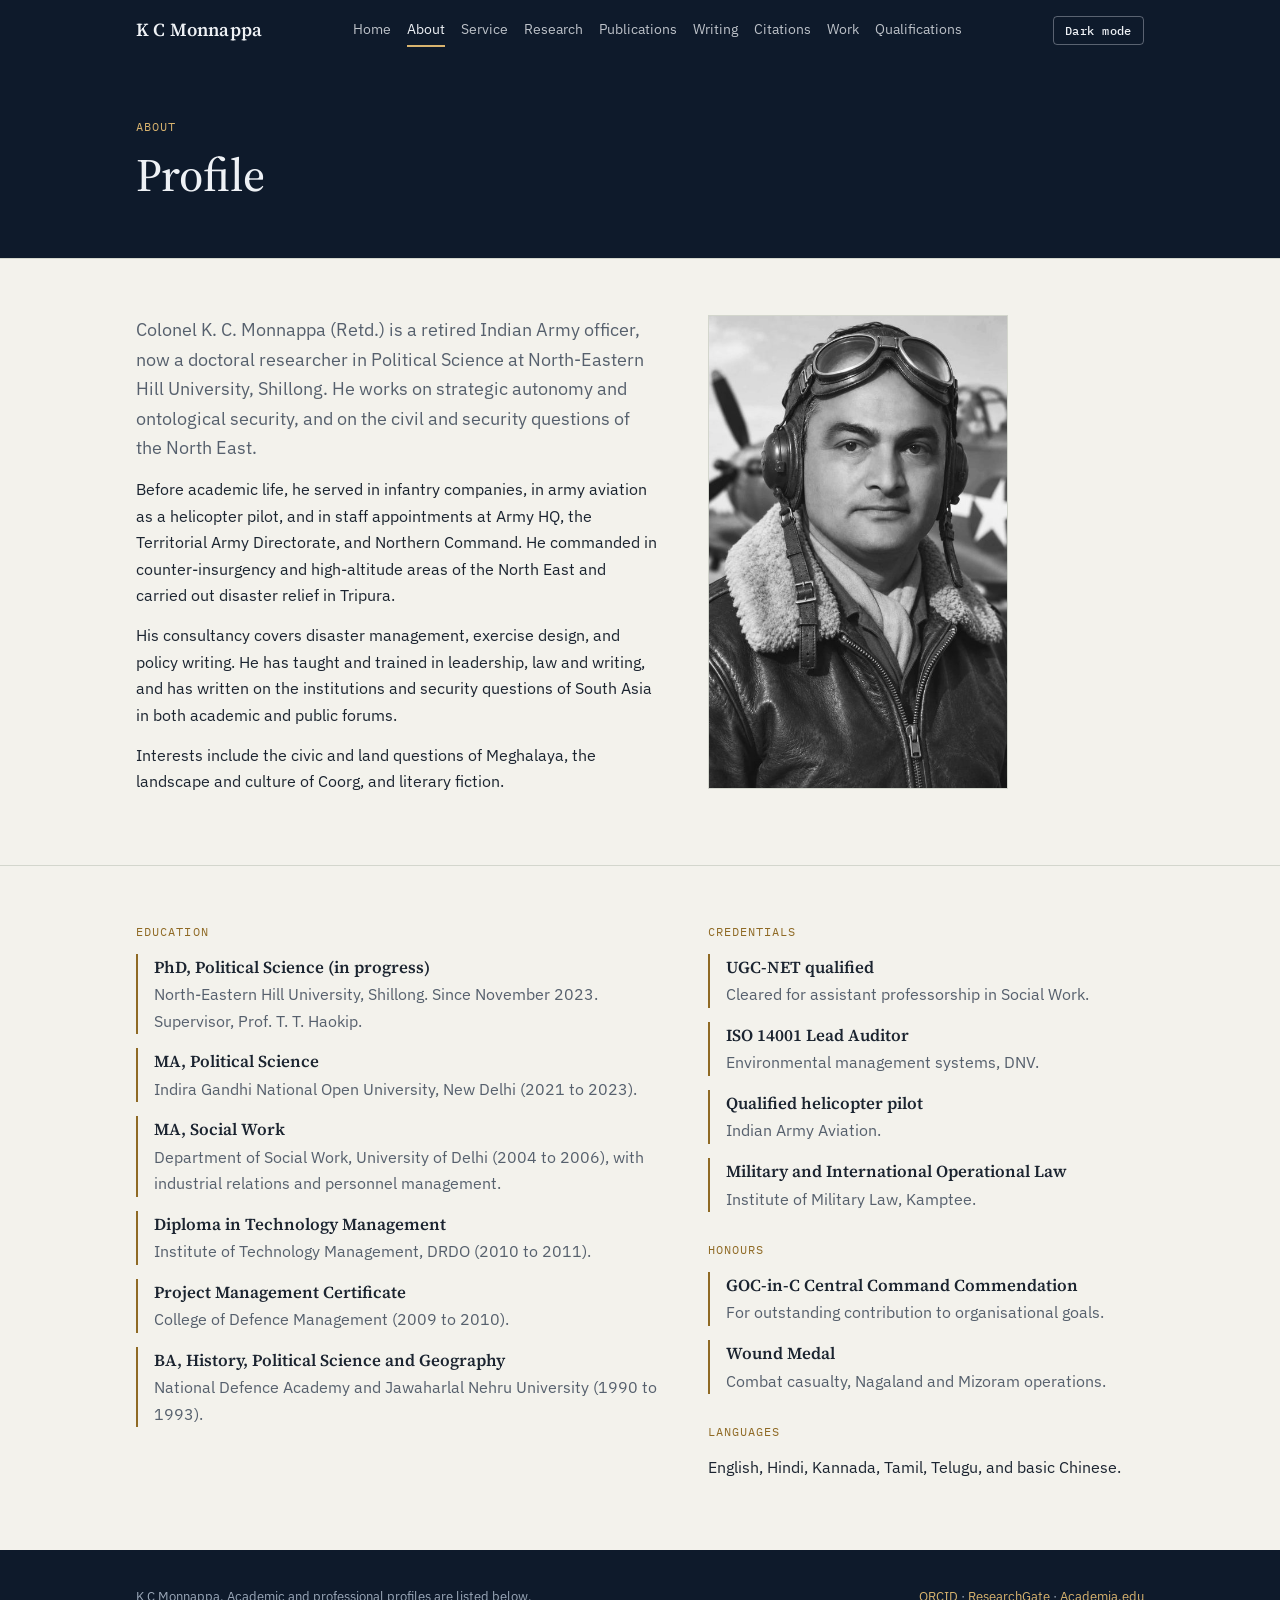
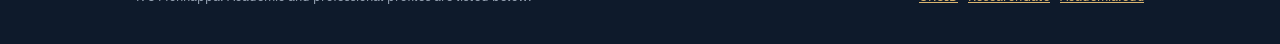
<file: about.html>
<!doctype html>
<html lang="en">
<head>
<meta charset="utf-8">
<meta name="viewport" content="width=device-width, initial-scale=1, viewport-fit=cover">
<meta name="claude:viewport-fit-sides" content="cover">
<title>About K C Monnappa</title>
<link rel="preconnect" href="https://fonts.gstatic.com" crossorigin>
<link rel="stylesheet" href="https://fonts.googleapis.com/css2?family=Source+Serif+4:opsz,wght@8..60,400;8..60,500;8..60,600&family=IBM+Plex+Sans:wght@400;500;600&family=IBM+Plex+Mono:wght@400;500&display=swap">
<style>
:root{
  --paper:#F3F2EC; --card:#FFFFFF; --band:#0E1A2B; --band-text:#EEF1F5;
  --text:#1B2430; --muted:#56606D; --rule:#D3D6CD; --accent:#8F6A25;
  color-scheme: light;
}
@media (prefers-color-scheme: dark){
  :root:not([data-theme="light"]){
    --paper:#0C1420; --card:#132034; --band:#060C15; --band-text:#E7ECF2;
    --text:#D9DFE7; --muted:#9AA7B8; --rule:#26364B; --accent:#D8B36E;
    color-scheme: dark;
  }
}
:root[data-theme="dark"]{
  --paper:#0C1420; --card:#132034; --band:#060C15; --band-text:#E7ECF2;
  --text:#D9DFE7; --muted:#9AA7B8; --rule:#26364B; --accent:#D8B36E;
  color-scheme: dark;
}
*{box-sizing:border-box}
html,body{margin:0}
body{background:var(--paper);color:var(--text);font-family:"IBM Plex Sans",system-ui,Arial,sans-serif;font-size:16px;line-height:1.65;-webkit-text-size-adjust:100%}
a{color:var(--accent)}
:focus-visible{outline:2px solid var(--accent);outline-offset:3px}
h1,h2,h3{font-family:"Source Serif 4",Georgia,"Times New Roman",serif;font-weight:500;line-height:1.15;text-wrap:balance;margin:0;color:var(--text)}
p{margin:0 0 14px;max-width:68ch}
.wrap{max-width:1040px;margin:0 auto;padding-inline:max(16px,env(safe-area-inset-left,0px)) max(16px,env(safe-area-inset-right,0px));}
.wrap > *{min-width:0}
.band{background:var(--band);color:var(--band-text)}
.band .wrap{padding-block:0}
.label{font-family:"IBM Plex Mono",ui-monospace,Menlo,monospace;font-size:12px;letter-spacing:.09em;text-transform:uppercase;color:var(--accent);display:block;margin-bottom:12px}
.band .label{color:#D8B36E}
section.block{padding-block:56px;border-top:1px solid var(--rule)}
section.block:first-of-type{border-top:0}
h2.sec{font-size:clamp(1.7rem,4vw,2.2rem);margin-bottom:20px}
.lede{font-size:1.15rem;line-height:1.6;color:var(--muted);max-width:60ch}

/* header */
.site-head{position:sticky;top:env(safe-area-inset-top,0px);z-index:5;background:var(--band);color:var(--band-text)}
.site-head .wrap{display:flex;align-items:center;justify-content:space-between;gap:14px;flex-wrap:wrap;padding-block:14px}
.brand{font-family:"Source Serif 4",Georgia,serif;font-size:1.15rem;font-weight:600;color:var(--band-text);text-decoration:none;letter-spacing:.01em}
.nav{display:flex;flex-wrap:wrap;gap:4px 16px}
.nav a{color:var(--band-text);opacity:.78;text-decoration:none;font-size:14px;padding:4px 0;border-bottom:2px solid transparent}
.nav a:hover{opacity:1}
.nav a[aria-current="page"]{opacity:1;border-bottom-color:#D8B36E}
.theme-btn{font:500 12px "IBM Plex Mono",monospace;letter-spacing:.04em;background:transparent;color:var(--band-text);border:1px solid rgba(231,236,242,.35);border-radius:4px;padding:6px 11px;cursor:pointer}

/* hero */
.hero{padding-block:64px}
.hero-grid{display:grid;grid-template-columns:minmax(0,1.35fr) minmax(0,1fr);gap:48px;align-items:center}
.hero h1{font-size:clamp(2.1rem,5.4vw,3.3rem);letter-spacing:-.01em;margin:10px 0 18px;color:var(--band-text)}
.hero .lede{color:#B9C4D2}
.hero .photo{width:100%;max-width:340px;justify-self:end;aspect-ratio:520/822;object-fit:cover;display:block;border:1px solid rgba(231,236,242,.18)}
.hero .status{display:flex;gap:10px;flex-wrap:wrap;margin-top:24px}
.tag{font:400 12px "IBM Plex Mono",monospace;border:1px solid rgba(231,236,242,.3);color:#D6DEE8;padding:4px 10px;border-radius:3px}
.tag.gold{border-color:#D8B36E;color:#D8B36E}

/* figures */
.figures{display:grid;grid-template-columns:repeat(auto-fit,minmax(min(100%,200px),1fr));gap:0;border-top:1px solid var(--rule);border-bottom:1px solid var(--rule)}
.figures > div{padding:22px 20px;border-left:1px solid var(--rule)}
.figures > div:first-child{border-left:0}
.figures .n{font-family:"Source Serif 4",Georgia,serif;font-size:2.4rem;line-height:1;color:var(--text);font-variant-numeric:tabular-nums}
.figures .t{font-size:13px;color:var(--muted);margin-top:8px}

/* cards */
.cards{display:grid;grid-template-columns:repeat(auto-fit,minmax(min(100%,260px),1fr));gap:18px}
.card{background:var(--card);border:1px solid var(--rule);padding:24px;display:flex;flex-direction:column;gap:10px;text-decoration:none;color:var(--text);min-width:0}
a.card:hover{border-color:var(--accent)}
.card h3{font-size:1.25rem}
.card p{margin:0;color:var(--muted);font-size:15px}
.card .more{margin-top:auto;font:500 12px "IBM Plex Mono",monospace;color:var(--accent);letter-spacing:.04em}

/* timeline */
.tl{list-style:none;margin:0;padding:0;border-left:1px solid var(--rule);display:grid;gap:0}
.tl li{position:relative;padding:4px 0 28px 28px}
.tl li::before{content:"";position:absolute;left:-5px;top:9px;width:9px;height:9px;background:var(--paper);border:2px solid var(--accent)}
.tl .yr{font:500 12px "IBM Plex Mono",monospace;color:var(--accent);letter-spacing:.04em}
.tl h3{font-size:1.25rem;margin:4px 0 8px}
.tl p{color:var(--muted);margin:0 0 8px}

/* details accordion */
.acc{display:grid;gap:10px}
.acc details{background:var(--card);border:1px solid var(--rule);padding:14px 18px}
.acc summary{cursor:pointer;font-family:"Source Serif 4",Georgia,serif;font-size:1.15rem;list-style:none;display:flex;justify-content:space-between;gap:12px}
.acc summary::-webkit-details-marker{display:none}
.acc summary::after{content:"+";font-family:"IBM Plex Mono",monospace;color:var(--accent)}
.acc details[open] summary::after{content:"-"}
.acc details p{margin:12px 0 0;color:var(--muted);font-size:15px}

/* publications */
.toolbar{display:grid;grid-template-columns:minmax(0,2fr) minmax(0,1fr) minmax(0,1fr);gap:12px;margin-bottom:12px}
.toolbar input,.toolbar select{width:100%;font:15px "IBM Plex Sans",sans-serif;color:var(--text);background:var(--card);border:1px solid var(--rule);padding:10px 12px;border-radius:0}
@media (max-width:720px){.toolbar{grid-template-columns:1fr}}
.count{font:12px "IBM Plex Mono",monospace;color:var(--muted);margin:6px 0 4px;letter-spacing:.03em}
.pubs{list-style:none;margin:0;padding:0}
.pubs li{border-top:1px solid var(--rule);padding:16px 0;display:grid;grid-template-columns:64px minmax(0,1fr);gap:4px 18px}
.pubs li:last-child{border-bottom:1px solid var(--rule)}
.pubs .y{font:500 13px "IBM Plex Mono",monospace;color:var(--accent);padding-top:3px}
.pubs .ti{font-family:"Source Serif 4",Georgia,serif;font-size:1.08rem;line-height:1.35;color:var(--text)}
.pubs .meta{font-size:13px;color:var(--muted);margin-top:6px;display:flex;flex-wrap:wrap;gap:6px 14px}
.pubs .st{font:500 11px "IBM Plex Mono",monospace;text-transform:uppercase;letter-spacing:.06em;padding:2px 7px;border:1px solid var(--rule);border-radius:2px}
.pubs .st.pub{border-color:var(--accent);color:var(--accent)}
.pubs[hidden]{display:none}
.bars{width:100%;height:auto;display:block;max-width:560px}
.bars text{fill:var(--muted);font:12px "IBM Plex Mono",monospace}
.bars .val{fill:var(--text)}
.bars rect{fill:var(--accent)}
.stat-row{display:flex;gap:28px;flex-wrap:wrap;margin:6px 0 26px}
.stat-row div{font-size:13px;color:var(--muted)}
.stat-row b{display:block;font:500 1.7rem "Source Serif 4",Georgia,serif;color:var(--text);font-variant-numeric:tabular-nums}
.profiles{display:flex;gap:12px;flex-wrap:wrap;margin-top:18px}
.profiles a{font:500 13px "IBM Plex Mono",monospace;border:1px solid var(--rule);padding:8px 12px;text-decoration:none;background:var(--card)}

/* lists */
.bullets{list-style:none;margin:0;padding:0;display:grid;gap:14px}
.bullets li{border-left:2px solid var(--accent);padding-left:16px;max-width:70ch}
.bullets b{display:block;font-family:"Source Serif 4",Georgia,serif;font-weight:600;font-size:1.05rem;color:var(--text)}
.bullets span{color:var(--muted)}
.two{display:grid;grid-template-columns:minmax(0,1.2fr) minmax(0,1fr);gap:48px}
@media (max-width:820px){.two,.hero-grid{grid-template-columns:minmax(0,1fr)}.hero .photo{justify-self:start}}
.chips{display:flex;flex-wrap:wrap;gap:8px;margin-bottom:18px}
.chip{font:500 12px "IBM Plex Mono",monospace;padding:7px 12px;border:1px solid var(--rule);background:var(--card);color:var(--text);cursor:pointer;border-radius:2px}
.chip[aria-pressed="true"]{background:var(--band);color:var(--band-text);border-color:var(--band)}

/* footer */
.site-foot{padding-block:36px;font-size:13px;color:#9AA7B8}
.site-foot a{color:#D8B36E}
.site-foot .wrap{display:flex;justify-content:space-between;gap:16px;flex-wrap:wrap}

@media (prefers-reduced-motion:reduce){*{transition:none!important;animation:none!important}}
[hidden]{display:none!important}
</style>
</head>
<body>
<header class="site-head">
  <div class="wrap">
    <a class="brand" href="index.html">K C Monnappa</a>
    <nav class="nav" aria-label="Main"><a href="index.html">Home</a><a href="about.html" aria-current="page">About</a><a href="service.html">Service</a><a href="research.html">Research</a><a href="publications.html">Publications</a><a href="writing.html">Writing</a><a href="citations.html">Citations</a><a href="work.html">Work</a><a href="qualifications.html">Qualifications</a></nav>
    <button class="theme-btn" id="themeToggle" type="button" aria-label="Switch colour theme">Dark mode</button>
  </div>
</header>
<main>

<section class="band">
  <div class="wrap" style="padding-block:56px">
    <span class="label">About</span>
    <h1 style="font-size:clamp(2rem,4.8vw,2.9rem);color:var(--band-text)">Profile</h1>
  </div>
</section>
<section class="block">
  <div class="wrap two">
    <div>
      <p class="lede">Colonel K. C. Monnappa (Retd.) is a retired Indian Army officer, now a doctoral researcher in Political Science at North-Eastern Hill University, Shillong. He works on strategic autonomy and ontological security, and on the civil and security questions of the North East.</p>
      <p>Before academic life, he served in infantry companies, in army aviation as a helicopter pilot, and in staff appointments at Army HQ, the Territorial Army Directorate, and Northern Command. He commanded in counter-insurgency and high-altitude areas of the North East and carried out disaster relief in Tripura.</p>
      <p>His consultancy covers disaster management, exercise design, and policy writing. He has taught and trained in leadership, law and writing, and has written on the institutions and security questions of South Asia in both academic and public forums.</p>
      <p>Interests include the civic and land questions of Meghalaya, the landscape and culture of Coorg, and literary fiction.</p>
    </div>
    <div>
      <img class="photo" src="[data-uri]" alt="Black and white portrait of K C Monnappa" style="width:100%;max-width:300px;aspect-ratio:520/822;object-fit:cover;border:1px solid var(--rule)">
    </div>
  </div>
</section>
<section class="block">
  <div class="wrap two">
    <div>
      <span class="label">Education</span>
      <ul class="bullets">
        <li><b>PhD, Political Science (in progress)</b><span>North-Eastern Hill University, Shillong. Since November 2023. Supervisor, Prof. T. T. Haokip.</span></li>
        <li><b>MA, Political Science</b><span>Indira Gandhi National Open University, New Delhi (2021 to 2023).</span></li>
        <li><b>MA, Social Work</b><span>Department of Social Work, University of Delhi (2004 to 2006), with industrial relations and personnel management.</span></li>
        <li><b>Diploma in Technology Management</b><span>Institute of Technology Management, DRDO (2010 to 2011).</span></li>
        <li><b>Project Management Certificate</b><span>College of Defence Management (2009 to 2010).</span></li>
        <li><b>BA, History, Political Science and Geography</b><span>National Defence Academy and Jawaharlal Nehru University (1990 to 1993).</span></li>
      </ul>
    </div>
    <div>
      <span class="label">Credentials</span>
      <ul class="bullets">
        <li><b>UGC-NET qualified</b><span>Cleared for assistant professorship in Social Work.</span></li>
        <li><b>ISO 14001 Lead Auditor</b><span>Environmental management systems, DNV.</span></li>
        <li><b>Qualified helicopter pilot</b><span>Indian Army Aviation.</span></li>
        <li><b>Military and International Operational Law</b><span>Institute of Military Law, Kamptee.</span></li>
      </ul>
      <span class="label" style="margin-top:28px">Honours</span>
      <ul class="bullets">
        <li><b>GOC-in-C Central Command Commendation</b><span>For outstanding contribution to organisational goals.</span></li>
        <li><b>Wound Medal</b><span>Combat casualty, Nagaland and Mizoram operations.</span></li>
      </ul>
      <span class="label" style="margin-top:28px">Languages</span>
      <p>English, Hindi, Kannada, Tamil, Telugu, and basic Chinese.</p>
    </div>
  </div>
</section>

</main>
<footer class="site-foot band">
  <div class="wrap">
    <span>K C Monnappa. Academic and professional profiles are listed below.</span>
    <span>
      <a href="https://orcid.org/0009-0003-9625-8953" target="_blank" rel="noopener">ORCID</a> &middot;
      <a href="https://www.researchgate.net/profile/Monnappa-K-C/research" target="_blank" rel="noopener">ResearchGate</a> &middot;
      <a href="https://nehu.academia.edu/Monnappakc" target="_blank" rel="noopener">Academia.edu</a>
    </span>
  </div>
</footer>
<script>
(function(){
  var root=document.documentElement, btn=document.getElementById('themeToggle');
  function isDark(){var e=root.getAttribute('data-theme'); if(e) return e==='dark';
    return !!(window.matchMedia&&window.matchMedia('(prefers-color-scheme: dark)').matches);}
  function sync(){ if(btn) btn.textContent = isDark() ? 'Light mode' : 'Dark mode'; }
  if(btn) btn.addEventListener('click',function(){var n=isDark()?'light':'dark';root.setAttribute('data-theme',n);try{localStorage.setItem('kcm-theme',n)}catch(e){} sync();});
  try{var s=localStorage.getItem('kcm-theme'); if(s==='light'||s==='dark') root.setAttribute('data-theme',s);}catch(e){}
  sync();
})();
</script>
</body>
</html>
</file>
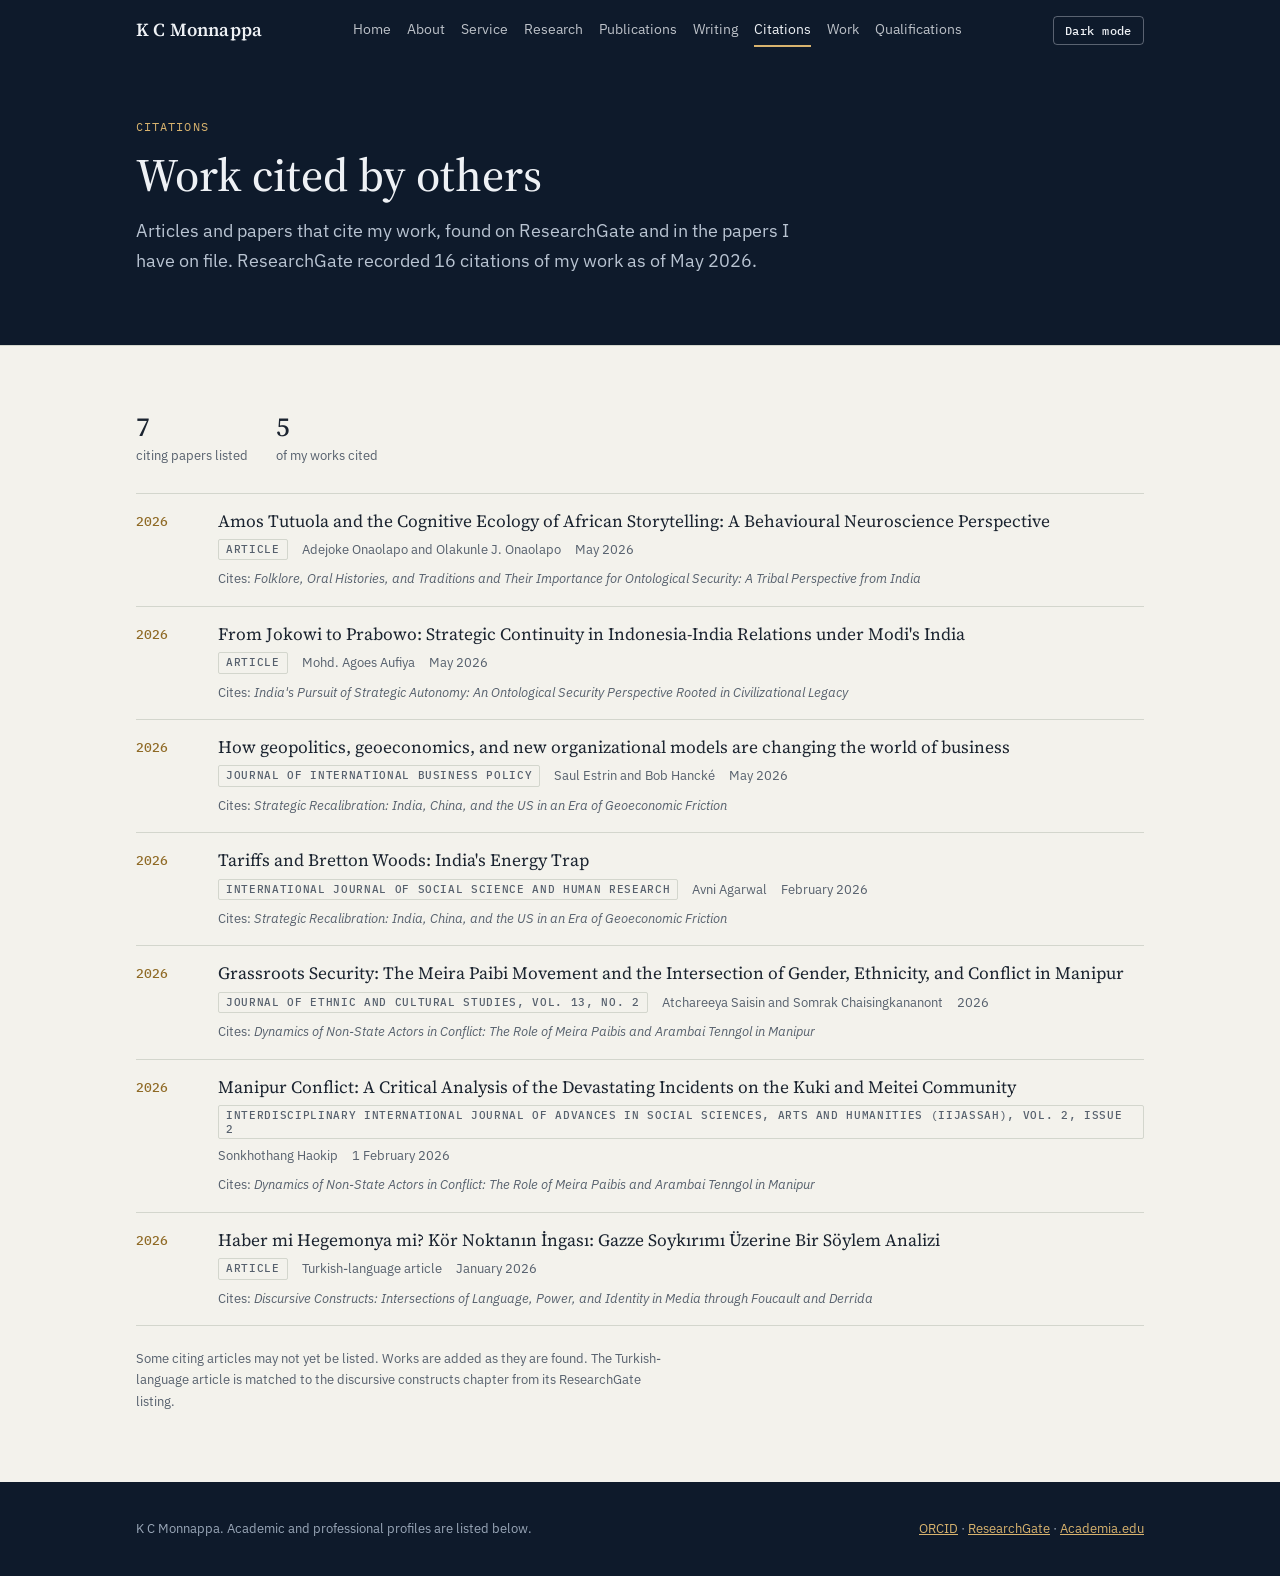
<file: citations.html>
<!doctype html>
<html lang="en">
<head>
<meta charset="utf-8">
<meta name="viewport" content="width=device-width, initial-scale=1, viewport-fit=cover">
<meta name="claude:viewport-fit-sides" content="cover">
<title>Citations</title>
<link rel="preconnect" href="https://fonts.gstatic.com" crossorigin>
<link rel="stylesheet" href="https://fonts.googleapis.com/css2?family=Source+Serif+4:opsz,wght@8..60,400;8..60,500;8..60,600&family=IBM+Plex+Sans:wght@400;500;600&family=IBM+Plex+Mono:wght@400;500&display=swap">
<style>
:root{
  --paper:#F3F2EC; --card:#FFFFFF; --band:#0E1A2B; --band-text:#EEF1F5;
  --text:#1B2430; --muted:#56606D; --rule:#D3D6CD; --accent:#8F6A25;
  color-scheme: light;
}
@media (prefers-color-scheme: dark){
  :root:not([data-theme="light"]){
    --paper:#0C1420; --card:#132034; --band:#060C15; --band-text:#E7ECF2;
    --text:#D9DFE7; --muted:#9AA7B8; --rule:#26364B; --accent:#D8B36E;
    color-scheme: dark;
  }
}
:root[data-theme="dark"]{
  --paper:#0C1420; --card:#132034; --band:#060C15; --band-text:#E7ECF2;
  --text:#D9DFE7; --muted:#9AA7B8; --rule:#26364B; --accent:#D8B36E;
  color-scheme: dark;
}
*{box-sizing:border-box}
html,body{margin:0}
body{background:var(--paper);color:var(--text);font-family:"IBM Plex Sans",system-ui,Arial,sans-serif;font-size:16px;line-height:1.65;-webkit-text-size-adjust:100%}
a{color:var(--accent)}
:focus-visible{outline:2px solid var(--accent);outline-offset:3px}
h1,h2,h3{font-family:"Source Serif 4",Georgia,"Times New Roman",serif;font-weight:500;line-height:1.15;text-wrap:balance;margin:0;color:var(--text)}
p{margin:0 0 14px;max-width:68ch}
.wrap{max-width:1040px;margin:0 auto;padding-inline:max(16px,env(safe-area-inset-left,0px)) max(16px,env(safe-area-inset-right,0px));}
.wrap > *{min-width:0}
.band{background:var(--band);color:var(--band-text)}
.band .wrap{padding-block:0}
.label{font-family:"IBM Plex Mono",ui-monospace,Menlo,monospace;font-size:12px;letter-spacing:.09em;text-transform:uppercase;color:var(--accent);display:block;margin-bottom:12px}
.band .label{color:#D8B36E}
section.block{padding-block:56px;border-top:1px solid var(--rule)}
section.block:first-of-type{border-top:0}
h2.sec{font-size:clamp(1.7rem,4vw,2.2rem);margin-bottom:20px}
.lede{font-size:1.15rem;line-height:1.6;color:var(--muted);max-width:60ch}

/* header */
.site-head{position:sticky;top:env(safe-area-inset-top,0px);z-index:5;background:var(--band);color:var(--band-text)}
.site-head .wrap{display:flex;align-items:center;justify-content:space-between;gap:14px;flex-wrap:wrap;padding-block:14px}
.brand{font-family:"Source Serif 4",Georgia,serif;font-size:1.15rem;font-weight:600;color:var(--band-text);text-decoration:none;letter-spacing:.01em}
.nav{display:flex;flex-wrap:wrap;gap:4px 16px}
.nav a{color:var(--band-text);opacity:.78;text-decoration:none;font-size:14px;padding:4px 0;border-bottom:2px solid transparent}
.nav a:hover{opacity:1}
.nav a[aria-current="page"]{opacity:1;border-bottom-color:#D8B36E}
.theme-btn{font:500 12px "IBM Plex Mono",monospace;letter-spacing:.04em;background:transparent;color:var(--band-text);border:1px solid rgba(231,236,242,.35);border-radius:4px;padding:6px 11px;cursor:pointer}

/* hero */
.hero{padding-block:64px}
.hero-grid{display:grid;grid-template-columns:minmax(0,1.35fr) minmax(0,1fr);gap:48px;align-items:center}
.hero h1{font-size:clamp(2.1rem,5.4vw,3.3rem);letter-spacing:-.01em;margin:10px 0 18px;color:var(--band-text)}
.hero .lede{color:#B9C4D2}
.hero .photo{width:100%;max-width:340px;justify-self:end;aspect-ratio:520/822;object-fit:cover;display:block;border:1px solid rgba(231,236,242,.18)}
.hero .status{display:flex;gap:10px;flex-wrap:wrap;margin-top:24px}
.tag{font:400 12px "IBM Plex Mono",monospace;border:1px solid rgba(231,236,242,.3);color:#D6DEE8;padding:4px 10px;border-radius:3px}
.tag.gold{border-color:#D8B36E;color:#D8B36E}

/* figures */
.figures{display:grid;grid-template-columns:repeat(auto-fit,minmax(min(100%,200px),1fr));gap:0;border-top:1px solid var(--rule);border-bottom:1px solid var(--rule)}
.figures > div{padding:22px 20px;border-left:1px solid var(--rule)}
.figures > div:first-child{border-left:0}
.figures .n{font-family:"Source Serif 4",Georgia,serif;font-size:2.4rem;line-height:1;color:var(--text);font-variant-numeric:tabular-nums}
.figures .t{font-size:13px;color:var(--muted);margin-top:8px}

/* cards */
.cards{display:grid;grid-template-columns:repeat(auto-fit,minmax(min(100%,260px),1fr));gap:18px}
.card{background:var(--card);border:1px solid var(--rule);padding:24px;display:flex;flex-direction:column;gap:10px;text-decoration:none;color:var(--text);min-width:0}
a.card:hover{border-color:var(--accent)}
.card h3{font-size:1.25rem}
.card p{margin:0;color:var(--muted);font-size:15px}
.card .more{margin-top:auto;font:500 12px "IBM Plex Mono",monospace;color:var(--accent);letter-spacing:.04em}

/* timeline */
.tl{list-style:none;margin:0;padding:0;border-left:1px solid var(--rule);display:grid;gap:0}
.tl li{position:relative;padding:4px 0 28px 28px}
.tl li::before{content:"";position:absolute;left:-5px;top:9px;width:9px;height:9px;background:var(--paper);border:2px solid var(--accent)}
.tl .yr{font:500 12px "IBM Plex Mono",monospace;color:var(--accent);letter-spacing:.04em}
.tl h3{font-size:1.25rem;margin:4px 0 8px}
.tl p{color:var(--muted);margin:0 0 8px}

/* details accordion */
.acc{display:grid;gap:10px}
.acc details{background:var(--card);border:1px solid var(--rule);padding:14px 18px}
.acc summary{cursor:pointer;font-family:"Source Serif 4",Georgia,serif;font-size:1.15rem;list-style:none;display:flex;justify-content:space-between;gap:12px}
.acc summary::-webkit-details-marker{display:none}
.acc summary::after{content:"+";font-family:"IBM Plex Mono",monospace;color:var(--accent)}
.acc details[open] summary::after{content:"-"}
.acc details p{margin:12px 0 0;color:var(--muted);font-size:15px}

/* publications */
.toolbar{display:grid;grid-template-columns:minmax(0,2fr) minmax(0,1fr) minmax(0,1fr);gap:12px;margin-bottom:12px}
.toolbar input,.toolbar select{width:100%;font:15px "IBM Plex Sans",sans-serif;color:var(--text);background:var(--card);border:1px solid var(--rule);padding:10px 12px;border-radius:0}
@media (max-width:720px){.toolbar{grid-template-columns:1fr}}
.count{font:12px "IBM Plex Mono",monospace;color:var(--muted);margin:6px 0 4px;letter-spacing:.03em}
.pubs{list-style:none;margin:0;padding:0}
.pubs li{border-top:1px solid var(--rule);padding:16px 0;display:grid;grid-template-columns:64px minmax(0,1fr);gap:4px 18px}
.pubs li:last-child{border-bottom:1px solid var(--rule)}
.pubs .y{font:500 13px "IBM Plex Mono",monospace;color:var(--accent);padding-top:3px}
.pubs .ti{font-family:"Source Serif 4",Georgia,serif;font-size:1.08rem;line-height:1.35;color:var(--text)}
.pubs .meta{font-size:13px;color:var(--muted);margin-top:6px;display:flex;flex-wrap:wrap;gap:6px 14px}
.pubs .st{font:500 11px "IBM Plex Mono",monospace;text-transform:uppercase;letter-spacing:.06em;padding:2px 7px;border:1px solid var(--rule);border-radius:2px}
.pubs .st.pub{border-color:var(--accent);color:var(--accent)}
.pubs[hidden]{display:none}
.bars{width:100%;height:auto;display:block;max-width:560px}
.bars text{fill:var(--muted);font:12px "IBM Plex Mono",monospace}
.bars .val{fill:var(--text)}
.bars rect{fill:var(--accent)}
.stat-row{display:flex;gap:28px;flex-wrap:wrap;margin:6px 0 26px}
.stat-row div{font-size:13px;color:var(--muted)}
.stat-row b{display:block;font:500 1.7rem "Source Serif 4",Georgia,serif;color:var(--text);font-variant-numeric:tabular-nums}
.profiles{display:flex;gap:12px;flex-wrap:wrap;margin-top:18px}
.profiles a{font:500 13px "IBM Plex Mono",monospace;border:1px solid var(--rule);padding:8px 12px;text-decoration:none;background:var(--card)}

/* lists */
.bullets{list-style:none;margin:0;padding:0;display:grid;gap:14px}
.bullets li{border-left:2px solid var(--accent);padding-left:16px;max-width:70ch}
.bullets b{display:block;font-family:"Source Serif 4",Georgia,serif;font-weight:600;font-size:1.05rem;color:var(--text)}
.bullets span{color:var(--muted)}
.two{display:grid;grid-template-columns:minmax(0,1.2fr) minmax(0,1fr);gap:48px}
@media (max-width:820px){.two,.hero-grid{grid-template-columns:minmax(0,1fr)}.hero .photo{justify-self:start}}
.chips{display:flex;flex-wrap:wrap;gap:8px;margin-bottom:18px}
.chip{font:500 12px "IBM Plex Mono",monospace;padding:7px 12px;border:1px solid var(--rule);background:var(--card);color:var(--text);cursor:pointer;border-radius:2px}
.chip[aria-pressed="true"]{background:var(--band);color:var(--band-text);border-color:var(--band)}

/* footer */
.site-foot{padding-block:36px;font-size:13px;color:#9AA7B8}
.site-foot a{color:#D8B36E}
.site-foot .wrap{display:flex;justify-content:space-between;gap:16px;flex-wrap:wrap}

@media (prefers-reduced-motion:reduce){*{transition:none!important;animation:none!important}}
[hidden]{display:none!important}
</style>
</head>
<body>
<header class="site-head">
  <div class="wrap">
    <a class="brand" href="index.html">K C Monnappa</a>
    <nav class="nav" aria-label="Main"><a href="index.html">Home</a><a href="about.html">About</a><a href="service.html">Service</a><a href="research.html">Research</a><a href="publications.html">Publications</a><a href="writing.html">Writing</a><a href="citations.html" aria-current="page">Citations</a><a href="work.html">Work</a><a href="qualifications.html">Qualifications</a></nav>
    <button class="theme-btn" id="themeToggle" type="button" aria-label="Switch colour theme">Dark mode</button>
  </div>
</header>
<main>

<section class="band"><div class="wrap" style="padding-block:56px">
  <span class="label">Citations</span>
  <h1 style="font-size:clamp(2rem,4.8vw,2.9rem);color:var(--band-text)">Work cited by others</h1>
  <p class="lede" style="color:#B9C4D2;margin-top:14px">Articles and papers that cite my work, found on ResearchGate and in the papers I have on file. ResearchGate recorded 16 citations of my work as of May 2026.</p>
</div></section>
<section class="block"><div class="wrap">
  <div class="stat-row">
    <div><b>7</b>citing papers listed</div>
    <div><b>5</b>of my works cited</div>
  </div>
  <ol class="pubs" style="border-bottom:0"><li><span class="y">2026</span><div><div class="ti">Amos Tutuola and the Cognitive Ecology of African Storytelling: A Behavioural Neuroscience Perspective</div><div class="meta"><span class="st">Article</span><span>Adejoke Onaolapo and Olakunle J. Onaolapo</span><span>May 2026</span></div><div class="meta" style="margin-top:8px"><span>Cites: <em>Folklore, Oral Histories, and Traditions and Their Importance for Ontological Security: A Tribal Perspective from India</em></span></div></div></li><li><span class="y">2026</span><div><div class="ti">From Jokowi to Prabowo: Strategic Continuity in Indonesia-India Relations under Modi&#x27;s India</div><div class="meta"><span class="st">Article</span><span>Mohd. Agoes Aufiya</span><span>May 2026</span></div><div class="meta" style="margin-top:8px"><span>Cites: <em>India&#x27;s Pursuit of Strategic Autonomy: An Ontological Security Perspective Rooted in Civilizational Legacy</em></span></div></div></li><li><span class="y">2026</span><div><div class="ti">How geopolitics, geoeconomics, and new organizational models are changing the world of business</div><div class="meta"><span class="st">Journal of International Business Policy</span><span>Saul Estrin and Bob Hancké</span><span>May 2026</span></div><div class="meta" style="margin-top:8px"><span>Cites: <em>Strategic Recalibration: India, China, and the US in an Era of Geoeconomic Friction</em></span></div></div></li><li><span class="y">2026</span><div><div class="ti">Tariffs and Bretton Woods: India&#x27;s Energy Trap</div><div class="meta"><span class="st">International Journal of Social Science and Human Research</span><span>Avni Agarwal</span><span>February 2026</span></div><div class="meta" style="margin-top:8px"><span>Cites: <em>Strategic Recalibration: India, China, and the US in an Era of Geoeconomic Friction</em></span></div></div></li><li><span class="y">2026</span><div><div class="ti">Grassroots Security: The Meira Paibi Movement and the Intersection of Gender, Ethnicity, and Conflict in Manipur</div><div class="meta"><span class="st">Journal of Ethnic and Cultural Studies, Vol. 13, No. 2</span><span>Atchareeya Saisin and Somrak Chaisingkananont</span><span>2026</span></div><div class="meta" style="margin-top:8px"><span>Cites: <em>Dynamics of Non-State Actors in Conflict: The Role of Meira Paibis and Arambai Tenngol in Manipur</em></span></div></div></li><li><span class="y">2026</span><div><div class="ti">Manipur Conflict: A Critical Analysis of the Devastating Incidents on the Kuki and Meitei Community</div><div class="meta"><span class="st">Interdisciplinary International Journal of Advances in Social Sciences, Arts and Humanities (IIJASSAH), Vol. 2, Issue 2</span><span>Sonkhothang Haokip</span><span>1 February 2026</span></div><div class="meta" style="margin-top:8px"><span>Cites: <em>Dynamics of Non-State Actors in Conflict: The Role of Meira Paibis and Arambai Tenngol in Manipur</em></span></div></div></li><li><span class="y">2026</span><div><div class="ti">Haber mi Hegemonya mi? Kör Noktanın İngası: Gazze Soykırımı Üzerine Bir Söylem Analizi</div><div class="meta"><span class="st">Article</span><span>Turkish-language article</span><span>January 2026</span></div><div class="meta" style="margin-top:8px"><span>Cites: <em>Discursive Constructs: Intersections of Language, Power, and Identity in Media through Foucault and Derrida</em></span></div></div></li></ol>
  <p class="placeholder-note" style="margin-top:22px;font-size:13px;color:var(--muted)">Some citing articles may not yet be listed. Works are added as they are found. The Turkish-language article is matched to the discursive constructs chapter from its ResearchGate listing.</p>
</div></section>

</main>
<footer class="site-foot band">
  <div class="wrap">
    <span>K C Monnappa. Academic and professional profiles are listed below.</span>
    <span>
      <a href="https://orcid.org/0009-0003-9625-8953" target="_blank" rel="noopener">ORCID</a> &middot;
      <a href="https://www.researchgate.net/profile/Monnappa-K-C/research" target="_blank" rel="noopener">ResearchGate</a> &middot;
      <a href="https://nehu.academia.edu/Monnappakc" target="_blank" rel="noopener">Academia.edu</a>
    </span>
  </div>
</footer>
<script>
(function(){
  var root=document.documentElement, btn=document.getElementById('themeToggle');
  function isDark(){var e=root.getAttribute('data-theme'); if(e) return e==='dark';
    return !!(window.matchMedia&&window.matchMedia('(prefers-color-scheme: dark)').matches);}
  function sync(){ if(btn) btn.textContent = isDark() ? 'Light mode' : 'Dark mode'; }
  if(btn) btn.addEventListener('click',function(){var n=isDark()?'light':'dark';root.setAttribute('data-theme',n);try{localStorage.setItem('kcm-theme',n)}catch(e){} sync();});
  try{var s=localStorage.getItem('kcm-theme'); if(s==='light'||s==='dark') root.setAttribute('data-theme',s);}catch(e){}
  sync();
})();
</script>
</body>
</html>
</file>
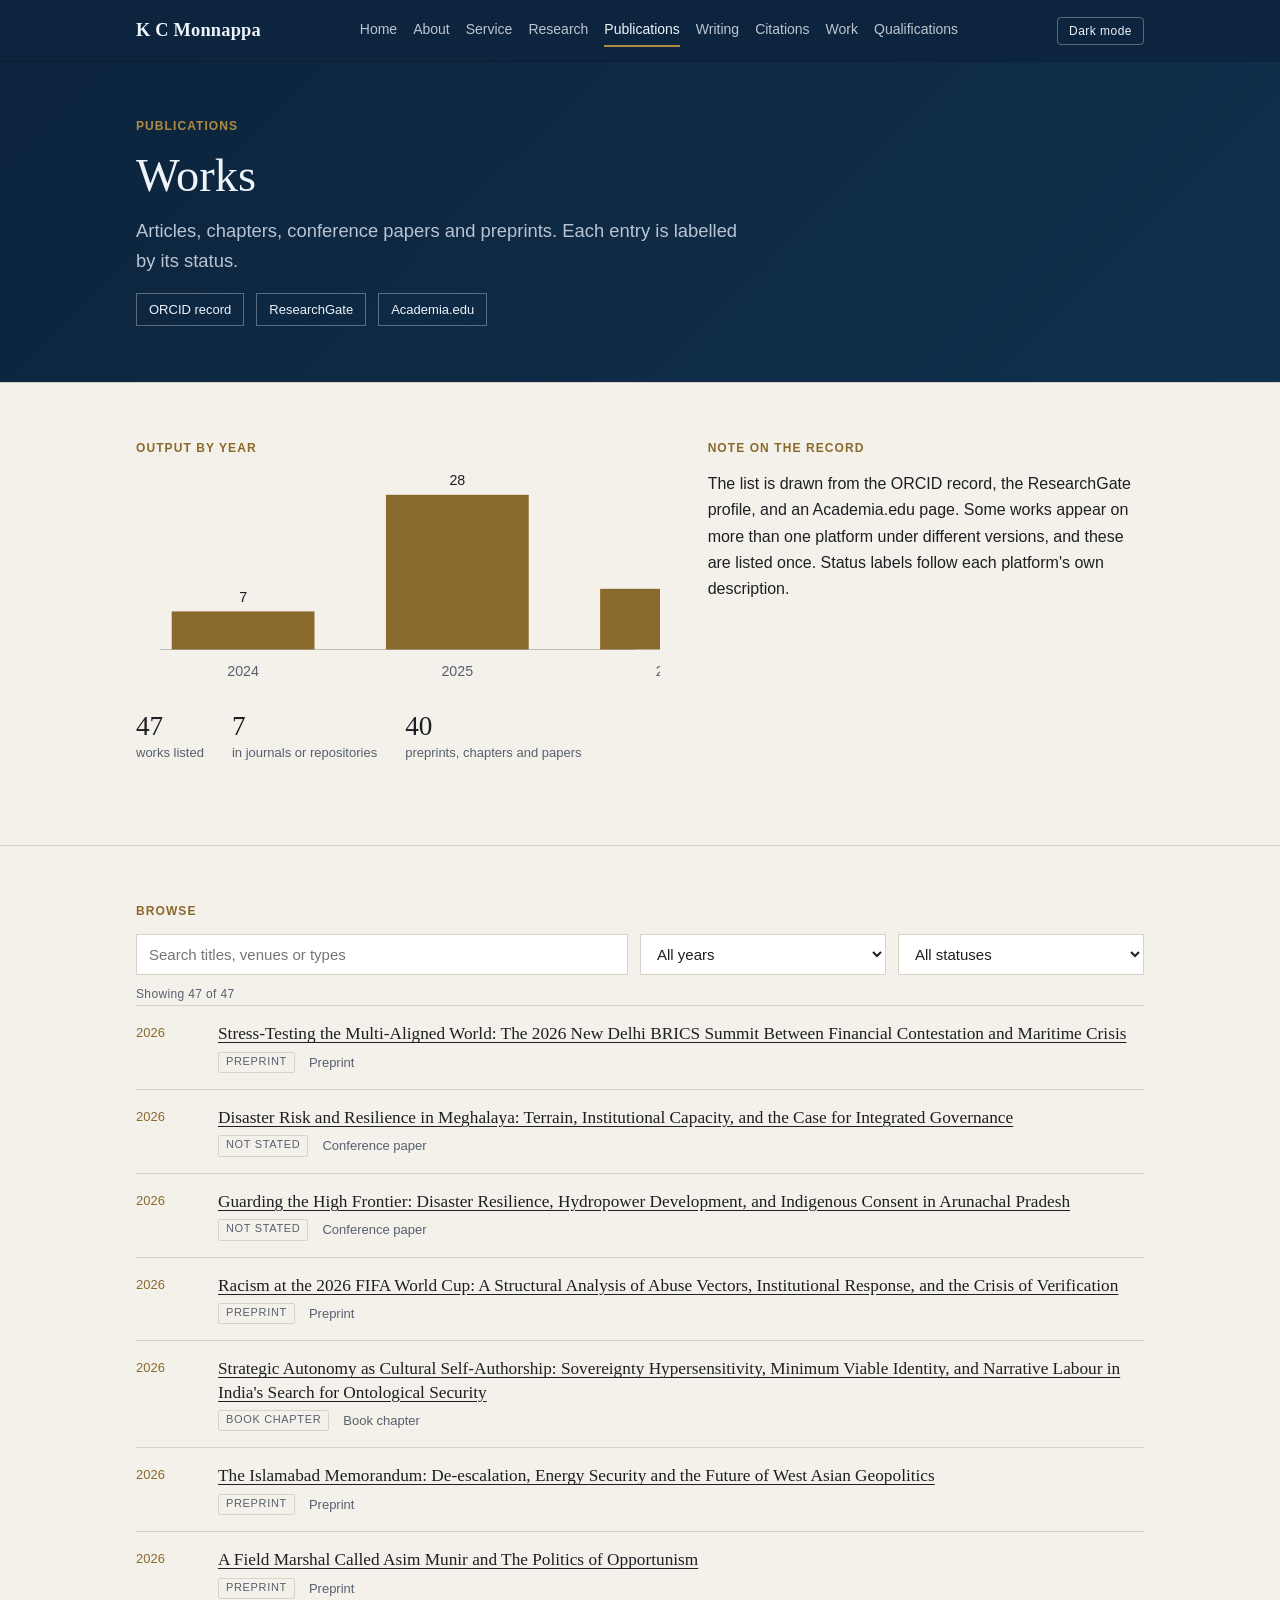
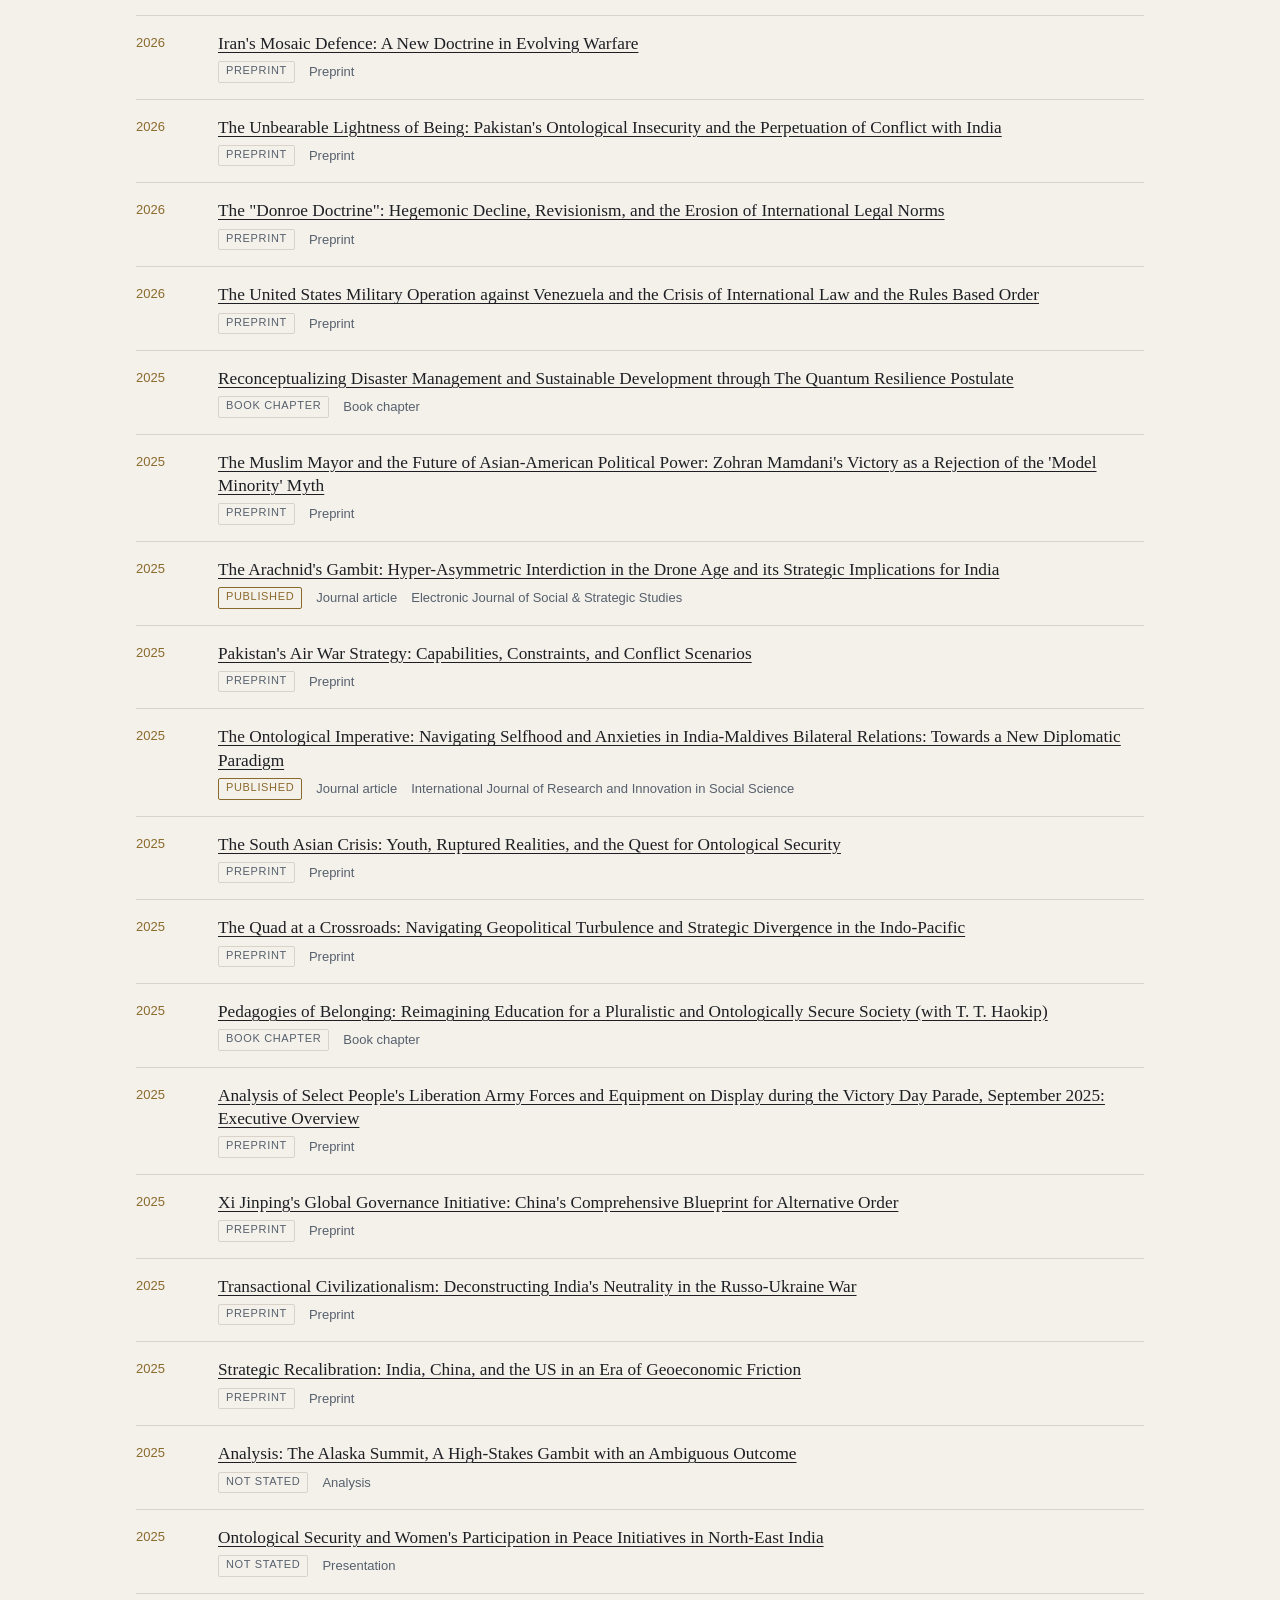
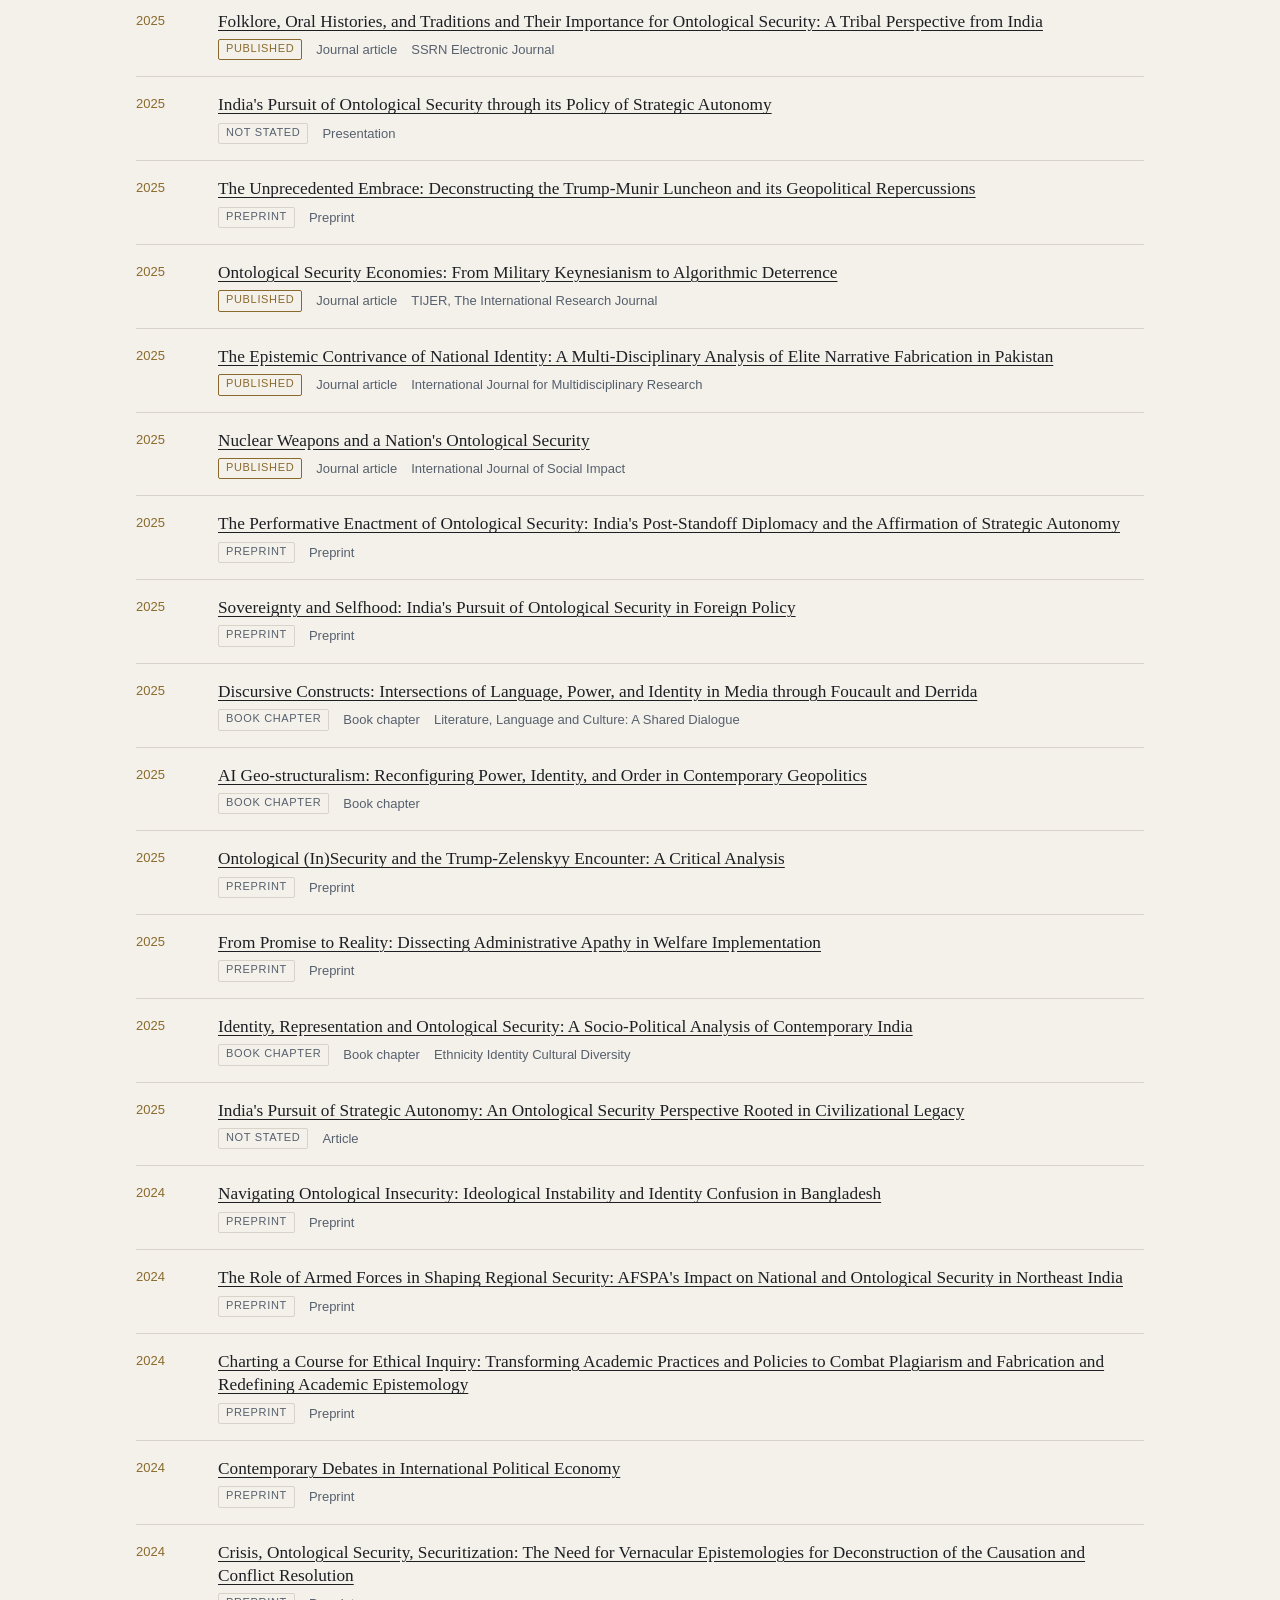
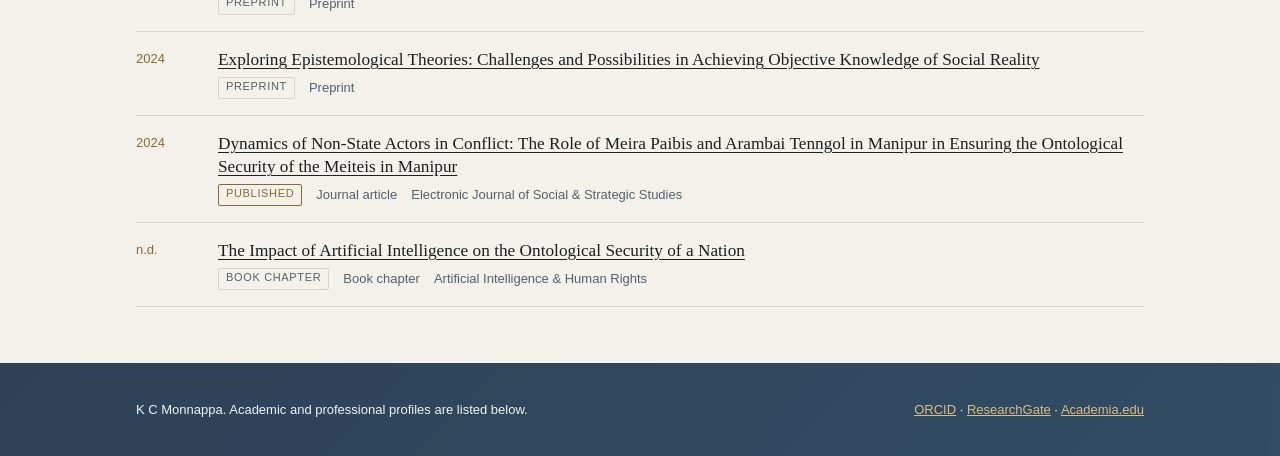
<file: publications.html>
<!doctype html>
<html lang="en">
<head>
<meta charset="utf-8">
<meta name="viewport" content="width=device-width, initial-scale=1, viewport-fit=cover">
<meta name="claude:viewport-fit-sides" content="cover">
<title>Publications</title>
<style>
:root{
  --paper:#f4f1eb; --card:#FFFFFF; --band:#0c243d; --band-2:#10304d; --band-text:#edf3f9;
  --text:#1d1f23; --muted:#56606d; --rule:#d8d2c8; --accent:#8a6a2c; --gold:#af8b42; --panel-alt:#f0ede7;
  color-scheme: light;
}
@media (prefers-color-scheme: dark){
  :root:not([data-theme="light"]){
    --paper:#0C1420; --card:#132034; --band:#060C15; --band-2:#0c1a2b; --band-text:#E7ECF2; --panel-alt:#132034; --gold:#D8B36E;
    --text:#D9DFE7; --muted:#9AA7B8; --rule:#26364B; --accent:#D8B36E;
    color-scheme: dark;
  }
}
:root[data-theme="dark"]{
  --paper:#0C1420; --card:#132034; --band:#060C15; --band-2:#0c1a2b; --band-text:#E7ECF2; --panel-alt:#132034; --gold:#D8B36E;
  --text:#D9DFE7; --muted:#9AA7B8; --rule:#26364B; --accent:#D8B36E;
  color-scheme: dark;
}
*{box-sizing:border-box}
html,body{margin:0}
body{background:var(--paper);color:var(--text);font-family:Arial,Helvetica,sans-serif;font-size:16px;line-height:1.65;-webkit-text-size-adjust:100%}
a{color:var(--accent)}
:focus-visible{outline:2px solid var(--accent);outline-offset:3px}
h1,h2,h3{font-family:Georgia,"Times New Roman",serif;font-weight:500;line-height:1.15;text-wrap:balance;margin:0;color:var(--text)}
p{margin:0 0 14px;max-width:68ch}
.wrap{max-width:1040px;margin:0 auto;padding-inline:max(16px,env(safe-area-inset-left,0px)) max(16px,env(safe-area-inset-right,0px));}
.wrap > *{min-width:0}
.band{background:linear-gradient(135deg,var(--band),var(--band-2));color:var(--band-text)}
.band .wrap{padding-block:0}
.label{font-weight:700;font-family:Arial,Helvetica,sans-serif;font-size:12px;letter-spacing:.09em;text-transform:uppercase;color:var(--accent);display:block;margin-bottom:12px}
.band .label{font-weight:700;color:var(--gold)}
section.block{padding-block:56px;border-top:1px solid var(--rule)}
section.block:first-of-type{border-top:0}
h2.sec{font-size:clamp(1.7rem,4vw,2.2rem);margin-bottom:20px}
.lede{font-size:1.15rem;line-height:1.6;color:var(--muted);max-width:60ch}

/* header */
.site-head{position:sticky;top:env(safe-area-inset-top,0px);z-index:5;background:var(--band);color:var(--band-text);box-shadow:0 1px 0 rgba(0,0,0,.2)}
.site-head .wrap{display:flex;align-items:center;justify-content:space-between;gap:14px;flex-wrap:wrap;padding-block:14px}
.brand{font-family:Georgia,"Times New Roman",serif;font-size:1.15rem;font-weight:600;color:var(--band-text);text-decoration:none;letter-spacing:.01em}
.nav{display:flex;flex-wrap:wrap;gap:4px 16px}
.nav a{color:var(--band-text);opacity:.78;text-decoration:none;font-size:14px;padding:4px 0;border-bottom:2px solid transparent}
.nav a:hover{opacity:1}
.nav a[aria-current="page"]{opacity:1;border-bottom-color:var(--gold)}
.theme-btn{font:500 12px Arial,Helvetica,sans-serif;letter-spacing:.04em;background:transparent;color:var(--band-text);border:1px solid rgba(231,236,242,.35);border-radius:4px;padding:6px 11px;cursor:pointer}

/* hero */
.hero{padding-block:64px}
.hero-grid{display:grid;grid-template-columns:minmax(0,1.4fr) minmax(0,0.9fr);gap:30px;align-items:center}
.hero h1{font-size:clamp(2.1rem,5.4vw,3.3rem);letter-spacing:-.01em;margin:10px 0 18px;color:var(--band-text)}
.hero .lede{color:#B9C4D2}
.hero .photo{width:100%;max-width:340px;justify-self:end;aspect-ratio:520/822;object-fit:cover;display:block;border:1px solid rgba(231,236,242,.18)}
.hero .status{display:flex;gap:10px;flex-wrap:wrap;margin-top:24px}
.tag{font:400 12px Arial,Helvetica,sans-serif;border:1px solid rgba(231,236,242,.3);color:#D6DEE8;padding:4px 10px;border-radius:3px}
.tag.gold{border-color:#D8B36E;color:#D8B36E}

/* figures */
.figures{display:grid;grid-template-columns:repeat(auto-fit,minmax(min(100%,200px),1fr));gap:0;border-top:1px solid var(--rule);border-bottom:1px solid var(--rule)}
.figures > div{padding:22px 20px;border-left:1px solid var(--rule)}
.figures > div:first-child{border-left:0}
.figures .n{font-family:Georgia,"Times New Roman",serif;font-size:2.4rem;line-height:1;color:var(--text);font-variant-numeric:tabular-nums}
.figures .t{font-size:13px;color:var(--muted);margin-top:8px}

/* cards */
.cards{display:grid;grid-template-columns:repeat(auto-fit,minmax(min(100%,260px),1fr));gap:18px}
.card{background:var(--card);border:1px solid var(--rule);border-radius:8px;padding:24px;display:flex;flex-direction:column;gap:10px;text-decoration:none;color:var(--text);min-width:0}
a.card:hover{border-color:var(--accent)}
.card h3{font-size:1.25rem}
.card p{margin:0;color:var(--muted);font-size:15px}
.card .more{margin-top:auto;font:500 12px Arial,Helvetica,sans-serif;color:var(--accent);letter-spacing:.04em}

/* timeline */
.tl{list-style:none;margin:0;padding:0;border-left:1px solid var(--rule);display:grid;gap:0}
.tl li{position:relative;padding:4px 0 28px 28px}
.tl li::before{content:"";position:absolute;left:-5px;top:9px;width:9px;height:9px;background:var(--paper);border:2px solid var(--accent)}
.tl .yr{font:500 12px Arial,Helvetica,sans-serif;color:var(--accent);letter-spacing:.04em}
.tl h3{font-size:1.25rem;margin:4px 0 8px}
.tl p{color:var(--muted);margin:0 0 8px}

/* details accordion */
.acc{display:grid;gap:10px}
.acc details{background:var(--card);border:1px solid var(--rule);border-radius:8px;padding:14px 18px}
.acc summary{cursor:pointer;font-family:Georgia,"Times New Roman",serif;font-size:1.15rem;list-style:none;display:flex;justify-content:space-between;gap:12px}
.acc summary::-webkit-details-marker{display:none}
.acc summary::after{content:"+";font-family:Arial,Helvetica,sans-serif;color:var(--accent)}
.acc details[open] summary::after{content:"-"}
.acc details p{margin:12px 0 0;color:var(--muted);font-size:15px}

/* publications */
.toolbar{display:grid;grid-template-columns:minmax(0,2fr) minmax(0,1fr) minmax(0,1fr);gap:12px;margin-bottom:12px}
.toolbar input,.toolbar select{width:100%;font:15px Arial,Helvetica,sans-serif;color:var(--text);background:var(--card);border:1px solid var(--rule);padding:10px 12px;border-radius:0}
@media (max-width:720px){.toolbar{grid-template-columns:1fr}}
.count{font:12px Arial,Helvetica,sans-serif;color:var(--muted);margin:6px 0 4px;letter-spacing:.03em}
.pubs{list-style:none;margin:0;padding:0}
.pubs li{border-top:1px solid var(--rule);padding:16px 0;display:grid;grid-template-columns:64px minmax(0,1fr);gap:4px 18px}
.pubs li:last-child{border-bottom:1px solid var(--rule)}
.pubs .y{font:500 13px Arial,Helvetica,sans-serif;color:var(--accent);padding-top:3px}
.pubs .ti{font-family:Georgia,"Times New Roman",serif;font-size:1.08rem;line-height:1.35;color:var(--text)}
.pubs .meta{font-size:13px;color:var(--muted);margin-top:6px;display:flex;flex-wrap:wrap;gap:6px 14px}
.pubs .st{font:500 11px Arial,Helvetica,sans-serif;text-transform:uppercase;letter-spacing:.06em;padding:2px 7px;border:1px solid var(--rule);border-radius:2px}
.pubs .st.pub{border-color:var(--accent);color:var(--accent)}
.pubs[hidden]{display:none}
.bars{width:100%;height:auto;display:block;max-width:560px}
.bars text{fill:var(--muted);font:12px Arial,Helvetica,sans-serif}
.bars .val{fill:var(--text)}
.bars rect{fill:var(--accent)}
.stat-row{display:flex;gap:28px;flex-wrap:wrap;margin:6px 0 26px}
.stat-row div{font-size:13px;color:var(--muted)}
.stat-row b{display:block;font:500 1.7rem Georgia,"Times New Roman",serif;color:var(--text);font-variant-numeric:tabular-nums}
.profiles{display:flex;gap:12px;flex-wrap:wrap;margin-top:18px}
.profiles a{font:500 13px Arial,Helvetica,sans-serif;border:1px solid var(--rule);padding:8px 12px;text-decoration:none;background:var(--card)}

/* lists */
.bullets{list-style:none;margin:0;padding:0;display:grid;gap:14px}
.bullets li{border-left:2px solid var(--accent);padding-left:16px;max-width:70ch}
.bullets b{display:block;font-family:Georgia,"Times New Roman",serif;font-weight:600;font-size:1.05rem;color:var(--text)}
.bullets span{color:var(--muted)}
.two{display:grid;grid-template-columns:minmax(0,1.2fr) minmax(0,1fr);gap:48px}
@media (max-width:820px){.two,.hero-grid{grid-template-columns:minmax(0,1fr)}.hero .photo{justify-self:start}}
.chips{display:flex;flex-wrap:wrap;gap:8px;margin-bottom:18px}
.chip{font:500 12px Arial,Helvetica,sans-serif;padding:7px 12px;border:1px solid var(--rule);background:var(--card);color:var(--text);cursor:pointer;border-radius:999px}
.chip[aria-pressed="true"]{background:var(--band);color:var(--band-text);border-color:var(--band)}

/* compatibility: class names from the supplied stylesheet */
.container{max-width:1040px;margin:0 auto;padding-inline:max(16px,env(safe-area-inset-left,0px)) max(16px,env(safe-area-inset-right,0px));width:min(1100px,calc(100% - 32px))}
.section{padding-block:56px}
.site-header{background:var(--band);color:var(--band-text)}
.eyebrow{font:700 12px Arial,sans-serif;letter-spacing:.12em;text-transform:uppercase;color:var(--accent);margin-bottom:14px;display:block}
.card-grid{display:grid;grid-template-columns:repeat(auto-fit,minmax(min(100%,220px),1fr));gap:18px;margin-top:16px}
.panel,.hero-card{background:rgba(255,255,255,.06);border:1px solid rgba(255,255,255,.2);padding:24px;border-radius:8px}
.hero-card h2,.hero-card p,.hero-card li,.panel h3,.panel p,.panel li{color:var(--band-text)}
.two-col{display:grid;grid-template-columns:minmax(0,1.3fr) minmax(0,0.9fr);gap:30px}
@media (max-width:840px){.two-col{grid-template-columns:minmax(0,1fr)}}
.narrow{max-width:820px}
.muted{background:var(--panel-alt)}
.chip-row{display:flex;flex-wrap:wrap;gap:10px;margin-top:22px}
.site-footer{background:var(--band);color:var(--band-text);padding:22px 0}
.footer-inner{display:flex;justify-content:space-between;gap:18px;align-items:center;flex-wrap:wrap}
.footer-inner a{color:#fff;margin-left:12px}
.nav a.active{opacity:1;border-bottom-color:var(--gold)}

/* footer */
.site-foot{padding-block:36px;font-size:13px;color:var(--band-text);opacity:.85}
.site-foot a{color:#D8B36E}
.site-foot .wrap{display:flex;justify-content:space-between;gap:16px;flex-wrap:wrap}

@media (prefers-reduced-motion:reduce){*{transition:none!important;animation:none!important}}
[hidden]{display:none!important}
</style>
</head>
<body>
<header class="site-head">
  <div class="wrap">
    <a class="brand" href="index.html">K C Monnappa</a>
    <nav class="nav" aria-label="Main"><a href="index.html">Home</a><a href="about.html">About</a><a href="service.html">Service</a><a href="research.html">Research</a><a href="publications.html" aria-current="page">Publications</a><a href="writing.html">Writing</a><a href="citations.html">Citations</a><a href="work.html">Work</a><a href="qualifications.html">Qualifications</a></nav>
    <button class="theme-btn" id="themeToggle" type="button" aria-label="Switch colour theme">Dark mode</button>
  </div>
</header>
<main>

<section class="band"><div class="wrap" style="padding-block:56px">
  <span class="label">Publications</span>
  <h1 style="font-size:clamp(2rem,4.8vw,2.9rem);color:var(--band-text)">Works</h1>
  <p class="lede" style="color:#B9C4D2;margin-top:14px">Articles, chapters, conference papers and preprints. Each entry is labelled by its status.</p>
  <div class="profiles">
    <a href="https://orcid.org/0009-0003-9625-8953" target="_blank" rel="noopener" style="color:var(--band-text);background:transparent;border-color:rgba(231,236,242,.35)">ORCID record</a>
    <a href="https://www.researchgate.net/profile/Monnappa-K-C/research" target="_blank" rel="noopener" style="color:var(--band-text);background:transparent;border-color:rgba(231,236,242,.35)">ResearchGate</a>
    <a href="https://nehu.academia.edu/Monnappakc" target="_blank" rel="noopener" style="color:var(--band-text);background:transparent;border-color:rgba(231,236,242,.35)">Academia.edu</a>
  </div>
</div></section>
<section class="block"><div class="wrap two">
  <div>
    <span class="label">Output by year</span>
    <svg class="bars" viewBox="0 0 440 190" role="img" aria-label="Works by year: 2024, 7; 2025, 28; 2026, 11"><line x1="20" x2="420" y1="150" y2="150" stroke="currentColor" opacity=".25"/><rect x="30" y="118" width="120" height="32"></rect><text class="val" x="90.0" y="110" text-anchor="middle">7</text><text x="90.0" y="172" text-anchor="middle">2024</text><rect x="210" y="20" width="120" height="130"></rect><text class="val" x="270.0" y="12" text-anchor="middle">28</text><text x="270.0" y="172" text-anchor="middle">2025</text><rect x="390" y="99" width="120" height="51"></rect><text class="val" x="450.0" y="91" text-anchor="middle">11</text><text x="450.0" y="172" text-anchor="middle">2026</text></svg>
    <div class="stat-row" style="margin-top:14px">
      <div><b>47</b>works listed</div>
      <div><b>7</b>in journals or repositories</div>
      <div><b>40</b>preprints, chapters and papers</div>
    </div>
  </div>
  <div>
    <span class="label">Note on the record</span>
    <p>The list is drawn from the ORCID record, the ResearchGate profile, and an Academia.edu page. Some works appear on more than one platform under different versions, and these are listed once. Status labels follow each platform's own description.</p>
  </div>
</div></section>
<section class="block"><div class="wrap">
  <span class="label">Browse</span>
  <div class="toolbar">
    <input id="q" type="search" placeholder="Search titles, venues or types" aria-label="Search works">
    <select id="yr" aria-label="Filter by year">
      <option value="">All years</option>
      <option>2026</option><option>2025</option><option>2024</option><option>n.d.</option>
    </select>
    <select id="st" aria-label="Filter by status">
      <option value="">All statuses</option>
      <option value="Published">Published</option>
      <option value="Preprint">Preprint</option>
      <option value="Book chapter">Book chapter</option>
      <option value="Presentation">Presentation or paper</option>
    </select>
  </div>
  <div class="count" id="count"></div>
  <ol class="pubs" id="pubs"></ol>
</div></section>

</main>
<footer class="site-foot band">
  <div class="wrap">
    <span>K C Monnappa. Academic and professional profiles are listed below.</span>
    <span>
      <a href="https://orcid.org/0009-0003-9625-8953" target="_blank" rel="noopener">ORCID</a> &middot;
      <a href="https://www.researchgate.net/profile/Monnappa-K-C/research" target="_blank" rel="noopener">ResearchGate</a> &middot;
      <a href="https://nehu.academia.edu/Monnappakc" target="_blank" rel="noopener">Academia.edu</a>
    </span>
  </div>
</footer>
<script>
(function(){
  var root=document.documentElement, btn=document.getElementById('themeToggle');
  function isDark(){var e=root.getAttribute('data-theme'); if(e) return e==='dark';
    return !!(window.matchMedia&&window.matchMedia('(prefers-color-scheme: dark)').matches);}
  function sync(){ if(btn) btn.textContent = isDark() ? 'Light mode' : 'Dark mode'; }
  if(btn) btn.addEventListener('click',function(){var n=isDark()?'light':'dark';root.setAttribute('data-theme',n);try{localStorage.setItem('kcm-theme',n)}catch(e){} sync();});
  try{var s=localStorage.getItem('kcm-theme'); if(s==='light'||s==='dark') root.setAttribute('data-theme',s);}catch(e){}
  sync();
})();

document.addEventListener('DOMContentLoaded',function(){
  var data=[
    {"y": "2026", "t": "Stress-Testing the Multi-Aligned World: The 2026 New Delhi BRICS Summit Between Financial Contestation and Maritime Crisis", "k": "Preprint", "v": "", "s": "Preprint", "u": "https://www.researchgate.net/publication/414188068"},
    {"y": "2026", "t": "Disaster Risk and Resilience in Meghalaya: Terrain, Institutional Capacity, and the Case for Integrated Governance", "k": "Conference paper", "v": "", "s": "Not stated", "u": "https://www.researchgate.net/publication/414045372"},
    {"y": "2026", "t": "Guarding the High Frontier: Disaster Resilience, Hydropower Development, and Indigenous Consent in Arunachal Pradesh", "k": "Conference paper", "v": "", "s": "Not stated", "u": "https://www.researchgate.net/publication/414225674"},
    {"y": "2026", "t": "Racism at the 2026 FIFA World Cup: A Structural Analysis of Abuse Vectors, Institutional Response, and the Crisis of Verification", "k": "Preprint", "v": "", "s": "Preprint", "u": "https://www.researchgate.net/publication/410589523"},
    {"y": "2026", "t": "Strategic Autonomy as Cultural Self-Authorship: Sovereignty Hypersensitivity, Minimum Viable Identity, and Narrative Labour in India's Search for Ontological Security", "k": "Book chapter", "v": "", "s": "Book chapter", "u": "https://www.researchgate.net/publication/412264660"},
    {"y": "2026", "t": "The Islamabad Memorandum: De-escalation, Energy Security and the Future of West Asian Geopolitics", "k": "Preprint", "v": "", "s": "Preprint", "u": "https://www.researchgate.net/publication/407268691"},
    {"y": "2026", "t": "A Field Marshal Called Asim Munir and The Politics of Opportunism", "k": "Preprint", "v": "", "s": "Preprint", "u": "https://www.researchgate.net/publication/407213112"},
    {"y": "2026", "t": "Iran's Mosaic Defence: A New Doctrine in Evolving Warfare", "k": "Preprint", "v": "", "s": "Preprint", "u": "https://www.researchgate.net/publication/402975270"},
    {"y": "2026", "t": "The Unbearable Lightness of Being: Pakistan's Ontological Insecurity and the Perpetuation of Conflict with India", "k": "Preprint", "v": "", "s": "Preprint", "u": "https://www.researchgate.net/publication/399858715"},
    {"y": "2026", "t": "The \"Donroe Doctrine\": Hegemonic Decline, Revisionism, and the Erosion of International Legal Norms", "k": "Preprint", "v": "", "s": "Preprint", "u": "https://www.researchgate.net/publication/400243648"},
    {"y": "2026", "t": "The United States Military Operation against Venezuela and the Crisis of International Law and the Rules Based Order", "k": "Preprint", "v": "", "s": "Preprint", "u": "https://www.researchgate.net/publication/400266411"},
    {"y": "2025", "t": "Reconceptualizing Disaster Management and Sustainable Development through The Quantum Resilience Postulate", "k": "Book chapter", "v": "", "s": "Book chapter", "u": "https://www.researchgate.net/publication/398410714"},
    {"y": "2025", "t": "The Muslim Mayor and the Future of Asian-American Political Power: Zohran Mamdani's Victory as a Rejection of the 'Model Minority' Myth", "k": "Preprint", "v": "", "s": "Preprint", "u": "https://www.researchgate.net/publication/397300200"},
    {"y": "2025", "t": "The Arachnid's Gambit: Hyper-Asymmetric Interdiction in the Drone Age and its Strategic Implications for India", "k": "Journal article", "v": "Electronic Journal of Social & Strategic Studies", "s": "Published", "u": "https://www.researchgate.net/publication/395998908"},
    {"y": "2025", "t": "Pakistan's Air War Strategy: Capabilities, Constraints, and Conflict Scenarios", "k": "Preprint", "v": "", "s": "Preprint", "u": "https://www.researchgate.net/publication/395999017"},
    {"y": "2025", "t": "The Ontological Imperative: Navigating Selfhood and Anxieties in India-Maldives Bilateral Relations: Towards a New Diplomatic Paradigm", "k": "Journal article", "v": "International Journal of Research and Innovation in Social Science", "s": "Published", "u": "https://www.researchgate.net/publication/395959504"},
    {"y": "2025", "t": "The South Asian Crisis: Youth, Ruptured Realities, and the Quest for Ontological Security", "k": "Preprint", "v": "", "s": "Preprint", "u": "https://www.researchgate.net/publication/395405835"},
    {"y": "2025", "t": "The Quad at a Crossroads: Navigating Geopolitical Turbulence and Strategic Divergence in the Indo-Pacific", "k": "Preprint", "v": "", "s": "Preprint", "u": "https://www.researchgate.net/publication/395349409"},
    {"y": "2025", "t": "Pedagogies of Belonging: Reimagining Education for a Pluralistic and Ontologically Secure Society (with T. T. Haokip)", "k": "Book chapter", "v": "", "s": "Book chapter", "u": "https://www.researchgate.net/publication/395337075"},
    {"y": "2025", "t": "Analysis of Select People's Liberation Army Forces and Equipment on Display during the Victory Day Parade, September 2025: Executive Overview", "k": "Preprint", "v": "", "s": "Preprint", "u": "https://www.researchgate.net/publication/395264926"},
    {"y": "2025", "t": "Xi Jinping's Global Governance Initiative: China's Comprehensive Blueprint for Alternative Order", "k": "Preprint", "v": "", "s": "Preprint", "u": "https://www.researchgate.net/publication/395198320"},
    {"y": "2025", "t": "Transactional Civilizationalism: Deconstructing India's Neutrality in the Russo-Ukraine War", "k": "Preprint", "v": "", "s": "Preprint", "u": "https://www.researchgate.net/publication/395112918"},
    {"y": "2025", "t": "Strategic Recalibration: India, China, and the US in an Era of Geoeconomic Friction", "k": "Preprint", "v": "", "s": "Preprint", "u": "https://www.researchgate.net/publication/394624028"},
    {"y": "2025", "t": "Analysis: The Alaska Summit, A High-Stakes Gambit with an Ambiguous Outcome", "k": "Analysis", "v": "", "s": "Not stated", "u": "https://www.researchgate.net/publication/394521814"},
    {"y": "2025", "t": "Ontological Security and Women's Participation in Peace Initiatives in North-East India", "k": "Presentation", "v": "", "s": "Not stated", "u": "https://www.researchgate.net/publication/394277045"},
    {"y": "2025", "t": "Folklore, Oral Histories, and Traditions and Their Importance for Ontological Security: A Tribal Perspective from India", "k": "Journal article", "v": "SSRN Electronic Journal", "s": "Published", "u": "https://www.researchgate.net/publication/394022844"},
    {"y": "2025", "t": "India's Pursuit of Ontological Security through its Policy of Strategic Autonomy", "k": "Presentation", "v": "", "s": "Not stated", "u": "https://www.researchgate.net/publication/394276845"},
    {"y": "2025", "t": "The Unprecedented Embrace: Deconstructing the Trump-Munir Luncheon and its Geopolitical Repercussions", "k": "Preprint", "v": "", "s": "Preprint", "u": "https://www.researchgate.net/publication/392830340"},
    {"y": "2025", "t": "Ontological Security Economies: From Military Keynesianism to Algorithmic Deterrence", "k": "Journal article", "v": "TIJER, The International Research Journal", "s": "Published", "u": "https://www.researchgate.net/publication/392622357"},
    {"y": "2025", "t": "The Epistemic Contrivance of National Identity: A Multi-Disciplinary Analysis of Elite Narrative Fabrication in Pakistan", "k": "Journal article", "v": "International Journal for Multidisciplinary Research", "s": "Published", "u": "https://www.researchgate.net/publication/392264296"},
    {"y": "2025", "t": "Nuclear Weapons and a Nation's Ontological Security", "k": "Journal article", "v": "International Journal of Social Impact", "s": "Published", "u": "https://www.researchgate.net/publication/392080263"},
    {"y": "2025", "t": "The Performative Enactment of Ontological Security: India's Post-Standoff Diplomacy and the Affirmation of Strategic Autonomy", "k": "Preprint", "v": "", "s": "Preprint", "u": "https://www.researchgate.net/publication/391961138"},
    {"y": "2025", "t": "Sovereignty and Selfhood: India's Pursuit of Ontological Security in Foreign Policy", "k": "Preprint", "v": "", "s": "Preprint", "u": "https://www.researchgate.net/publication/391695122"},
    {"y": "2025", "t": "Discursive Constructs: Intersections of Language, Power, and Identity in Media through Foucault and Derrida", "k": "Book chapter", "v": "Literature, Language and Culture: A Shared Dialogue", "s": "Book chapter", "u": "https://www.researchgate.net/publication/393501700"},
    {"y": "2025", "t": "AI Geo-structuralism: Reconfiguring Power, Identity, and Order in Contemporary Geopolitics", "k": "Book chapter", "v": "", "s": "Book chapter", "u": "https://www.researchgate.net/publication/393501839"},
    {"y": "2025", "t": "Ontological (In)Security and the Trump-Zelenskyy Encounter: A Critical Analysis", "k": "Preprint", "v": "", "s": "Preprint", "u": "https://www.researchgate.net/publication/390011937"},
    {"y": "2025", "t": "From Promise to Reality: Dissecting Administrative Apathy in Welfare Implementation", "k": "Preprint", "v": "", "s": "Preprint", "u": "https://www.researchgate.net/publication/388773158"},
    {"y": "2025", "t": "Identity, Representation and Ontological Security: A Socio-Political Analysis of Contemporary India", "k": "Book chapter", "v": "Ethnicity Identity Cultural Diversity", "s": "Book chapter", "u": "https://www.researchgate.net/publication/393502136"},
    {"y": "2025", "t": "India's Pursuit of Strategic Autonomy: An Ontological Security Perspective Rooted in Civilizational Legacy", "k": "Article", "v": "", "s": "Not stated", "u": "https://www.researchgate.net/publication/395475324"},
    {"y": "2024", "t": "Navigating Ontological Insecurity: Ideological Instability and Identity Confusion in Bangladesh", "k": "Preprint", "v": "", "s": "Preprint", "u": "https://www.researchgate.net/publication/385695813"},
    {"y": "2024", "t": "The Role of Armed Forces in Shaping Regional Security: AFSPA's Impact on National and Ontological Security in Northeast India", "k": "Preprint", "v": "", "s": "Preprint", "u": "https://www.researchgate.net/publication/384674360"},
    {"y": "2024", "t": "Charting a Course for Ethical Inquiry: Transforming Academic Practices and Policies to Combat Plagiarism and Fabrication and Redefining Academic Epistemology", "k": "Preprint", "v": "", "s": "Preprint", "u": "https://www.researchgate.net/publication/384397487"},
    {"y": "2024", "t": "Contemporary Debates in International Political Economy", "k": "Preprint", "v": "", "s": "Preprint", "u": "https://www.researchgate.net/publication/384398807"},
    {"y": "2024", "t": "Crisis, Ontological Security, Securitization: The Need for Vernacular Epistemologies for Deconstruction of the Causation and Conflict Resolution", "k": "Preprint", "v": "", "s": "Preprint", "u": "https://www.researchgate.net/publication/384399269"},
    {"y": "2024", "t": "Exploring Epistemological Theories: Challenges and Possibilities in Achieving Objective Knowledge of Social Reality", "k": "Preprint", "v": "", "s": "Preprint", "u": "https://www.researchgate.net/publication/384399429"},
    {"y": "2024", "t": "Dynamics of Non-State Actors in Conflict: The Role of Meira Paibis and Arambai Tenngol in Manipur in Ensuring the Ontological Security of the Meiteis in Manipur", "k": "Journal article", "v": "Electronic Journal of Social & Strategic Studies", "s": "Published", "u": "https://www.researchgate.net/publication/382820203"},
    {"y": "n.d.", "t": "The Impact of Artificial Intelligence on the Ontological Security of a Nation", "k": "Book chapter", "v": "Artificial Intelligence & Human Rights", "s": "Book chapter", "u": "https://scholar.google.com/scholar?q=The+Impact+of+Artificial+Intelligence+on+the+Ontological+Security+of+a+Nation"}
  ];
  var list=document.getElementById('pubs'), q=document.getElementById('q'), yr=document.getElementById('yr'), st=document.getElementById('st'), count=document.getElementById('count');
  function esc(s){return s.replace(/[&<>"]/g,function(c){return {'&':'&amp;','<':'&lt;','>':'&gt;','"':'&quot;'}[c];});}
  function render(){
    var term=(q.value||'').toLowerCase(), y=yr.value, s=st.value, n=0, out='';
    data.forEach(function(p){
      var hay=(p.t+' '+p.v+' '+p.k+' '+p.s).toLowerCase();
      if(term && hay.indexOf(term)===-1) return;
      if(y && p.y!==y) return;
      if(s){ if(s==='Presentation'){ if(p.k!=='Presentation' && p.k!=='Conference paper') return; } else if(p.s!==s) return; }
      n++;
      var pub = p.s==='Published' ? ' pub' : '';
      out+='<li><span class="y">'+esc(p.y)+'</span><div><div class="ti"><a href="'+esc(p.u)+'" target="_blank" rel="noopener" style="color:inherit;text-decoration:underline;text-underline-offset:3px">'+esc(p.t)+'</a></div><div class="meta"><span class="st'+pub+'">'+esc(p.s)+'</span><span>'+esc(p.k)+'</span>'+(p.v?'<span>'+esc(p.v)+'</span>':'')+'</div></div></li>';
    });
    list.innerHTML=out;
    count.textContent='Showing '+n+' of 47';
  }
  [q,yr,st].forEach(function(el){el.addEventListener('input',render);el.addEventListener('change',render);});
  render();
});
</script>
</body>
</html>
</file>
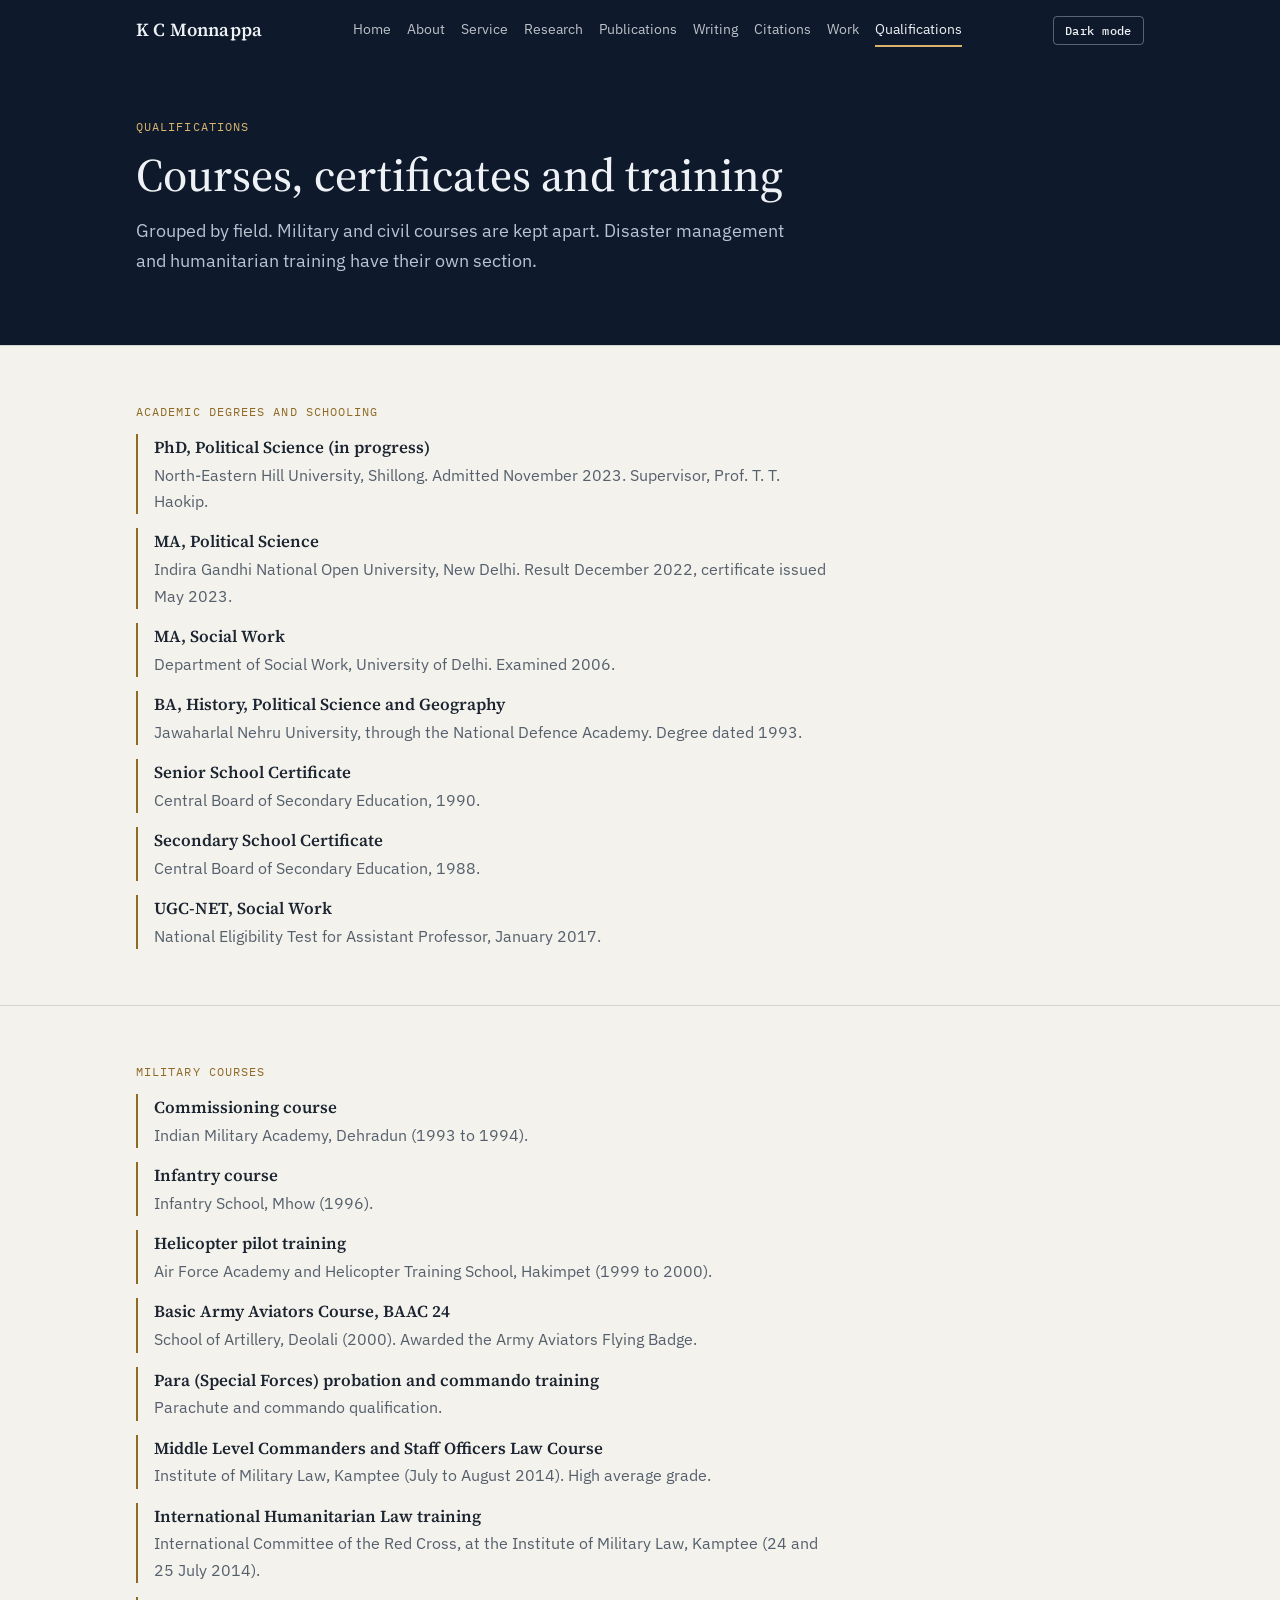
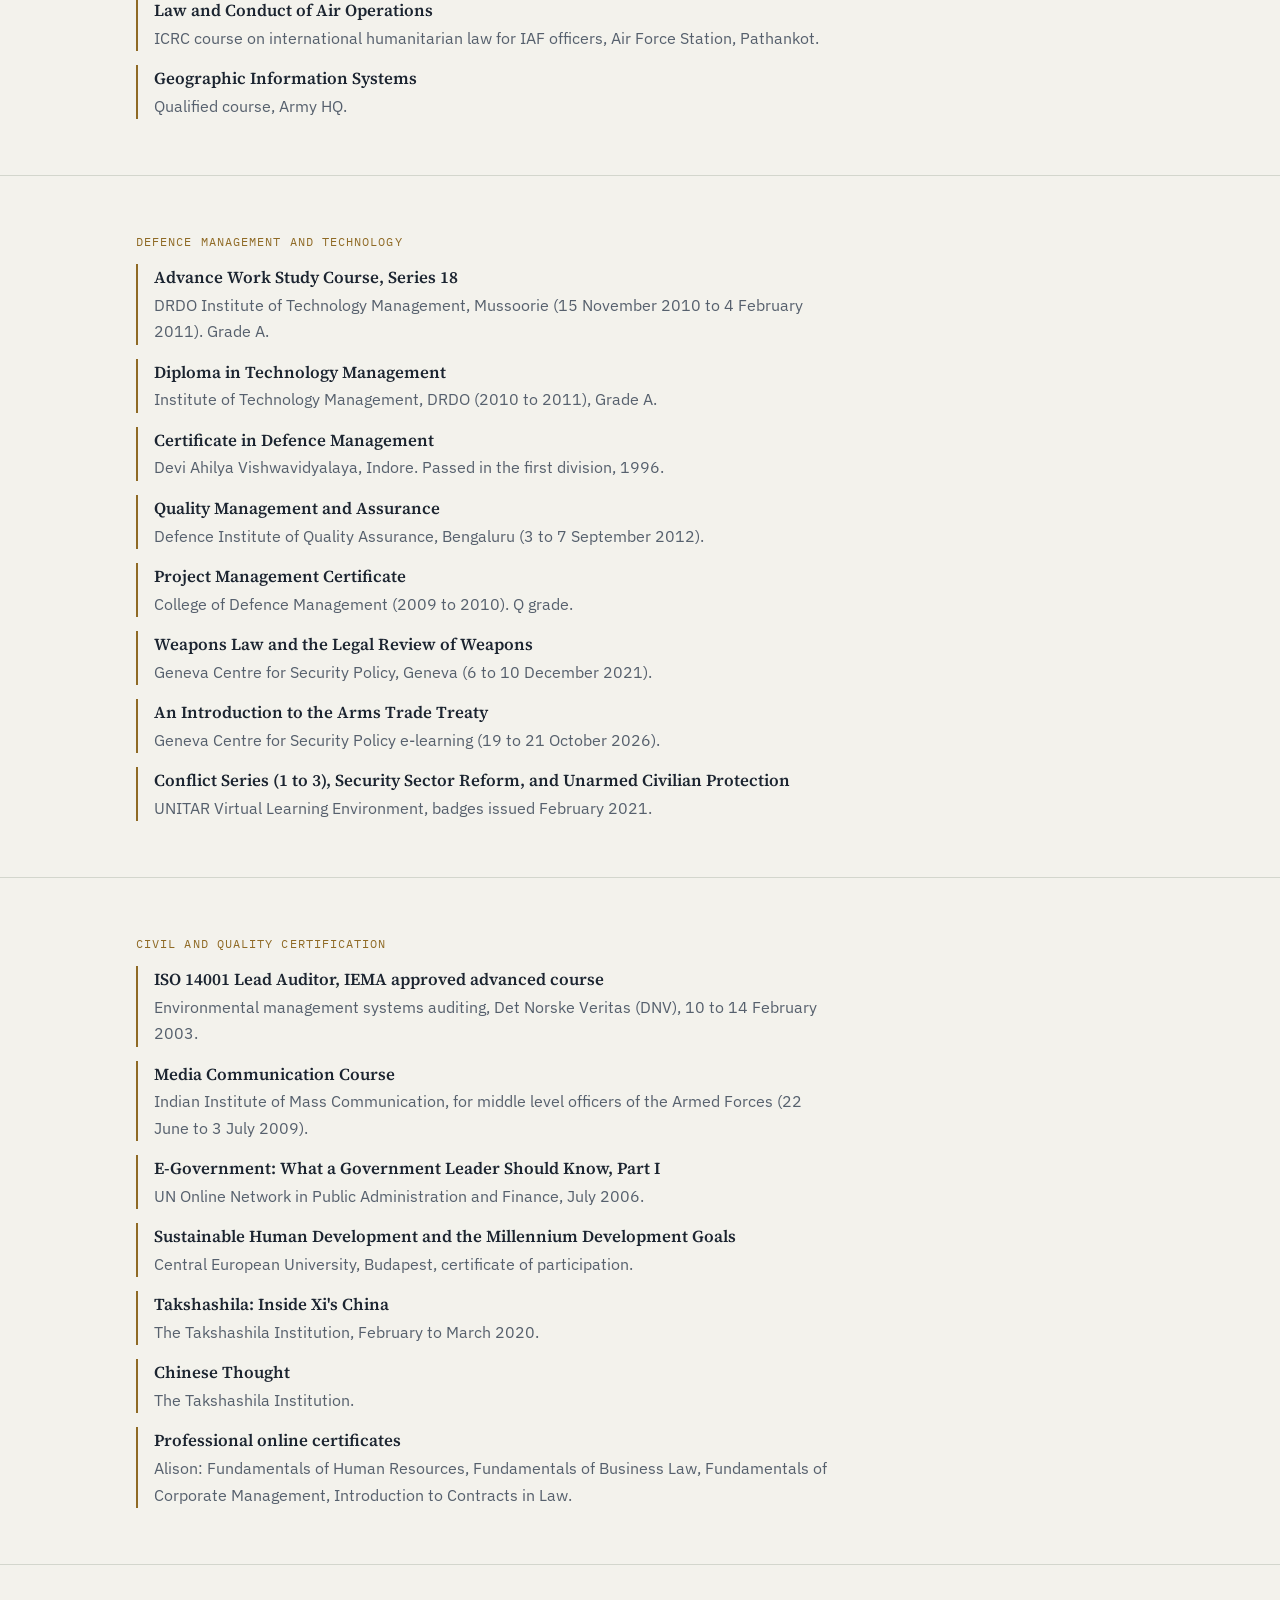
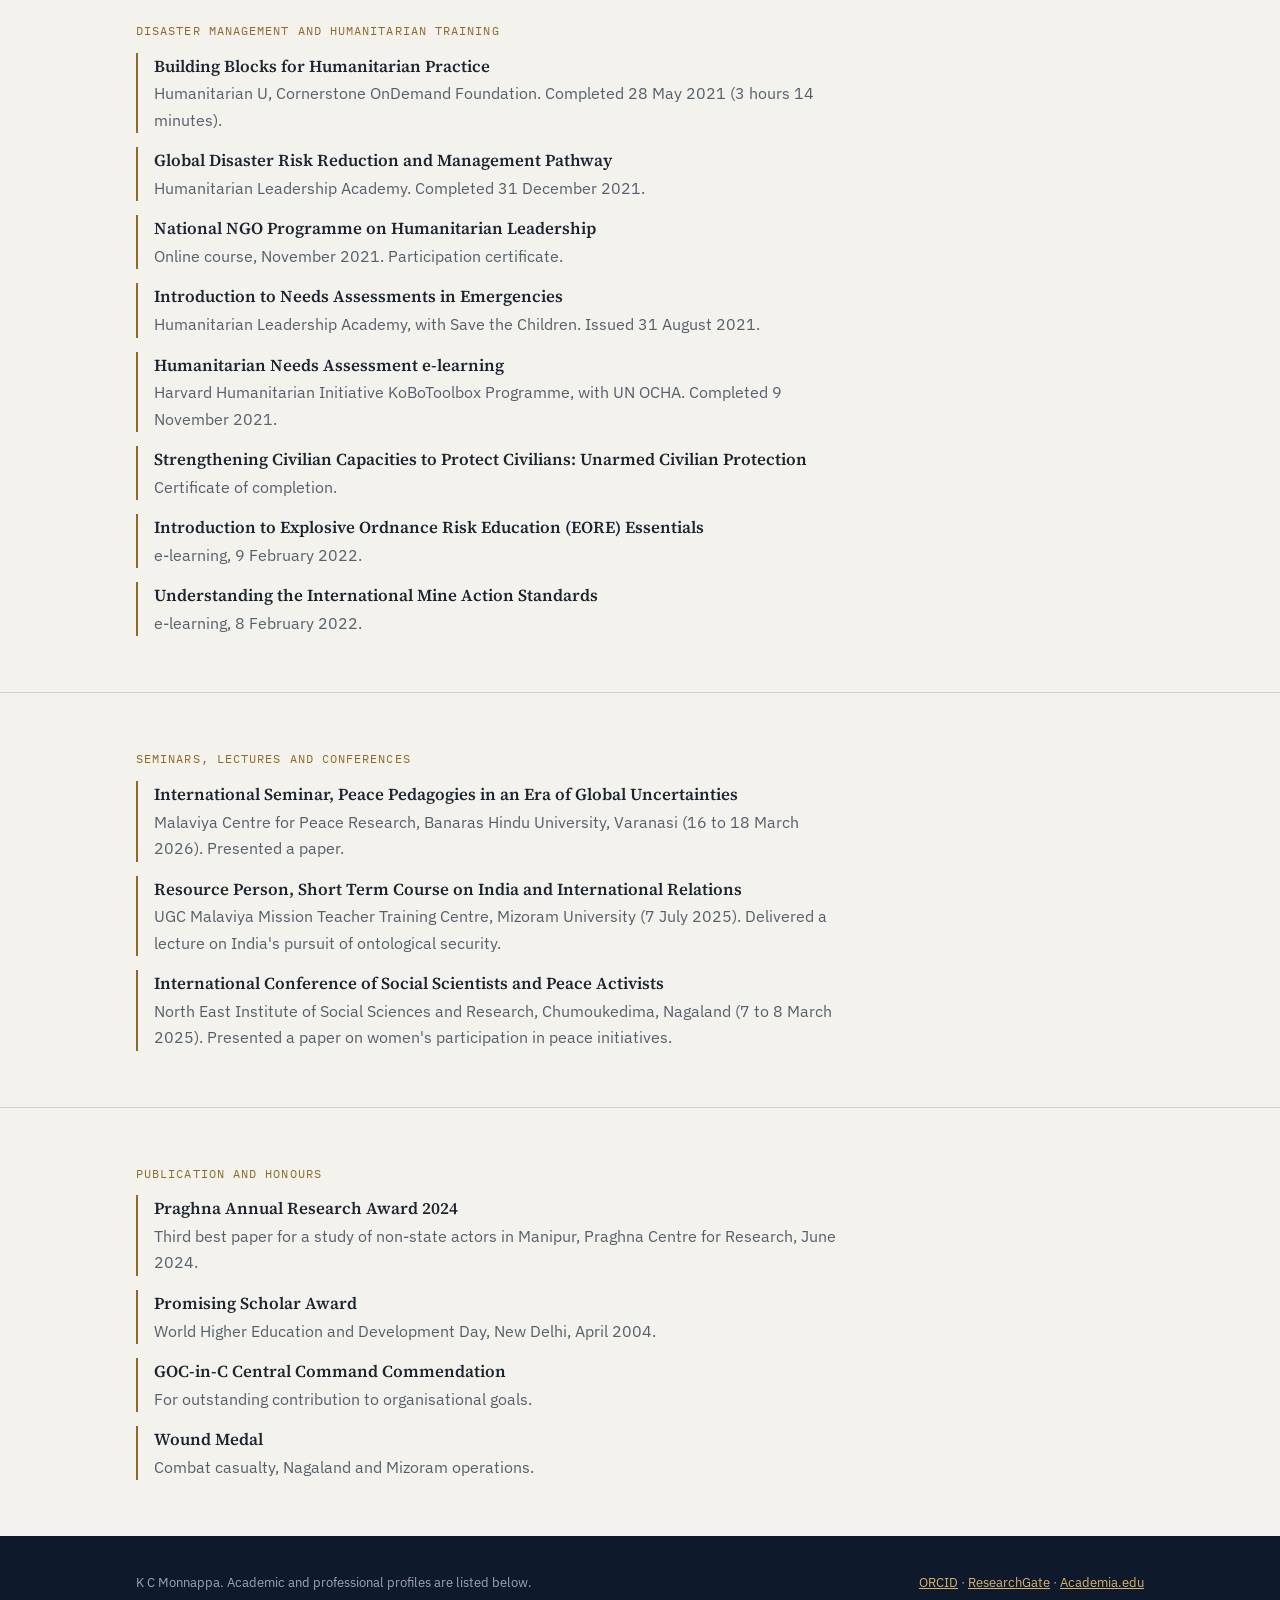
<file: qualifications.html>
<!doctype html>
<html lang="en">
<head>
<meta charset="utf-8">
<meta name="viewport" content="width=device-width, initial-scale=1, viewport-fit=cover">
<meta name="claude:viewport-fit-sides" content="cover">
<title>Qualifications and Training</title>
<link rel="preconnect" href="https://fonts.gstatic.com" crossorigin>
<link rel="stylesheet" href="https://fonts.googleapis.com/css2?family=Source+Serif+4:opsz,wght@8..60,400;8..60,500;8..60,600&family=IBM+Plex+Sans:wght@400;500;600&family=IBM+Plex+Mono:wght@400;500&display=swap">
<style>
:root{
  --paper:#F3F2EC; --card:#FFFFFF; --band:#0E1A2B; --band-text:#EEF1F5;
  --text:#1B2430; --muted:#56606D; --rule:#D3D6CD; --accent:#8F6A25;
  color-scheme: light;
}
@media (prefers-color-scheme: dark){
  :root:not([data-theme="light"]){
    --paper:#0C1420; --card:#132034; --band:#060C15; --band-text:#E7ECF2;
    --text:#D9DFE7; --muted:#9AA7B8; --rule:#26364B; --accent:#D8B36E;
    color-scheme: dark;
  }
}
:root[data-theme="dark"]{
  --paper:#0C1420; --card:#132034; --band:#060C15; --band-text:#E7ECF2;
  --text:#D9DFE7; --muted:#9AA7B8; --rule:#26364B; --accent:#D8B36E;
  color-scheme: dark;
}
*{box-sizing:border-box}
html,body{margin:0}
body{background:var(--paper);color:var(--text);font-family:"IBM Plex Sans",system-ui,Arial,sans-serif;font-size:16px;line-height:1.65;-webkit-text-size-adjust:100%}
a{color:var(--accent)}
:focus-visible{outline:2px solid var(--accent);outline-offset:3px}
h1,h2,h3{font-family:"Source Serif 4",Georgia,"Times New Roman",serif;font-weight:500;line-height:1.15;text-wrap:balance;margin:0;color:var(--text)}
p{margin:0 0 14px;max-width:68ch}
.wrap{max-width:1040px;margin:0 auto;padding-inline:max(16px,env(safe-area-inset-left,0px)) max(16px,env(safe-area-inset-right,0px));}
.wrap > *{min-width:0}
.band{background:var(--band);color:var(--band-text)}
.band .wrap{padding-block:0}
.label{font-family:"IBM Plex Mono",ui-monospace,Menlo,monospace;font-size:12px;letter-spacing:.09em;text-transform:uppercase;color:var(--accent);display:block;margin-bottom:12px}
.band .label{color:#D8B36E}
section.block{padding-block:56px;border-top:1px solid var(--rule)}
section.block:first-of-type{border-top:0}
h2.sec{font-size:clamp(1.7rem,4vw,2.2rem);margin-bottom:20px}
.lede{font-size:1.15rem;line-height:1.6;color:var(--muted);max-width:60ch}

/* header */
.site-head{position:sticky;top:env(safe-area-inset-top,0px);z-index:5;background:var(--band);color:var(--band-text)}
.site-head .wrap{display:flex;align-items:center;justify-content:space-between;gap:14px;flex-wrap:wrap;padding-block:14px}
.brand{font-family:"Source Serif 4",Georgia,serif;font-size:1.15rem;font-weight:600;color:var(--band-text);text-decoration:none;letter-spacing:.01em}
.nav{display:flex;flex-wrap:wrap;gap:4px 16px}
.nav a{color:var(--band-text);opacity:.78;text-decoration:none;font-size:14px;padding:4px 0;border-bottom:2px solid transparent}
.nav a:hover{opacity:1}
.nav a[aria-current="page"]{opacity:1;border-bottom-color:#D8B36E}
.theme-btn{font:500 12px "IBM Plex Mono",monospace;letter-spacing:.04em;background:transparent;color:var(--band-text);border:1px solid rgba(231,236,242,.35);border-radius:4px;padding:6px 11px;cursor:pointer}

/* hero */
.hero{padding-block:64px}
.hero-grid{display:grid;grid-template-columns:minmax(0,1.35fr) minmax(0,1fr);gap:48px;align-items:center}
.hero h1{font-size:clamp(2.1rem,5.4vw,3.3rem);letter-spacing:-.01em;margin:10px 0 18px;color:var(--band-text)}
.hero .lede{color:#B9C4D2}
.hero .photo{width:100%;max-width:340px;justify-self:end;aspect-ratio:520/822;object-fit:cover;display:block;border:1px solid rgba(231,236,242,.18)}
.hero .status{display:flex;gap:10px;flex-wrap:wrap;margin-top:24px}
.tag{font:400 12px "IBM Plex Mono",monospace;border:1px solid rgba(231,236,242,.3);color:#D6DEE8;padding:4px 10px;border-radius:3px}
.tag.gold{border-color:#D8B36E;color:#D8B36E}

/* figures */
.figures{display:grid;grid-template-columns:repeat(auto-fit,minmax(min(100%,200px),1fr));gap:0;border-top:1px solid var(--rule);border-bottom:1px solid var(--rule)}
.figures > div{padding:22px 20px;border-left:1px solid var(--rule)}
.figures > div:first-child{border-left:0}
.figures .n{font-family:"Source Serif 4",Georgia,serif;font-size:2.4rem;line-height:1;color:var(--text);font-variant-numeric:tabular-nums}
.figures .t{font-size:13px;color:var(--muted);margin-top:8px}

/* cards */
.cards{display:grid;grid-template-columns:repeat(auto-fit,minmax(min(100%,260px),1fr));gap:18px}
.card{background:var(--card);border:1px solid var(--rule);padding:24px;display:flex;flex-direction:column;gap:10px;text-decoration:none;color:var(--text);min-width:0}
a.card:hover{border-color:var(--accent)}
.card h3{font-size:1.25rem}
.card p{margin:0;color:var(--muted);font-size:15px}
.card .more{margin-top:auto;font:500 12px "IBM Plex Mono",monospace;color:var(--accent);letter-spacing:.04em}

/* timeline */
.tl{list-style:none;margin:0;padding:0;border-left:1px solid var(--rule);display:grid;gap:0}
.tl li{position:relative;padding:4px 0 28px 28px}
.tl li::before{content:"";position:absolute;left:-5px;top:9px;width:9px;height:9px;background:var(--paper);border:2px solid var(--accent)}
.tl .yr{font:500 12px "IBM Plex Mono",monospace;color:var(--accent);letter-spacing:.04em}
.tl h3{font-size:1.25rem;margin:4px 0 8px}
.tl p{color:var(--muted);margin:0 0 8px}

/* details accordion */
.acc{display:grid;gap:10px}
.acc details{background:var(--card);border:1px solid var(--rule);padding:14px 18px}
.acc summary{cursor:pointer;font-family:"Source Serif 4",Georgia,serif;font-size:1.15rem;list-style:none;display:flex;justify-content:space-between;gap:12px}
.acc summary::-webkit-details-marker{display:none}
.acc summary::after{content:"+";font-family:"IBM Plex Mono",monospace;color:var(--accent)}
.acc details[open] summary::after{content:"-"}
.acc details p{margin:12px 0 0;color:var(--muted);font-size:15px}

/* publications */
.toolbar{display:grid;grid-template-columns:minmax(0,2fr) minmax(0,1fr) minmax(0,1fr);gap:12px;margin-bottom:12px}
.toolbar input,.toolbar select{width:100%;font:15px "IBM Plex Sans",sans-serif;color:var(--text);background:var(--card);border:1px solid var(--rule);padding:10px 12px;border-radius:0}
@media (max-width:720px){.toolbar{grid-template-columns:1fr}}
.count{font:12px "IBM Plex Mono",monospace;color:var(--muted);margin:6px 0 4px;letter-spacing:.03em}
.pubs{list-style:none;margin:0;padding:0}
.pubs li{border-top:1px solid var(--rule);padding:16px 0;display:grid;grid-template-columns:64px minmax(0,1fr);gap:4px 18px}
.pubs li:last-child{border-bottom:1px solid var(--rule)}
.pubs .y{font:500 13px "IBM Plex Mono",monospace;color:var(--accent);padding-top:3px}
.pubs .ti{font-family:"Source Serif 4",Georgia,serif;font-size:1.08rem;line-height:1.35;color:var(--text)}
.pubs .meta{font-size:13px;color:var(--muted);margin-top:6px;display:flex;flex-wrap:wrap;gap:6px 14px}
.pubs .st{font:500 11px "IBM Plex Mono",monospace;text-transform:uppercase;letter-spacing:.06em;padding:2px 7px;border:1px solid var(--rule);border-radius:2px}
.pubs .st.pub{border-color:var(--accent);color:var(--accent)}
.pubs[hidden]{display:none}
.bars{width:100%;height:auto;display:block;max-width:560px}
.bars text{fill:var(--muted);font:12px "IBM Plex Mono",monospace}
.bars .val{fill:var(--text)}
.bars rect{fill:var(--accent)}
.stat-row{display:flex;gap:28px;flex-wrap:wrap;margin:6px 0 26px}
.stat-row div{font-size:13px;color:var(--muted)}
.stat-row b{display:block;font:500 1.7rem "Source Serif 4",Georgia,serif;color:var(--text);font-variant-numeric:tabular-nums}
.profiles{display:flex;gap:12px;flex-wrap:wrap;margin-top:18px}
.profiles a{font:500 13px "IBM Plex Mono",monospace;border:1px solid var(--rule);padding:8px 12px;text-decoration:none;background:var(--card)}

/* lists */
.bullets{list-style:none;margin:0;padding:0;display:grid;gap:14px}
.bullets li{border-left:2px solid var(--accent);padding-left:16px;max-width:70ch}
.bullets b{display:block;font-family:"Source Serif 4",Georgia,serif;font-weight:600;font-size:1.05rem;color:var(--text)}
.bullets span{color:var(--muted)}
.two{display:grid;grid-template-columns:minmax(0,1.2fr) minmax(0,1fr);gap:48px}
@media (max-width:820px){.two,.hero-grid{grid-template-columns:minmax(0,1fr)}.hero .photo{justify-self:start}}
.chips{display:flex;flex-wrap:wrap;gap:8px;margin-bottom:18px}
.chip{font:500 12px "IBM Plex Mono",monospace;padding:7px 12px;border:1px solid var(--rule);background:var(--card);color:var(--text);cursor:pointer;border-radius:2px}
.chip[aria-pressed="true"]{background:var(--band);color:var(--band-text);border-color:var(--band)}

/* footer */
.site-foot{padding-block:36px;font-size:13px;color:#9AA7B8}
.site-foot a{color:#D8B36E}
.site-foot .wrap{display:flex;justify-content:space-between;gap:16px;flex-wrap:wrap}

@media (prefers-reduced-motion:reduce){*{transition:none!important;animation:none!important}}
[hidden]{display:none!important}
</style>
</head>
<body>
<header class="site-head">
  <div class="wrap">
    <a class="brand" href="index.html">K C Monnappa</a>
    <nav class="nav" aria-label="Main"><a href="index.html">Home</a><a href="about.html">About</a><a href="service.html">Service</a><a href="research.html">Research</a><a href="publications.html">Publications</a><a href="writing.html">Writing</a><a href="citations.html">Citations</a><a href="work.html">Work</a><a href="qualifications.html" aria-current="page">Qualifications</a></nav>
    <button class="theme-btn" id="themeToggle" type="button" aria-label="Switch colour theme">Dark mode</button>
  </div>
</header>
<main>

<section class="band"><div class="wrap" style="padding-block:56px">
  <span class="label">Qualifications</span>
  <h1 style="font-size:clamp(2rem,4.8vw,2.9rem);color:var(--band-text)">Courses, certificates and training</h1>
  <p class="lede" style="color:#B9C4D2;margin-top:14px">Grouped by field. Military and civil courses are kept apart. Disaster management and humanitarian training have their own section.</p>
</div></section>
<section class="block"><div class="wrap"><span class="label">Academic degrees and schooling</span><ul class="bullets"><li><b>PhD, Political Science (in progress)</b><span>North-Eastern Hill University, Shillong. Admitted November 2023. Supervisor, Prof. T. T. Haokip.</span></li><li><b>MA, Political Science</b><span>Indira Gandhi National Open University, New Delhi. Result December 2022, certificate issued May 2023.</span></li><li><b>MA, Social Work</b><span>Department of Social Work, University of Delhi. Examined 2006.</span></li><li><b>BA, History, Political Science and Geography</b><span>Jawaharlal Nehru University, through the National Defence Academy. Degree dated 1993.</span></li><li><b>Senior School Certificate</b><span>Central Board of Secondary Education, 1990.</span></li><li><b>Secondary School Certificate</b><span>Central Board of Secondary Education, 1988.</span></li><li><b>UGC-NET, Social Work</b><span>National Eligibility Test for Assistant Professor, January 2017.</span></li></ul></div></section><section class="block"><div class="wrap"><span class="label">Military courses</span><ul class="bullets"><li><b>Commissioning course</b><span>Indian Military Academy, Dehradun (1993 to 1994).</span></li><li><b>Infantry course</b><span>Infantry School, Mhow (1996).</span></li><li><b>Helicopter pilot training</b><span>Air Force Academy and Helicopter Training School, Hakimpet (1999 to 2000).</span></li><li><b>Basic Army Aviators Course, BAAC 24</b><span>School of Artillery, Deolali (2000). Awarded the Army Aviators Flying Badge.</span></li><li><b>Para (Special Forces) probation and commando training</b><span>Parachute and commando qualification.</span></li><li><b>Middle Level Commanders and Staff Officers Law Course</b><span>Institute of Military Law, Kamptee (July to August 2014). High average grade.</span></li><li><b>International Humanitarian Law training</b><span>International Committee of the Red Cross, at the Institute of Military Law, Kamptee (24 and 25 July 2014).</span></li><li><b>Law and Conduct of Air Operations</b><span>ICRC course on international humanitarian law for IAF officers, Air Force Station, Pathankot.</span></li><li><b>Geographic Information Systems</b><span>Qualified course, Army HQ.</span></li></ul></div></section><section class="block"><div class="wrap"><span class="label">Defence management and technology</span><ul class="bullets"><li><b>Advance Work Study Course, Series 18</b><span>DRDO Institute of Technology Management, Mussoorie (15 November 2010 to 4 February 2011). Grade A.</span></li><li><b>Diploma in Technology Management</b><span>Institute of Technology Management, DRDO (2010 to 2011), Grade A.</span></li><li><b>Certificate in Defence Management</b><span>Devi Ahilya Vishwavidyalaya, Indore. Passed in the first division, 1996.</span></li><li><b>Quality Management and Assurance</b><span>Defence Institute of Quality Assurance, Bengaluru (3 to 7 September 2012).</span></li><li><b>Project Management Certificate</b><span>College of Defence Management (2009 to 2010). Q grade.</span></li><li><b>Weapons Law and the Legal Review of Weapons</b><span>Geneva Centre for Security Policy, Geneva (6 to 10 December 2021).</span></li><li><b>An Introduction to the Arms Trade Treaty</b><span>Geneva Centre for Security Policy e-learning (19 to 21 October 2026).</span></li><li><b>Conflict Series (1 to 3), Security Sector Reform, and Unarmed Civilian Protection</b><span>UNITAR Virtual Learning Environment, badges issued February 2021.</span></li></ul></div></section><section class="block"><div class="wrap"><span class="label">Civil and quality certification</span><ul class="bullets"><li><b>ISO 14001 Lead Auditor, IEMA approved advanced course</b><span>Environmental management systems auditing, Det Norske Veritas (DNV), 10 to 14 February 2003.</span></li><li><b>Media Communication Course</b><span>Indian Institute of Mass Communication, for middle level officers of the Armed Forces (22 June to 3 July 2009).</span></li><li><b>E-Government: What a Government Leader Should Know, Part I</b><span>UN Online Network in Public Administration and Finance, July 2006.</span></li><li><b>Sustainable Human Development and the Millennium Development Goals</b><span>Central European University, Budapest, certificate of participation.</span></li><li><b>Takshashila: Inside Xi&#x27;s China</b><span>The Takshashila Institution, February to March 2020.</span></li><li><b>Chinese Thought</b><span>The Takshashila Institution.</span></li><li><b>Professional online certificates</b><span>Alison: Fundamentals of Human Resources, Fundamentals of Business Law, Fundamentals of Corporate Management, Introduction to Contracts in Law.</span></li></ul></div></section><section class="block"><div class="wrap"><span class="label">Disaster management and humanitarian training</span><ul class="bullets"><li><b>Building Blocks for Humanitarian Practice</b><span>Humanitarian U, Cornerstone OnDemand Foundation. Completed 28 May 2021 (3 hours 14 minutes).</span></li><li><b>Global Disaster Risk Reduction and Management Pathway</b><span>Humanitarian Leadership Academy. Completed 31 December 2021.</span></li><li><b>National NGO Programme on Humanitarian Leadership</b><span>Online course, November 2021. Participation certificate.</span></li><li><b>Introduction to Needs Assessments in Emergencies</b><span>Humanitarian Leadership Academy, with Save the Children. Issued 31 August 2021.</span></li><li><b>Humanitarian Needs Assessment e-learning</b><span>Harvard Humanitarian Initiative KoBoToolbox Programme, with UN OCHA. Completed 9 November 2021.</span></li><li><b>Strengthening Civilian Capacities to Protect Civilians: Unarmed Civilian Protection</b><span>Certificate of completion.</span></li><li><b>Introduction to Explosive Ordnance Risk Education (EORE) Essentials</b><span>e-learning, 9 February 2022.</span></li><li><b>Understanding the International Mine Action Standards</b><span>e-learning, 8 February 2022.</span></li></ul></div></section><section class="block"><div class="wrap"><span class="label">Seminars, lectures and conferences</span><ul class="bullets"><li><b>International Seminar, Peace Pedagogies in an Era of Global Uncertainties</b><span>Malaviya Centre for Peace Research, Banaras Hindu University, Varanasi (16 to 18 March 2026). Presented a paper.</span></li><li><b>Resource Person, Short Term Course on India and International Relations</b><span>UGC Malaviya Mission Teacher Training Centre, Mizoram University (7 July 2025). Delivered a lecture on India&#x27;s pursuit of ontological security.</span></li><li><b>International Conference of Social Scientists and Peace Activists</b><span>North East Institute of Social Sciences and Research, Chumoukedima, Nagaland (7 to 8 March 2025). Presented a paper on women&#x27;s participation in peace initiatives.</span></li></ul></div></section><section class="block"><div class="wrap"><span class="label">Publication and honours</span><ul class="bullets"><li><b>Praghna Annual Research Award 2024</b><span>Third best paper for a study of non-state actors in Manipur, Praghna Centre for Research, June 2024.</span></li><li><b>Promising Scholar Award</b><span>World Higher Education and Development Day, New Delhi, April 2004.</span></li><li><b>GOC-in-C Central Command Commendation</b><span>For outstanding contribution to organisational goals.</span></li><li><b>Wound Medal</b><span>Combat casualty, Nagaland and Mizoram operations.</span></li></ul></div></section>
</main>
<footer class="site-foot band">
  <div class="wrap">
    <span>K C Monnappa. Academic and professional profiles are listed below.</span>
    <span>
      <a href="https://orcid.org/0009-0003-9625-8953" target="_blank" rel="noopener">ORCID</a> &middot;
      <a href="https://www.researchgate.net/profile/Monnappa-K-C/research" target="_blank" rel="noopener">ResearchGate</a> &middot;
      <a href="https://nehu.academia.edu/Monnappakc" target="_blank" rel="noopener">Academia.edu</a>
    </span>
  </div>
</footer>
<script>
(function(){
  var root=document.documentElement, btn=document.getElementById('themeToggle');
  function isDark(){var e=root.getAttribute('data-theme'); if(e) return e==='dark';
    return !!(window.matchMedia&&window.matchMedia('(prefers-color-scheme: dark)').matches);}
  function sync(){ if(btn) btn.textContent = isDark() ? 'Light mode' : 'Dark mode'; }
  if(btn) btn.addEventListener('click',function(){var n=isDark()?'light':'dark';root.setAttribute('data-theme',n);try{localStorage.setItem('kcm-theme',n)}catch(e){} sync();});
  try{var s=localStorage.getItem('kcm-theme'); if(s==='light'||s==='dark') root.setAttribute('data-theme',s);}catch(e){}
  sync();
})();
</script>
</body>
</html>
</file>
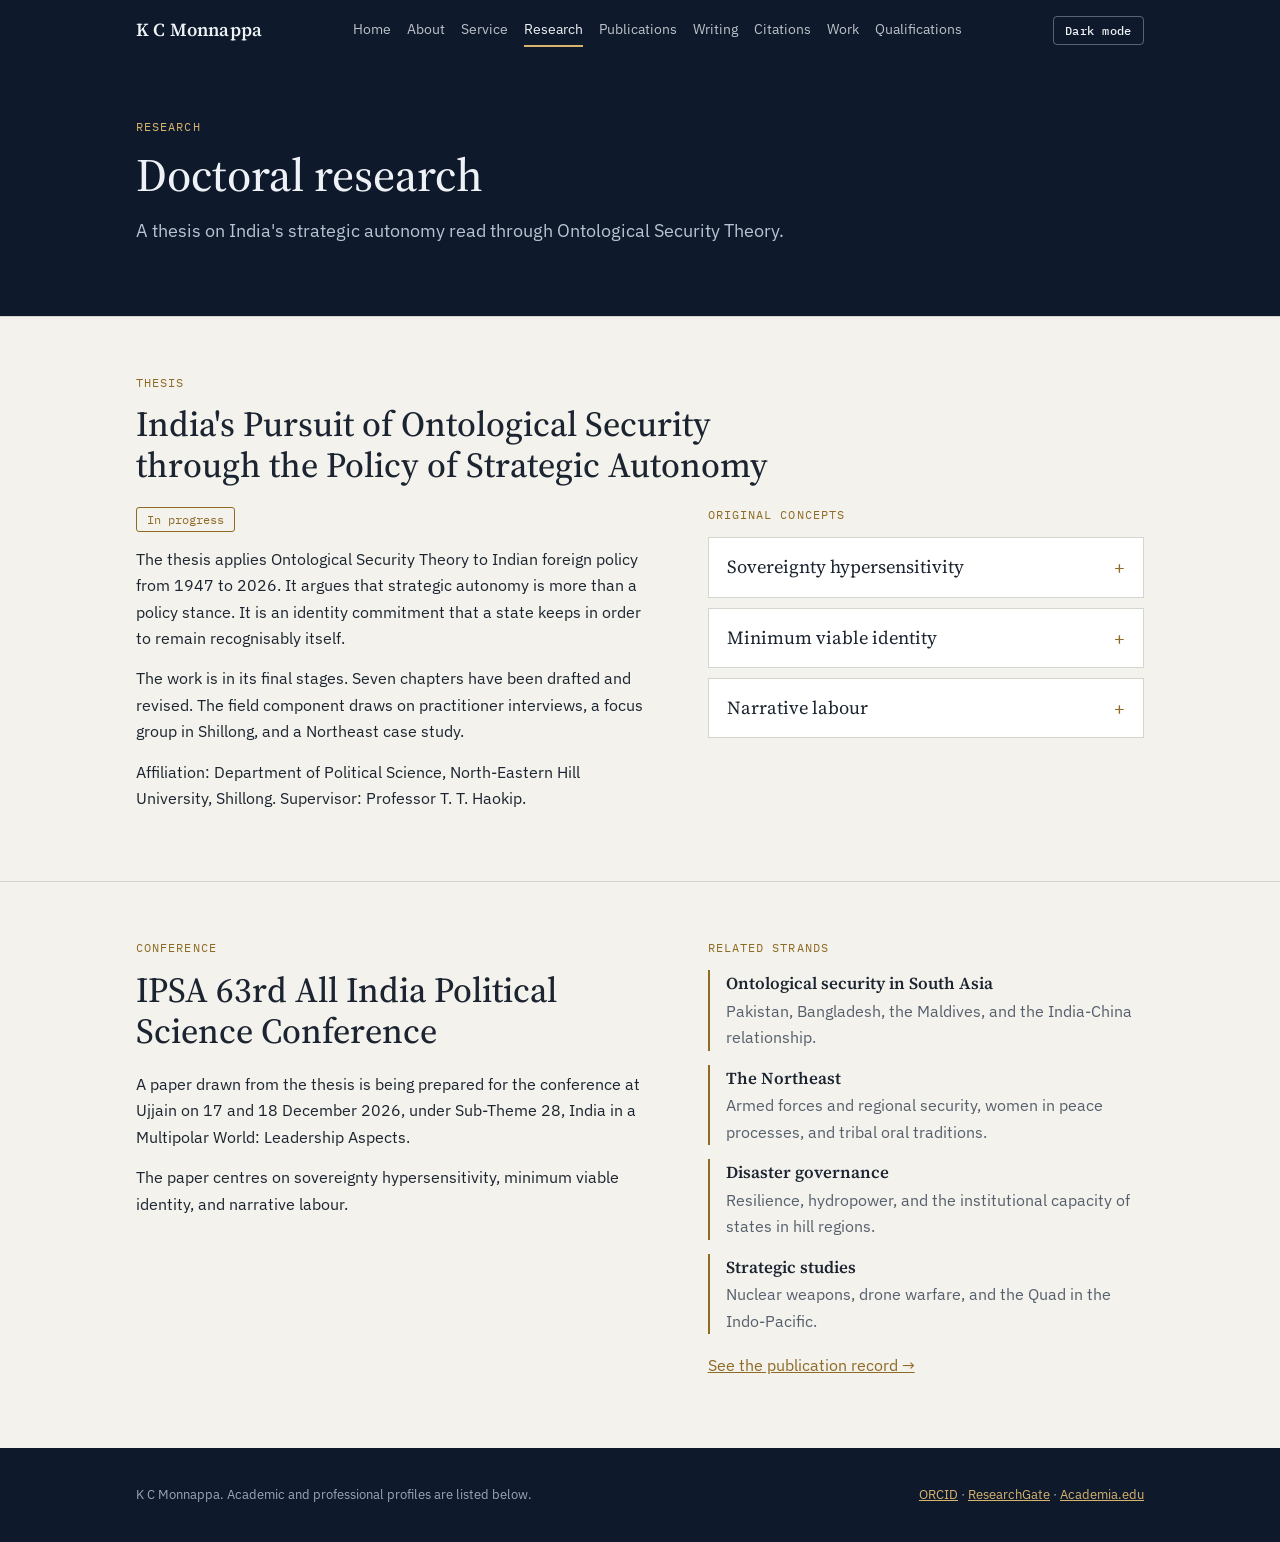
<file: research.html>
<!doctype html>
<html lang="en">
<head>
<meta charset="utf-8">
<meta name="viewport" content="width=device-width, initial-scale=1, viewport-fit=cover">
<meta name="claude:viewport-fit-sides" content="cover">
<title>Doctoral Research</title>
<link rel="preconnect" href="https://fonts.gstatic.com" crossorigin>
<link rel="stylesheet" href="https://fonts.googleapis.com/css2?family=Source+Serif+4:opsz,wght@8..60,400;8..60,500;8..60,600&family=IBM+Plex+Sans:wght@400;500;600&family=IBM+Plex+Mono:wght@400;500&display=swap">
<style>
:root{
  --paper:#F3F2EC; --card:#FFFFFF; --band:#0E1A2B; --band-text:#EEF1F5;
  --text:#1B2430; --muted:#56606D; --rule:#D3D6CD; --accent:#8F6A25;
  color-scheme: light;
}
@media (prefers-color-scheme: dark){
  :root:not([data-theme="light"]){
    --paper:#0C1420; --card:#132034; --band:#060C15; --band-text:#E7ECF2;
    --text:#D9DFE7; --muted:#9AA7B8; --rule:#26364B; --accent:#D8B36E;
    color-scheme: dark;
  }
}
:root[data-theme="dark"]{
  --paper:#0C1420; --card:#132034; --band:#060C15; --band-text:#E7ECF2;
  --text:#D9DFE7; --muted:#9AA7B8; --rule:#26364B; --accent:#D8B36E;
  color-scheme: dark;
}
*{box-sizing:border-box}
html,body{margin:0}
body{background:var(--paper);color:var(--text);font-family:"IBM Plex Sans",system-ui,Arial,sans-serif;font-size:16px;line-height:1.65;-webkit-text-size-adjust:100%}
a{color:var(--accent)}
:focus-visible{outline:2px solid var(--accent);outline-offset:3px}
h1,h2,h3{font-family:"Source Serif 4",Georgia,"Times New Roman",serif;font-weight:500;line-height:1.15;text-wrap:balance;margin:0;color:var(--text)}
p{margin:0 0 14px;max-width:68ch}
.wrap{max-width:1040px;margin:0 auto;padding-inline:max(16px,env(safe-area-inset-left,0px)) max(16px,env(safe-area-inset-right,0px));}
.wrap > *{min-width:0}
.band{background:var(--band);color:var(--band-text)}
.band .wrap{padding-block:0}
.label{font-family:"IBM Plex Mono",ui-monospace,Menlo,monospace;font-size:12px;letter-spacing:.09em;text-transform:uppercase;color:var(--accent);display:block;margin-bottom:12px}
.band .label{color:#D8B36E}
section.block{padding-block:56px;border-top:1px solid var(--rule)}
section.block:first-of-type{border-top:0}
h2.sec{font-size:clamp(1.7rem,4vw,2.2rem);margin-bottom:20px}
.lede{font-size:1.15rem;line-height:1.6;color:var(--muted);max-width:60ch}

/* header */
.site-head{position:sticky;top:env(safe-area-inset-top,0px);z-index:5;background:var(--band);color:var(--band-text)}
.site-head .wrap{display:flex;align-items:center;justify-content:space-between;gap:14px;flex-wrap:wrap;padding-block:14px}
.brand{font-family:"Source Serif 4",Georgia,serif;font-size:1.15rem;font-weight:600;color:var(--band-text);text-decoration:none;letter-spacing:.01em}
.nav{display:flex;flex-wrap:wrap;gap:4px 16px}
.nav a{color:var(--band-text);opacity:.78;text-decoration:none;font-size:14px;padding:4px 0;border-bottom:2px solid transparent}
.nav a:hover{opacity:1}
.nav a[aria-current="page"]{opacity:1;border-bottom-color:#D8B36E}
.theme-btn{font:500 12px "IBM Plex Mono",monospace;letter-spacing:.04em;background:transparent;color:var(--band-text);border:1px solid rgba(231,236,242,.35);border-radius:4px;padding:6px 11px;cursor:pointer}

/* hero */
.hero{padding-block:64px}
.hero-grid{display:grid;grid-template-columns:minmax(0,1.35fr) minmax(0,1fr);gap:48px;align-items:center}
.hero h1{font-size:clamp(2.1rem,5.4vw,3.3rem);letter-spacing:-.01em;margin:10px 0 18px;color:var(--band-text)}
.hero .lede{color:#B9C4D2}
.hero .photo{width:100%;max-width:340px;justify-self:end;aspect-ratio:520/822;object-fit:cover;display:block;border:1px solid rgba(231,236,242,.18)}
.hero .status{display:flex;gap:10px;flex-wrap:wrap;margin-top:24px}
.tag{font:400 12px "IBM Plex Mono",monospace;border:1px solid rgba(231,236,242,.3);color:#D6DEE8;padding:4px 10px;border-radius:3px}
.tag.gold{border-color:#D8B36E;color:#D8B36E}

/* figures */
.figures{display:grid;grid-template-columns:repeat(auto-fit,minmax(min(100%,200px),1fr));gap:0;border-top:1px solid var(--rule);border-bottom:1px solid var(--rule)}
.figures > div{padding:22px 20px;border-left:1px solid var(--rule)}
.figures > div:first-child{border-left:0}
.figures .n{font-family:"Source Serif 4",Georgia,serif;font-size:2.4rem;line-height:1;color:var(--text);font-variant-numeric:tabular-nums}
.figures .t{font-size:13px;color:var(--muted);margin-top:8px}

/* cards */
.cards{display:grid;grid-template-columns:repeat(auto-fit,minmax(min(100%,260px),1fr));gap:18px}
.card{background:var(--card);border:1px solid var(--rule);padding:24px;display:flex;flex-direction:column;gap:10px;text-decoration:none;color:var(--text);min-width:0}
a.card:hover{border-color:var(--accent)}
.card h3{font-size:1.25rem}
.card p{margin:0;color:var(--muted);font-size:15px}
.card .more{margin-top:auto;font:500 12px "IBM Plex Mono",monospace;color:var(--accent);letter-spacing:.04em}

/* timeline */
.tl{list-style:none;margin:0;padding:0;border-left:1px solid var(--rule);display:grid;gap:0}
.tl li{position:relative;padding:4px 0 28px 28px}
.tl li::before{content:"";position:absolute;left:-5px;top:9px;width:9px;height:9px;background:var(--paper);border:2px solid var(--accent)}
.tl .yr{font:500 12px "IBM Plex Mono",monospace;color:var(--accent);letter-spacing:.04em}
.tl h3{font-size:1.25rem;margin:4px 0 8px}
.tl p{color:var(--muted);margin:0 0 8px}

/* details accordion */
.acc{display:grid;gap:10px}
.acc details{background:var(--card);border:1px solid var(--rule);padding:14px 18px}
.acc summary{cursor:pointer;font-family:"Source Serif 4",Georgia,serif;font-size:1.15rem;list-style:none;display:flex;justify-content:space-between;gap:12px}
.acc summary::-webkit-details-marker{display:none}
.acc summary::after{content:"+";font-family:"IBM Plex Mono",monospace;color:var(--accent)}
.acc details[open] summary::after{content:"-"}
.acc details p{margin:12px 0 0;color:var(--muted);font-size:15px}

/* publications */
.toolbar{display:grid;grid-template-columns:minmax(0,2fr) minmax(0,1fr) minmax(0,1fr);gap:12px;margin-bottom:12px}
.toolbar input,.toolbar select{width:100%;font:15px "IBM Plex Sans",sans-serif;color:var(--text);background:var(--card);border:1px solid var(--rule);padding:10px 12px;border-radius:0}
@media (max-width:720px){.toolbar{grid-template-columns:1fr}}
.count{font:12px "IBM Plex Mono",monospace;color:var(--muted);margin:6px 0 4px;letter-spacing:.03em}
.pubs{list-style:none;margin:0;padding:0}
.pubs li{border-top:1px solid var(--rule);padding:16px 0;display:grid;grid-template-columns:64px minmax(0,1fr);gap:4px 18px}
.pubs li:last-child{border-bottom:1px solid var(--rule)}
.pubs .y{font:500 13px "IBM Plex Mono",monospace;color:var(--accent);padding-top:3px}
.pubs .ti{font-family:"Source Serif 4",Georgia,serif;font-size:1.08rem;line-height:1.35;color:var(--text)}
.pubs .meta{font-size:13px;color:var(--muted);margin-top:6px;display:flex;flex-wrap:wrap;gap:6px 14px}
.pubs .st{font:500 11px "IBM Plex Mono",monospace;text-transform:uppercase;letter-spacing:.06em;padding:2px 7px;border:1px solid var(--rule);border-radius:2px}
.pubs .st.pub{border-color:var(--accent);color:var(--accent)}
.pubs[hidden]{display:none}
.bars{width:100%;height:auto;display:block;max-width:560px}
.bars text{fill:var(--muted);font:12px "IBM Plex Mono",monospace}
.bars .val{fill:var(--text)}
.bars rect{fill:var(--accent)}
.stat-row{display:flex;gap:28px;flex-wrap:wrap;margin:6px 0 26px}
.stat-row div{font-size:13px;color:var(--muted)}
.stat-row b{display:block;font:500 1.7rem "Source Serif 4",Georgia,serif;color:var(--text);font-variant-numeric:tabular-nums}
.profiles{display:flex;gap:12px;flex-wrap:wrap;margin-top:18px}
.profiles a{font:500 13px "IBM Plex Mono",monospace;border:1px solid var(--rule);padding:8px 12px;text-decoration:none;background:var(--card)}

/* lists */
.bullets{list-style:none;margin:0;padding:0;display:grid;gap:14px}
.bullets li{border-left:2px solid var(--accent);padding-left:16px;max-width:70ch}
.bullets b{display:block;font-family:"Source Serif 4",Georgia,serif;font-weight:600;font-size:1.05rem;color:var(--text)}
.bullets span{color:var(--muted)}
.two{display:grid;grid-template-columns:minmax(0,1.2fr) minmax(0,1fr);gap:48px}
@media (max-width:820px){.two,.hero-grid{grid-template-columns:minmax(0,1fr)}.hero .photo{justify-self:start}}
.chips{display:flex;flex-wrap:wrap;gap:8px;margin-bottom:18px}
.chip{font:500 12px "IBM Plex Mono",monospace;padding:7px 12px;border:1px solid var(--rule);background:var(--card);color:var(--text);cursor:pointer;border-radius:2px}
.chip[aria-pressed="true"]{background:var(--band);color:var(--band-text);border-color:var(--band)}

/* footer */
.site-foot{padding-block:36px;font-size:13px;color:#9AA7B8}
.site-foot a{color:#D8B36E}
.site-foot .wrap{display:flex;justify-content:space-between;gap:16px;flex-wrap:wrap}

@media (prefers-reduced-motion:reduce){*{transition:none!important;animation:none!important}}
[hidden]{display:none!important}
</style>
</head>
<body>
<header class="site-head">
  <div class="wrap">
    <a class="brand" href="index.html">K C Monnappa</a>
    <nav class="nav" aria-label="Main"><a href="index.html">Home</a><a href="about.html">About</a><a href="service.html">Service</a><a href="research.html" aria-current="page">Research</a><a href="publications.html">Publications</a><a href="writing.html">Writing</a><a href="citations.html">Citations</a><a href="work.html">Work</a><a href="qualifications.html">Qualifications</a></nav>
    <button class="theme-btn" id="themeToggle" type="button" aria-label="Switch colour theme">Dark mode</button>
  </div>
</header>
<main>

<section class="band"><div class="wrap" style="padding-block:56px">
  <span class="label">Research</span>
  <h1 style="font-size:clamp(2rem,4.8vw,2.9rem);color:var(--band-text)">Doctoral research</h1>
  <p class="lede" style="color:#B9C4D2;margin-top:14px">A thesis on India's strategic autonomy read through Ontological Security Theory.</p>
</div></section>
<section class="block"><div class="wrap">
  <span class="label">Thesis</span>
  <h2 class="sec">India's Pursuit of Ontological Security through the Policy of Strategic Autonomy</h2>
  <div class="two">
    <div>
      <p><span class="tag" style="color:var(--accent);border-color:var(--accent)">In progress</span></p>
      <p>The thesis applies Ontological Security Theory to Indian foreign policy from 1947 to 2026. It argues that strategic autonomy is more than a policy stance. It is an identity commitment that a state keeps in order to remain recognisably itself.</p>
      <p>The work is in its final stages. Seven chapters have been drafted and revised. The field component draws on practitioner interviews, a focus group in Shillong, and a Northeast case study.</p>
      <p>Affiliation: Department of Political Science, North-Eastern Hill University, Shillong. Supervisor: Professor T. T. Haokip.</p>
    </div>
    <div>
      <span class="label">Original concepts</span>
      <div class="acc">
        <details>
          <summary>Sovereignty hypersensitivity</summary>
          <p>The heightened reaction a state shows when it senses that its freedom of action is under threat. The concept explains why small adjustments in external relations can draw a disproportionate response.</p>
        </details>
        <details>
          <summary>Minimum viable identity</summary>
          <p>The smallest set of commitments a state must hold to stay recognisably itself while its external circumstances change.</p>
        </details>
        <details>
          <summary>Narrative labour</summary>
          <p>The continuing work of telling a national story so that a given foreign policy appears consistent with who the country is.</p>
        </details>
      </div>
    </div>
  </div>
</div></section>
<section class="block"><div class="wrap two">
  <div>
    <span class="label">Conference</span>
    <h2 class="sec">IPSA 63rd All India Political Science Conference</h2>
    <p>A paper drawn from the thesis is being prepared for the conference at Ujjain on 17 and 18 December 2026, under Sub-Theme 28, India in a Multipolar World: Leadership Aspects.</p>
    <p>The paper centres on sovereignty hypersensitivity, minimum viable identity, and narrative labour.</p>
  </div>
  <div>
    <span class="label">Related strands</span>
    <ul class="bullets">
      <li><b>Ontological security in South Asia</b><span>Pakistan, Bangladesh, the Maldives, and the India-China relationship.</span></li>
      <li><b>The Northeast</b><span>Armed forces and regional security, women in peace processes, and tribal oral traditions.</span></li>
      <li><b>Disaster governance</b><span>Resilience, hydropower, and the institutional capacity of states in hill regions.</span></li>
      <li><b>Strategic studies</b><span>Nuclear weapons, drone warfare, and the Quad in the Indo-Pacific.</span></li>
    </ul>
    <p style="margin-top:18px"><a href="publications.html">See the publication record &rarr;</a></p>
  </div>
</div></section>

</main>
<footer class="site-foot band">
  <div class="wrap">
    <span>K C Monnappa. Academic and professional profiles are listed below.</span>
    <span>
      <a href="https://orcid.org/0009-0003-9625-8953" target="_blank" rel="noopener">ORCID</a> &middot;
      <a href="https://www.researchgate.net/profile/Monnappa-K-C/research" target="_blank" rel="noopener">ResearchGate</a> &middot;
      <a href="https://nehu.academia.edu/Monnappakc" target="_blank" rel="noopener">Academia.edu</a>
    </span>
  </div>
</footer>
<script>
(function(){
  var root=document.documentElement, btn=document.getElementById('themeToggle');
  function isDark(){var e=root.getAttribute('data-theme'); if(e) return e==='dark';
    return !!(window.matchMedia&&window.matchMedia('(prefers-color-scheme: dark)').matches);}
  function sync(){ if(btn) btn.textContent = isDark() ? 'Light mode' : 'Dark mode'; }
  if(btn) btn.addEventListener('click',function(){var n=isDark()?'light':'dark';root.setAttribute('data-theme',n);try{localStorage.setItem('kcm-theme',n)}catch(e){} sync();});
  try{var s=localStorage.getItem('kcm-theme'); if(s==='light'||s==='dark') root.setAttribute('data-theme',s);}catch(e){}
  sync();
})();
</script>
</body>
</html>
</file>
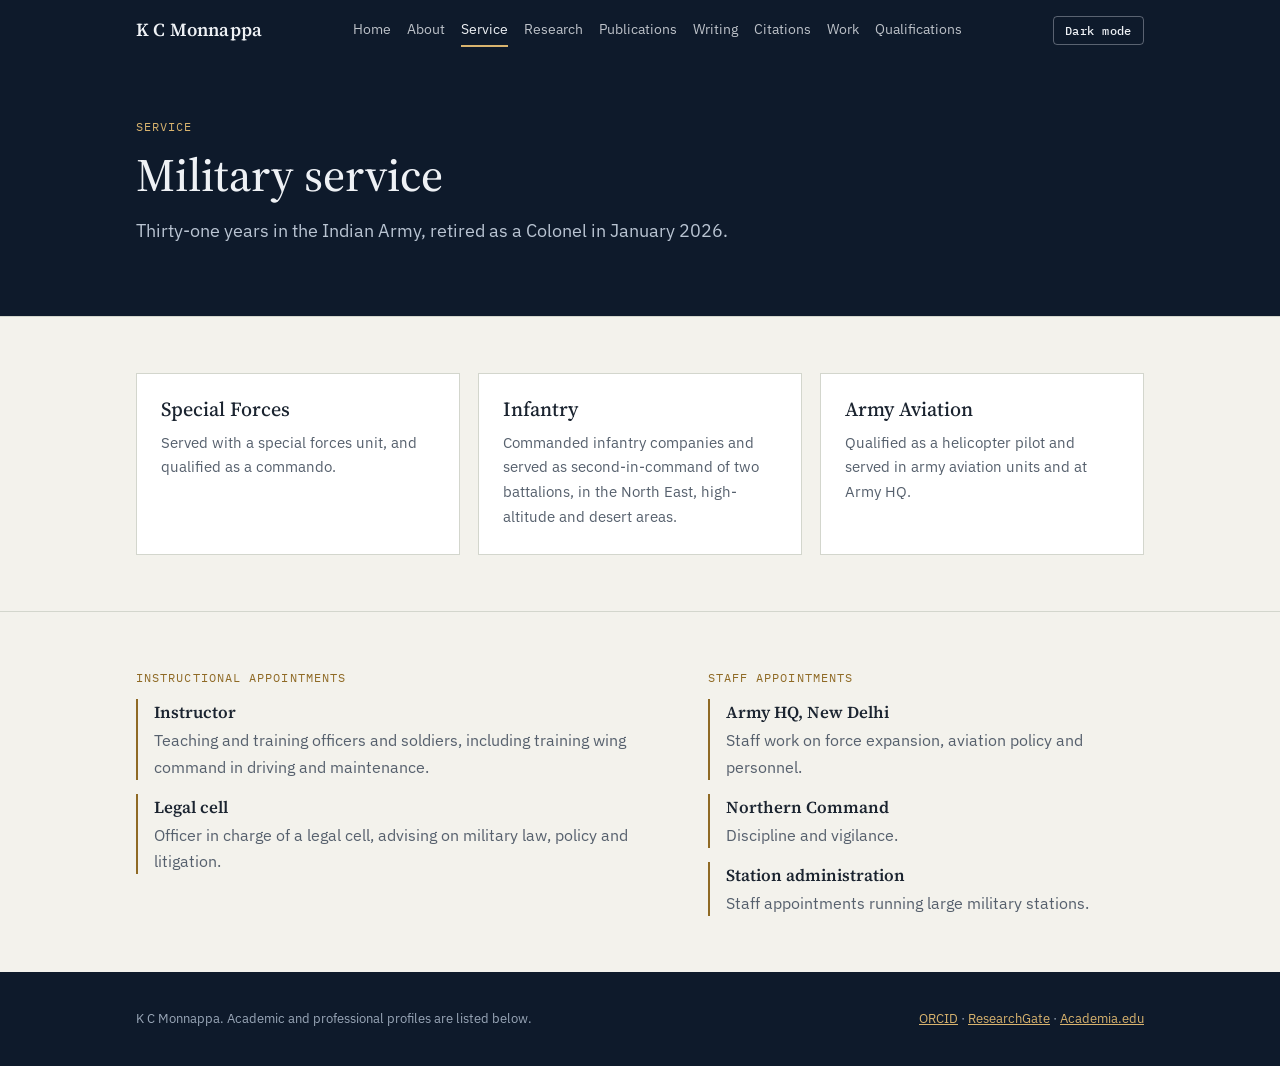
<file: service.html>
<!doctype html>
<html lang="en">
<head>
<meta charset="utf-8">
<meta name="viewport" content="width=device-width, initial-scale=1, viewport-fit=cover">
<meta name="claude:viewport-fit-sides" content="cover">
<title>Military Service</title>
<link rel="preconnect" href="https://fonts.gstatic.com" crossorigin>
<link rel="stylesheet" href="https://fonts.googleapis.com/css2?family=Source+Serif+4:opsz,wght@8..60,400;8..60,500;8..60,600&family=IBM+Plex+Sans:wght@400;500;600&family=IBM+Plex+Mono:wght@400;500&display=swap">
<style>
:root{
  --paper:#F3F2EC; --card:#FFFFFF; --band:#0E1A2B; --band-text:#EEF1F5;
  --text:#1B2430; --muted:#56606D; --rule:#D3D6CD; --accent:#8F6A25;
  color-scheme: light;
}
@media (prefers-color-scheme: dark){
  :root:not([data-theme="light"]){
    --paper:#0C1420; --card:#132034; --band:#060C15; --band-text:#E7ECF2;
    --text:#D9DFE7; --muted:#9AA7B8; --rule:#26364B; --accent:#D8B36E;
    color-scheme: dark;
  }
}
:root[data-theme="dark"]{
  --paper:#0C1420; --card:#132034; --band:#060C15; --band-text:#E7ECF2;
  --text:#D9DFE7; --muted:#9AA7B8; --rule:#26364B; --accent:#D8B36E;
  color-scheme: dark;
}
*{box-sizing:border-box}
html,body{margin:0}
body{background:var(--paper);color:var(--text);font-family:"IBM Plex Sans",system-ui,Arial,sans-serif;font-size:16px;line-height:1.65;-webkit-text-size-adjust:100%}
a{color:var(--accent)}
:focus-visible{outline:2px solid var(--accent);outline-offset:3px}
h1,h2,h3{font-family:"Source Serif 4",Georgia,"Times New Roman",serif;font-weight:500;line-height:1.15;text-wrap:balance;margin:0;color:var(--text)}
p{margin:0 0 14px;max-width:68ch}
.wrap{max-width:1040px;margin:0 auto;padding-inline:max(16px,env(safe-area-inset-left,0px)) max(16px,env(safe-area-inset-right,0px));}
.wrap > *{min-width:0}
.band{background:var(--band);color:var(--band-text)}
.band .wrap{padding-block:0}
.label{font-family:"IBM Plex Mono",ui-monospace,Menlo,monospace;font-size:12px;letter-spacing:.09em;text-transform:uppercase;color:var(--accent);display:block;margin-bottom:12px}
.band .label{color:#D8B36E}
section.block{padding-block:56px;border-top:1px solid var(--rule)}
section.block:first-of-type{border-top:0}
h2.sec{font-size:clamp(1.7rem,4vw,2.2rem);margin-bottom:20px}
.lede{font-size:1.15rem;line-height:1.6;color:var(--muted);max-width:60ch}

/* header */
.site-head{position:sticky;top:env(safe-area-inset-top,0px);z-index:5;background:var(--band);color:var(--band-text)}
.site-head .wrap{display:flex;align-items:center;justify-content:space-between;gap:14px;flex-wrap:wrap;padding-block:14px}
.brand{font-family:"Source Serif 4",Georgia,serif;font-size:1.15rem;font-weight:600;color:var(--band-text);text-decoration:none;letter-spacing:.01em}
.nav{display:flex;flex-wrap:wrap;gap:4px 16px}
.nav a{color:var(--band-text);opacity:.78;text-decoration:none;font-size:14px;padding:4px 0;border-bottom:2px solid transparent}
.nav a:hover{opacity:1}
.nav a[aria-current="page"]{opacity:1;border-bottom-color:#D8B36E}
.theme-btn{font:500 12px "IBM Plex Mono",monospace;letter-spacing:.04em;background:transparent;color:var(--band-text);border:1px solid rgba(231,236,242,.35);border-radius:4px;padding:6px 11px;cursor:pointer}

/* hero */
.hero{padding-block:64px}
.hero-grid{display:grid;grid-template-columns:minmax(0,1.35fr) minmax(0,1fr);gap:48px;align-items:center}
.hero h1{font-size:clamp(2.1rem,5.4vw,3.3rem);letter-spacing:-.01em;margin:10px 0 18px;color:var(--band-text)}
.hero .lede{color:#B9C4D2}
.hero .photo{width:100%;max-width:340px;justify-self:end;aspect-ratio:520/822;object-fit:cover;display:block;border:1px solid rgba(231,236,242,.18)}
.hero .status{display:flex;gap:10px;flex-wrap:wrap;margin-top:24px}
.tag{font:400 12px "IBM Plex Mono",monospace;border:1px solid rgba(231,236,242,.3);color:#D6DEE8;padding:4px 10px;border-radius:3px}
.tag.gold{border-color:#D8B36E;color:#D8B36E}

/* figures */
.figures{display:grid;grid-template-columns:repeat(auto-fit,minmax(min(100%,200px),1fr));gap:0;border-top:1px solid var(--rule);border-bottom:1px solid var(--rule)}
.figures > div{padding:22px 20px;border-left:1px solid var(--rule)}
.figures > div:first-child{border-left:0}
.figures .n{font-family:"Source Serif 4",Georgia,serif;font-size:2.4rem;line-height:1;color:var(--text);font-variant-numeric:tabular-nums}
.figures .t{font-size:13px;color:var(--muted);margin-top:8px}

/* cards */
.cards{display:grid;grid-template-columns:repeat(auto-fit,minmax(min(100%,260px),1fr));gap:18px}
.card{background:var(--card);border:1px solid var(--rule);padding:24px;display:flex;flex-direction:column;gap:10px;text-decoration:none;color:var(--text);min-width:0}
a.card:hover{border-color:var(--accent)}
.card h3{font-size:1.25rem}
.card p{margin:0;color:var(--muted);font-size:15px}
.card .more{margin-top:auto;font:500 12px "IBM Plex Mono",monospace;color:var(--accent);letter-spacing:.04em}

/* timeline */
.tl{list-style:none;margin:0;padding:0;border-left:1px solid var(--rule);display:grid;gap:0}
.tl li{position:relative;padding:4px 0 28px 28px}
.tl li::before{content:"";position:absolute;left:-5px;top:9px;width:9px;height:9px;background:var(--paper);border:2px solid var(--accent)}
.tl .yr{font:500 12px "IBM Plex Mono",monospace;color:var(--accent);letter-spacing:.04em}
.tl h3{font-size:1.25rem;margin:4px 0 8px}
.tl p{color:var(--muted);margin:0 0 8px}

/* details accordion */
.acc{display:grid;gap:10px}
.acc details{background:var(--card);border:1px solid var(--rule);padding:14px 18px}
.acc summary{cursor:pointer;font-family:"Source Serif 4",Georgia,serif;font-size:1.15rem;list-style:none;display:flex;justify-content:space-between;gap:12px}
.acc summary::-webkit-details-marker{display:none}
.acc summary::after{content:"+";font-family:"IBM Plex Mono",monospace;color:var(--accent)}
.acc details[open] summary::after{content:"-"}
.acc details p{margin:12px 0 0;color:var(--muted);font-size:15px}

/* publications */
.toolbar{display:grid;grid-template-columns:minmax(0,2fr) minmax(0,1fr) minmax(0,1fr);gap:12px;margin-bottom:12px}
.toolbar input,.toolbar select{width:100%;font:15px "IBM Plex Sans",sans-serif;color:var(--text);background:var(--card);border:1px solid var(--rule);padding:10px 12px;border-radius:0}
@media (max-width:720px){.toolbar{grid-template-columns:1fr}}
.count{font:12px "IBM Plex Mono",monospace;color:var(--muted);margin:6px 0 4px;letter-spacing:.03em}
.pubs{list-style:none;margin:0;padding:0}
.pubs li{border-top:1px solid var(--rule);padding:16px 0;display:grid;grid-template-columns:64px minmax(0,1fr);gap:4px 18px}
.pubs li:last-child{border-bottom:1px solid var(--rule)}
.pubs .y{font:500 13px "IBM Plex Mono",monospace;color:var(--accent);padding-top:3px}
.pubs .ti{font-family:"Source Serif 4",Georgia,serif;font-size:1.08rem;line-height:1.35;color:var(--text)}
.pubs .meta{font-size:13px;color:var(--muted);margin-top:6px;display:flex;flex-wrap:wrap;gap:6px 14px}
.pubs .st{font:500 11px "IBM Plex Mono",monospace;text-transform:uppercase;letter-spacing:.06em;padding:2px 7px;border:1px solid var(--rule);border-radius:2px}
.pubs .st.pub{border-color:var(--accent);color:var(--accent)}
.pubs[hidden]{display:none}
.bars{width:100%;height:auto;display:block;max-width:560px}
.bars text{fill:var(--muted);font:12px "IBM Plex Mono",monospace}
.bars .val{fill:var(--text)}
.bars rect{fill:var(--accent)}
.stat-row{display:flex;gap:28px;flex-wrap:wrap;margin:6px 0 26px}
.stat-row div{font-size:13px;color:var(--muted)}
.stat-row b{display:block;font:500 1.7rem "Source Serif 4",Georgia,serif;color:var(--text);font-variant-numeric:tabular-nums}
.profiles{display:flex;gap:12px;flex-wrap:wrap;margin-top:18px}
.profiles a{font:500 13px "IBM Plex Mono",monospace;border:1px solid var(--rule);padding:8px 12px;text-decoration:none;background:var(--card)}

/* lists */
.bullets{list-style:none;margin:0;padding:0;display:grid;gap:14px}
.bullets li{border-left:2px solid var(--accent);padding-left:16px;max-width:70ch}
.bullets b{display:block;font-family:"Source Serif 4",Georgia,serif;font-weight:600;font-size:1.05rem;color:var(--text)}
.bullets span{color:var(--muted)}
.two{display:grid;grid-template-columns:minmax(0,1.2fr) minmax(0,1fr);gap:48px}
@media (max-width:820px){.two,.hero-grid{grid-template-columns:minmax(0,1fr)}.hero .photo{justify-self:start}}
.chips{display:flex;flex-wrap:wrap;gap:8px;margin-bottom:18px}
.chip{font:500 12px "IBM Plex Mono",monospace;padding:7px 12px;border:1px solid var(--rule);background:var(--card);color:var(--text);cursor:pointer;border-radius:2px}
.chip[aria-pressed="true"]{background:var(--band);color:var(--band-text);border-color:var(--band)}

/* footer */
.site-foot{padding-block:36px;font-size:13px;color:#9AA7B8}
.site-foot a{color:#D8B36E}
.site-foot .wrap{display:flex;justify-content:space-between;gap:16px;flex-wrap:wrap}

@media (prefers-reduced-motion:reduce){*{transition:none!important;animation:none!important}}
[hidden]{display:none!important}
</style>
</head>
<body>
<header class="site-head">
  <div class="wrap">
    <a class="brand" href="index.html">K C Monnappa</a>
    <nav class="nav" aria-label="Main"><a href="index.html">Home</a><a href="about.html">About</a><a href="service.html" aria-current="page">Service</a><a href="research.html">Research</a><a href="publications.html">Publications</a><a href="writing.html">Writing</a><a href="citations.html">Citations</a><a href="work.html">Work</a><a href="qualifications.html">Qualifications</a></nav>
    <button class="theme-btn" id="themeToggle" type="button" aria-label="Switch colour theme">Dark mode</button>
  </div>
</header>
<main>

<section class="band"><div class="wrap" style="padding-block:56px">
  <span class="label">Service</span>
  <h1 style="font-size:clamp(2rem,4.8vw,2.9rem);color:var(--band-text)">Military service</h1>
  <p class="lede" style="color:#B9C4D2;margin-top:14px">Thirty-one years in the Indian Army, retired as a Colonel in January 2026.</p>
</div></section>
<section class="block"><div class="wrap">
  <div class="cards">
    <div class="card"><h3>Special Forces</h3><p>Served with a special forces unit, and qualified as a commando.</p></div>
    <div class="card"><h3>Infantry</h3><p>Commanded infantry companies and served as second-in-command of two battalions, in the North East, high-altitude and desert areas.</p></div>
    <div class="card"><h3>Army Aviation</h3><p>Qualified as a helicopter pilot and served in army aviation units and at Army HQ.</p></div>
  </div>
</div></section>
<section class="block"><div class="wrap two">
  <div>
    <span class="label">Instructional appointments</span>
    <ul class="bullets">
      <li><b>Instructor</b><span>Teaching and training officers and soldiers, including training wing command in driving and maintenance.</span></li>
      <li><b>Legal cell</b><span>Officer in charge of a legal cell, advising on military law, policy and litigation.</span></li>
    </ul>
  </div>
  <div>
    <span class="label">Staff appointments</span>
    <ul class="bullets">
      <li><b>Army HQ, New Delhi</b><span>Staff work on force expansion, aviation policy and personnel.</span></li>
      <li><b>Northern Command</b><span>Discipline and vigilance.</span></li>
      <li><b>Station administration</b><span>Staff appointments running large military stations.</span></li>
    </ul>
  </div>
</div></section>

</main>
<footer class="site-foot band">
  <div class="wrap">
    <span>K C Monnappa. Academic and professional profiles are listed below.</span>
    <span>
      <a href="https://orcid.org/0009-0003-9625-8953" target="_blank" rel="noopener">ORCID</a> &middot;
      <a href="https://www.researchgate.net/profile/Monnappa-K-C/research" target="_blank" rel="noopener">ResearchGate</a> &middot;
      <a href="https://nehu.academia.edu/Monnappakc" target="_blank" rel="noopener">Academia.edu</a>
    </span>
  </div>
</footer>
<script>
(function(){
  var root=document.documentElement, btn=document.getElementById('themeToggle');
  function isDark(){var e=root.getAttribute('data-theme'); if(e) return e==='dark';
    return !!(window.matchMedia&&window.matchMedia('(prefers-color-scheme: dark)').matches);}
  function sync(){ if(btn) btn.textContent = isDark() ? 'Light mode' : 'Dark mode'; }
  if(btn) btn.addEventListener('click',function(){var n=isDark()?'light':'dark';root.setAttribute('data-theme',n);try{localStorage.setItem('kcm-theme',n)}catch(e){} sync();});
  try{var s=localStorage.getItem('kcm-theme'); if(s==='light'||s==='dark') root.setAttribute('data-theme',s);}catch(e){}
  sync();
})();
</script>
</body>
</html>
</file>
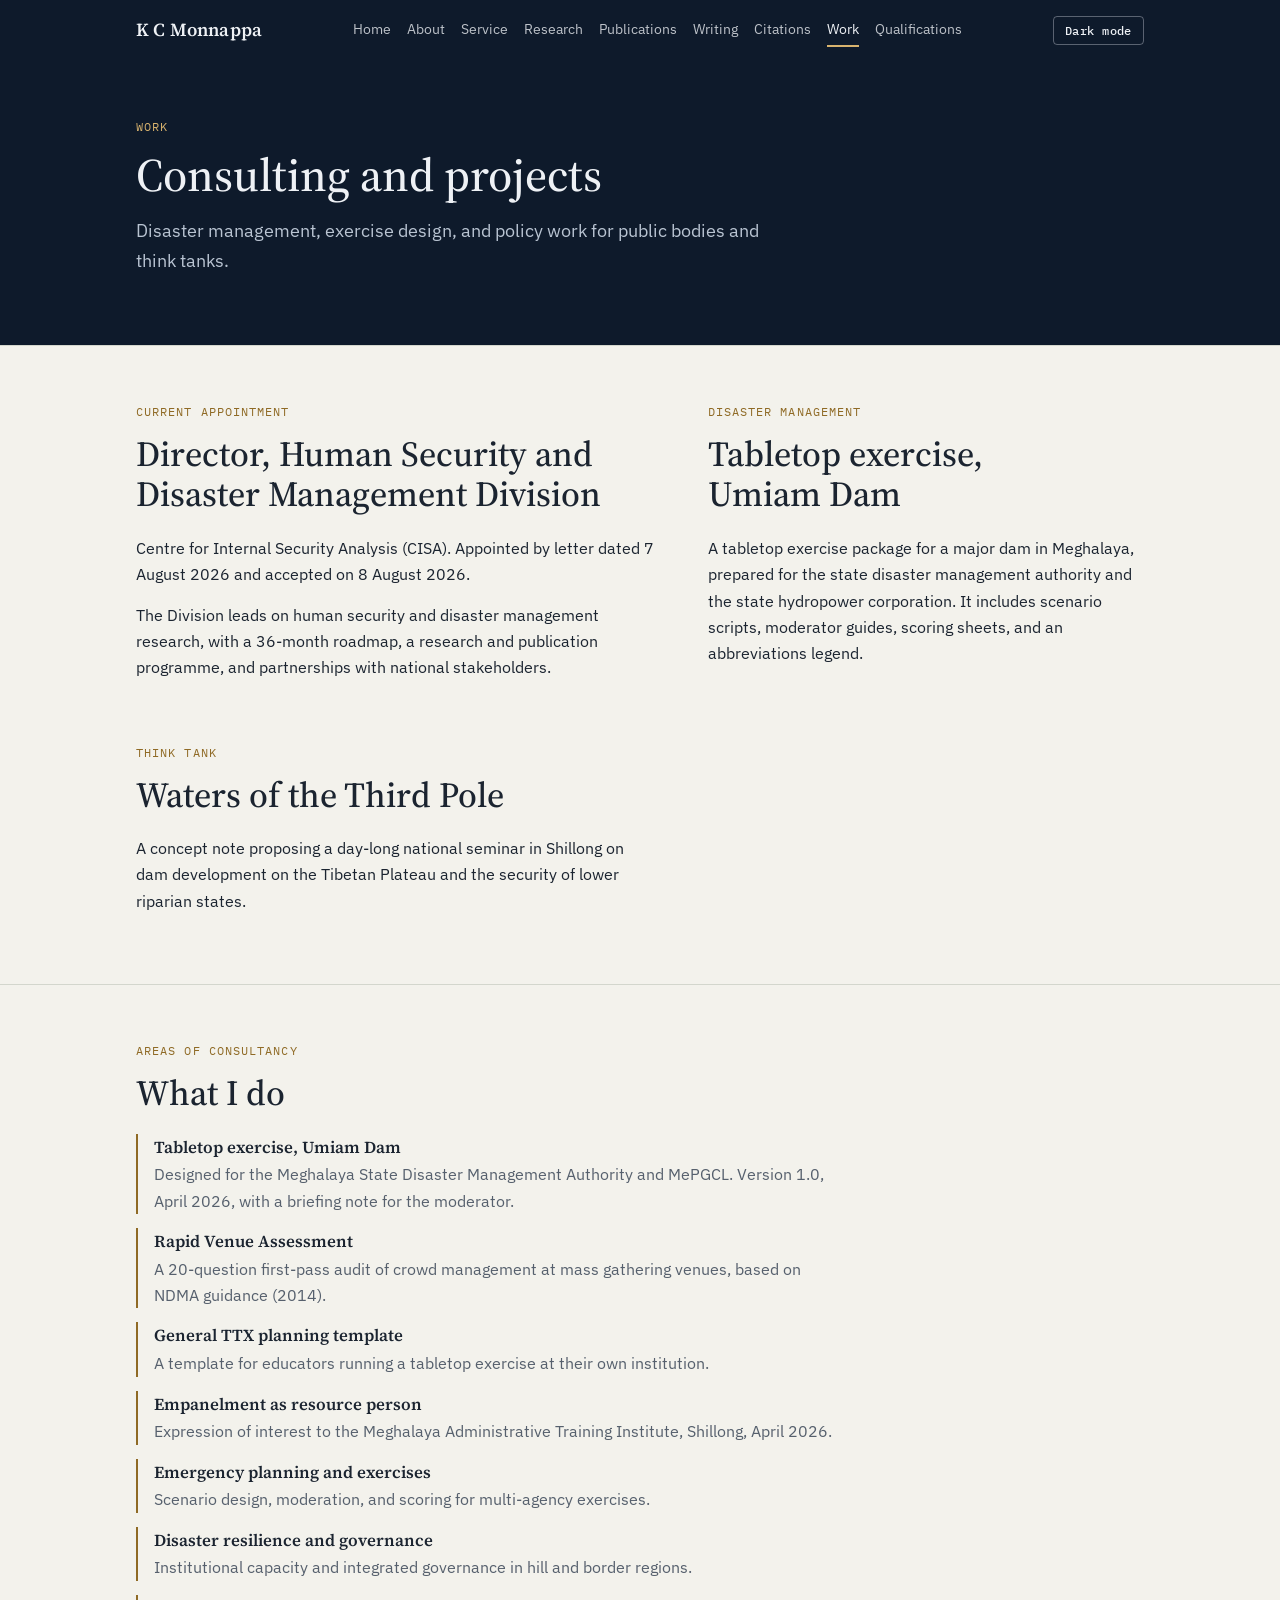
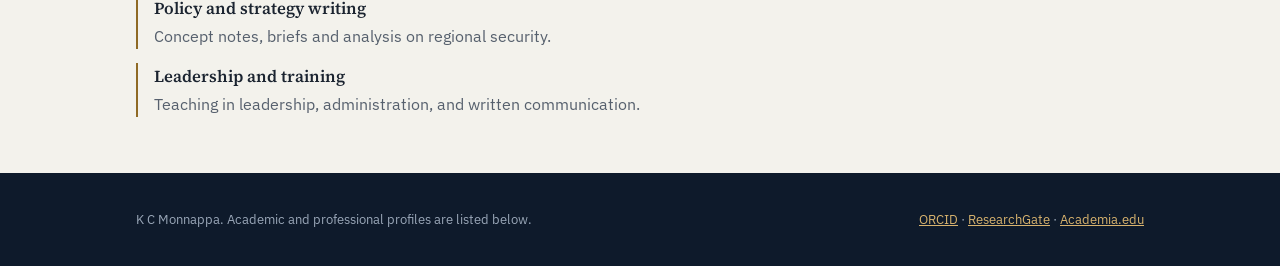
<file: work.html>
<!doctype html>
<html lang="en">
<head>
<meta charset="utf-8">
<meta name="viewport" content="width=device-width, initial-scale=1, viewport-fit=cover">
<meta name="claude:viewport-fit-sides" content="cover">
<title>Consulting and Projects</title>
<link rel="preconnect" href="https://fonts.gstatic.com" crossorigin>
<link rel="stylesheet" href="https://fonts.googleapis.com/css2?family=Source+Serif+4:opsz,wght@8..60,400;8..60,500;8..60,600&family=IBM+Plex+Sans:wght@400;500;600&family=IBM+Plex+Mono:wght@400;500&display=swap">
<style>
:root{
  --paper:#F3F2EC; --card:#FFFFFF; --band:#0E1A2B; --band-text:#EEF1F5;
  --text:#1B2430; --muted:#56606D; --rule:#D3D6CD; --accent:#8F6A25;
  color-scheme: light;
}
@media (prefers-color-scheme: dark){
  :root:not([data-theme="light"]){
    --paper:#0C1420; --card:#132034; --band:#060C15; --band-text:#E7ECF2;
    --text:#D9DFE7; --muted:#9AA7B8; --rule:#26364B; --accent:#D8B36E;
    color-scheme: dark;
  }
}
:root[data-theme="dark"]{
  --paper:#0C1420; --card:#132034; --band:#060C15; --band-text:#E7ECF2;
  --text:#D9DFE7; --muted:#9AA7B8; --rule:#26364B; --accent:#D8B36E;
  color-scheme: dark;
}
*{box-sizing:border-box}
html,body{margin:0}
body{background:var(--paper);color:var(--text);font-family:"IBM Plex Sans",system-ui,Arial,sans-serif;font-size:16px;line-height:1.65;-webkit-text-size-adjust:100%}
a{color:var(--accent)}
:focus-visible{outline:2px solid var(--accent);outline-offset:3px}
h1,h2,h3{font-family:"Source Serif 4",Georgia,"Times New Roman",serif;font-weight:500;line-height:1.15;text-wrap:balance;margin:0;color:var(--text)}
p{margin:0 0 14px;max-width:68ch}
.wrap{max-width:1040px;margin:0 auto;padding-inline:max(16px,env(safe-area-inset-left,0px)) max(16px,env(safe-area-inset-right,0px));}
.wrap > *{min-width:0}
.band{background:var(--band);color:var(--band-text)}
.band .wrap{padding-block:0}
.label{font-family:"IBM Plex Mono",ui-monospace,Menlo,monospace;font-size:12px;letter-spacing:.09em;text-transform:uppercase;color:var(--accent);display:block;margin-bottom:12px}
.band .label{color:#D8B36E}
section.block{padding-block:56px;border-top:1px solid var(--rule)}
section.block:first-of-type{border-top:0}
h2.sec{font-size:clamp(1.7rem,4vw,2.2rem);margin-bottom:20px}
.lede{font-size:1.15rem;line-height:1.6;color:var(--muted);max-width:60ch}

/* header */
.site-head{position:sticky;top:env(safe-area-inset-top,0px);z-index:5;background:var(--band);color:var(--band-text)}
.site-head .wrap{display:flex;align-items:center;justify-content:space-between;gap:14px;flex-wrap:wrap;padding-block:14px}
.brand{font-family:"Source Serif 4",Georgia,serif;font-size:1.15rem;font-weight:600;color:var(--band-text);text-decoration:none;letter-spacing:.01em}
.nav{display:flex;flex-wrap:wrap;gap:4px 16px}
.nav a{color:var(--band-text);opacity:.78;text-decoration:none;font-size:14px;padding:4px 0;border-bottom:2px solid transparent}
.nav a:hover{opacity:1}
.nav a[aria-current="page"]{opacity:1;border-bottom-color:#D8B36E}
.theme-btn{font:500 12px "IBM Plex Mono",monospace;letter-spacing:.04em;background:transparent;color:var(--band-text);border:1px solid rgba(231,236,242,.35);border-radius:4px;padding:6px 11px;cursor:pointer}

/* hero */
.hero{padding-block:64px}
.hero-grid{display:grid;grid-template-columns:minmax(0,1.35fr) minmax(0,1fr);gap:48px;align-items:center}
.hero h1{font-size:clamp(2.1rem,5.4vw,3.3rem);letter-spacing:-.01em;margin:10px 0 18px;color:var(--band-text)}
.hero .lede{color:#B9C4D2}
.hero .photo{width:100%;max-width:340px;justify-self:end;aspect-ratio:520/822;object-fit:cover;display:block;border:1px solid rgba(231,236,242,.18)}
.hero .status{display:flex;gap:10px;flex-wrap:wrap;margin-top:24px}
.tag{font:400 12px "IBM Plex Mono",monospace;border:1px solid rgba(231,236,242,.3);color:#D6DEE8;padding:4px 10px;border-radius:3px}
.tag.gold{border-color:#D8B36E;color:#D8B36E}

/* figures */
.figures{display:grid;grid-template-columns:repeat(auto-fit,minmax(min(100%,200px),1fr));gap:0;border-top:1px solid var(--rule);border-bottom:1px solid var(--rule)}
.figures > div{padding:22px 20px;border-left:1px solid var(--rule)}
.figures > div:first-child{border-left:0}
.figures .n{font-family:"Source Serif 4",Georgia,serif;font-size:2.4rem;line-height:1;color:var(--text);font-variant-numeric:tabular-nums}
.figures .t{font-size:13px;color:var(--muted);margin-top:8px}

/* cards */
.cards{display:grid;grid-template-columns:repeat(auto-fit,minmax(min(100%,260px),1fr));gap:18px}
.card{background:var(--card);border:1px solid var(--rule);padding:24px;display:flex;flex-direction:column;gap:10px;text-decoration:none;color:var(--text);min-width:0}
a.card:hover{border-color:var(--accent)}
.card h3{font-size:1.25rem}
.card p{margin:0;color:var(--muted);font-size:15px}
.card .more{margin-top:auto;font:500 12px "IBM Plex Mono",monospace;color:var(--accent);letter-spacing:.04em}

/* timeline */
.tl{list-style:none;margin:0;padding:0;border-left:1px solid var(--rule);display:grid;gap:0}
.tl li{position:relative;padding:4px 0 28px 28px}
.tl li::before{content:"";position:absolute;left:-5px;top:9px;width:9px;height:9px;background:var(--paper);border:2px solid var(--accent)}
.tl .yr{font:500 12px "IBM Plex Mono",monospace;color:var(--accent);letter-spacing:.04em}
.tl h3{font-size:1.25rem;margin:4px 0 8px}
.tl p{color:var(--muted);margin:0 0 8px}

/* details accordion */
.acc{display:grid;gap:10px}
.acc details{background:var(--card);border:1px solid var(--rule);padding:14px 18px}
.acc summary{cursor:pointer;font-family:"Source Serif 4",Georgia,serif;font-size:1.15rem;list-style:none;display:flex;justify-content:space-between;gap:12px}
.acc summary::-webkit-details-marker{display:none}
.acc summary::after{content:"+";font-family:"IBM Plex Mono",monospace;color:var(--accent)}
.acc details[open] summary::after{content:"-"}
.acc details p{margin:12px 0 0;color:var(--muted);font-size:15px}

/* publications */
.toolbar{display:grid;grid-template-columns:minmax(0,2fr) minmax(0,1fr) minmax(0,1fr);gap:12px;margin-bottom:12px}
.toolbar input,.toolbar select{width:100%;font:15px "IBM Plex Sans",sans-serif;color:var(--text);background:var(--card);border:1px solid var(--rule);padding:10px 12px;border-radius:0}
@media (max-width:720px){.toolbar{grid-template-columns:1fr}}
.count{font:12px "IBM Plex Mono",monospace;color:var(--muted);margin:6px 0 4px;letter-spacing:.03em}
.pubs{list-style:none;margin:0;padding:0}
.pubs li{border-top:1px solid var(--rule);padding:16px 0;display:grid;grid-template-columns:64px minmax(0,1fr);gap:4px 18px}
.pubs li:last-child{border-bottom:1px solid var(--rule)}
.pubs .y{font:500 13px "IBM Plex Mono",monospace;color:var(--accent);padding-top:3px}
.pubs .ti{font-family:"Source Serif 4",Georgia,serif;font-size:1.08rem;line-height:1.35;color:var(--text)}
.pubs .meta{font-size:13px;color:var(--muted);margin-top:6px;display:flex;flex-wrap:wrap;gap:6px 14px}
.pubs .st{font:500 11px "IBM Plex Mono",monospace;text-transform:uppercase;letter-spacing:.06em;padding:2px 7px;border:1px solid var(--rule);border-radius:2px}
.pubs .st.pub{border-color:var(--accent);color:var(--accent)}
.pubs[hidden]{display:none}
.bars{width:100%;height:auto;display:block;max-width:560px}
.bars text{fill:var(--muted);font:12px "IBM Plex Mono",monospace}
.bars .val{fill:var(--text)}
.bars rect{fill:var(--accent)}
.stat-row{display:flex;gap:28px;flex-wrap:wrap;margin:6px 0 26px}
.stat-row div{font-size:13px;color:var(--muted)}
.stat-row b{display:block;font:500 1.7rem "Source Serif 4",Georgia,serif;color:var(--text);font-variant-numeric:tabular-nums}
.profiles{display:flex;gap:12px;flex-wrap:wrap;margin-top:18px}
.profiles a{font:500 13px "IBM Plex Mono",monospace;border:1px solid var(--rule);padding:8px 12px;text-decoration:none;background:var(--card)}

/* lists */
.bullets{list-style:none;margin:0;padding:0;display:grid;gap:14px}
.bullets li{border-left:2px solid var(--accent);padding-left:16px;max-width:70ch}
.bullets b{display:block;font-family:"Source Serif 4",Georgia,serif;font-weight:600;font-size:1.05rem;color:var(--text)}
.bullets span{color:var(--muted)}
.two{display:grid;grid-template-columns:minmax(0,1.2fr) minmax(0,1fr);gap:48px}
@media (max-width:820px){.two,.hero-grid{grid-template-columns:minmax(0,1fr)}.hero .photo{justify-self:start}}
.chips{display:flex;flex-wrap:wrap;gap:8px;margin-bottom:18px}
.chip{font:500 12px "IBM Plex Mono",monospace;padding:7px 12px;border:1px solid var(--rule);background:var(--card);color:var(--text);cursor:pointer;border-radius:2px}
.chip[aria-pressed="true"]{background:var(--band);color:var(--band-text);border-color:var(--band)}

/* footer */
.site-foot{padding-block:36px;font-size:13px;color:#9AA7B8}
.site-foot a{color:#D8B36E}
.site-foot .wrap{display:flex;justify-content:space-between;gap:16px;flex-wrap:wrap}

@media (prefers-reduced-motion:reduce){*{transition:none!important;animation:none!important}}
[hidden]{display:none!important}
</style>
</head>
<body>
<header class="site-head">
  <div class="wrap">
    <a class="brand" href="index.html">K C Monnappa</a>
    <nav class="nav" aria-label="Main"><a href="index.html">Home</a><a href="about.html">About</a><a href="service.html">Service</a><a href="research.html">Research</a><a href="publications.html">Publications</a><a href="writing.html">Writing</a><a href="citations.html">Citations</a><a href="work.html" aria-current="page">Work</a><a href="qualifications.html">Qualifications</a></nav>
    <button class="theme-btn" id="themeToggle" type="button" aria-label="Switch colour theme">Dark mode</button>
  </div>
</header>
<main>

<section class="band"><div class="wrap" style="padding-block:56px">
  <span class="label">Work</span>
  <h1 style="font-size:clamp(2rem,4.8vw,2.9rem);color:var(--band-text)">Consulting and projects</h1>
  <p class="lede" style="color:#B9C4D2;margin-top:14px">Disaster management, exercise design, and policy work for public bodies and think tanks.</p>
</div></section>
<section class="block"><div class="wrap two">
  <div>
    <span class="label">Current appointment</span>
    <h2 class="sec">Director, Human Security and Disaster Management Division</h2>
    <p>Centre for Internal Security Analysis (CISA). Appointed by letter dated 7 August 2026 and accepted on 8 August 2026.</p>
    <p>The Division leads on human security and disaster management research, with a 36-month roadmap, a research and publication programme, and partnerships with national stakeholders.</p>
  </div>
  <div>
    <span class="label">Disaster management</span>
    <h2 class="sec">Tabletop exercise, Umiam Dam</h2>
    <p>A tabletop exercise package for a major dam in Meghalaya, prepared for the state disaster management authority and the state hydropower corporation. It includes scenario scripts, moderator guides, scoring sheets, and an abbreviations legend.</p>
  </div>
  <div>
    <span class="label">Think tank</span>
    <h2 class="sec">Waters of the Third Pole</h2>
    <p>A concept note proposing a day-long national seminar in Shillong on dam development on the Tibetan Plateau and the security of lower riparian states.</p>
  </div>
</div></section>
<section class="block"><div class="wrap">
  <span class="label">Areas of consultancy</span>
  <h2 class="sec">What I do</h2>
  <ul class="bullets">
    <li><b>Tabletop exercise, Umiam Dam</b><span>Designed for the Meghalaya State Disaster Management Authority and MePGCL. Version 1.0, April 2026, with a briefing note for the moderator.</span></li>
    <li><b>Rapid Venue Assessment</b><span>A 20-question first-pass audit of crowd management at mass gathering venues, based on NDMA guidance (2014).</span></li>
    <li><b>General TTX planning template</b><span>A template for educators running a tabletop exercise at their own institution.</span></li>
    <li><b>Empanelment as resource person</b><span>Expression of interest to the Meghalaya Administrative Training Institute, Shillong, April 2026.</span></li>
    <li><b>Emergency planning and exercises</b><span>Scenario design, moderation, and scoring for multi-agency exercises.</span></li>
    <li><b>Disaster resilience and governance</b><span>Institutional capacity and integrated governance in hill and border regions.</span></li>
    <li><b>Policy and strategy writing</b><span>Concept notes, briefs and analysis on regional security.</span></li>
    <li><b>Leadership and training</b><span>Teaching in leadership, administration, and written communication.</span></li>
  </ul>
</div></section>

</main>
<footer class="site-foot band">
  <div class="wrap">
    <span>K C Monnappa. Academic and professional profiles are listed below.</span>
    <span>
      <a href="https://orcid.org/0009-0003-9625-8953" target="_blank" rel="noopener">ORCID</a> &middot;
      <a href="https://www.researchgate.net/profile/Monnappa-K-C/research" target="_blank" rel="noopener">ResearchGate</a> &middot;
      <a href="https://nehu.academia.edu/Monnappakc" target="_blank" rel="noopener">Academia.edu</a>
    </span>
  </div>
</footer>
<script>
(function(){
  var root=document.documentElement, btn=document.getElementById('themeToggle');
  function isDark(){var e=root.getAttribute('data-theme'); if(e) return e==='dark';
    return !!(window.matchMedia&&window.matchMedia('(prefers-color-scheme: dark)').matches);}
  function sync(){ if(btn) btn.textContent = isDark() ? 'Light mode' : 'Dark mode'; }
  if(btn) btn.addEventListener('click',function(){var n=isDark()?'light':'dark';root.setAttribute('data-theme',n);try{localStorage.setItem('kcm-theme',n)}catch(e){} sync();});
  try{var s=localStorage.getItem('kcm-theme'); if(s==='light'||s==='dark') root.setAttribute('data-theme',s);}catch(e){}
  sync();
})();
</script>
</body>
</html>
</file>
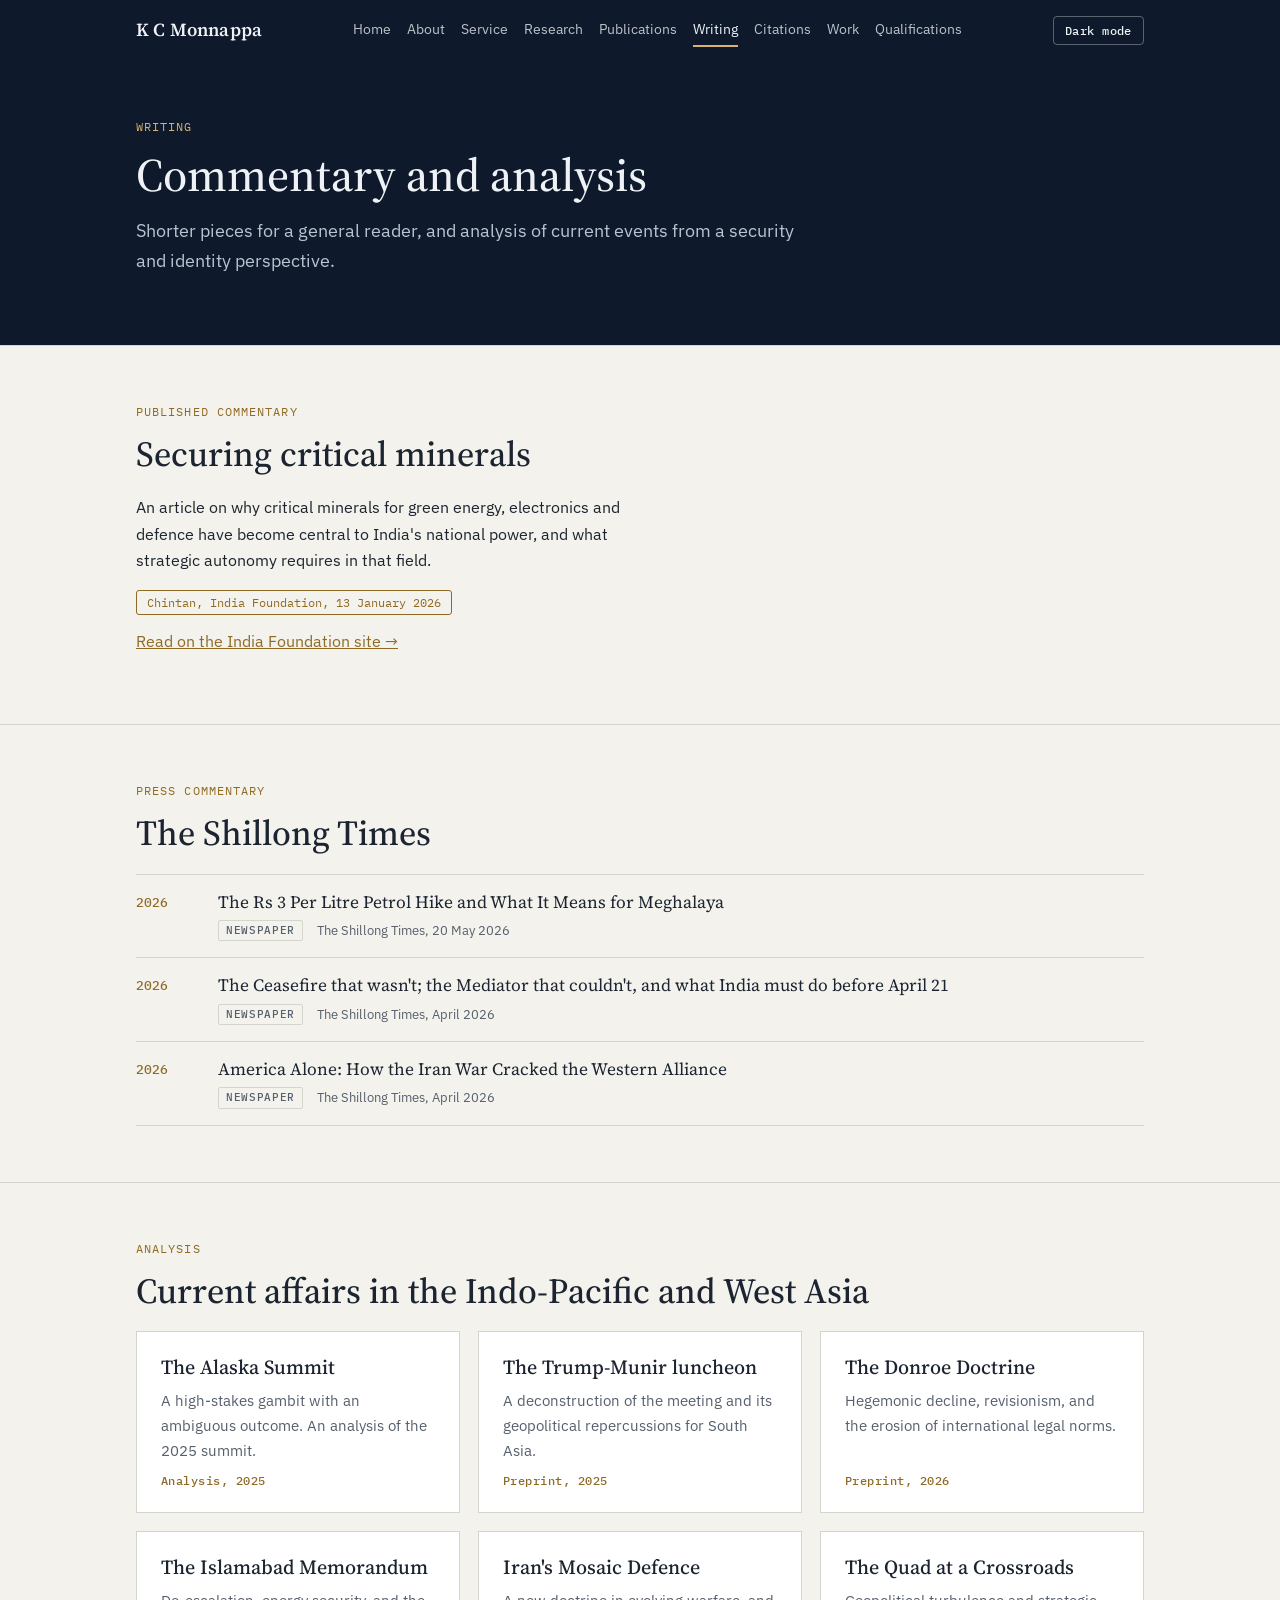
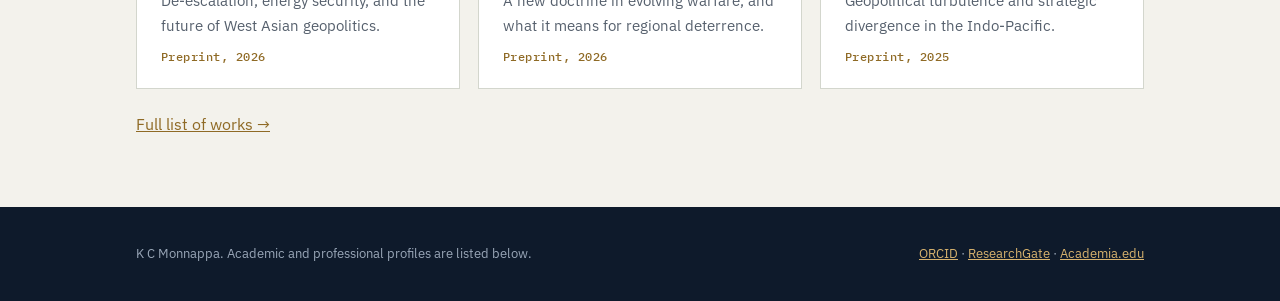
<file: writing.html>
<!doctype html>
<html lang="en">
<head>
<meta charset="utf-8">
<meta name="viewport" content="width=device-width, initial-scale=1, viewport-fit=cover">
<meta name="claude:viewport-fit-sides" content="cover">
<title>Writing</title>
<link rel="preconnect" href="https://fonts.gstatic.com" crossorigin>
<link rel="stylesheet" href="https://fonts.googleapis.com/css2?family=Source+Serif+4:opsz,wght@8..60,400;8..60,500;8..60,600&family=IBM+Plex+Sans:wght@400;500;600&family=IBM+Plex+Mono:wght@400;500&display=swap">
<style>
:root{
  --paper:#F3F2EC; --card:#FFFFFF; --band:#0E1A2B; --band-text:#EEF1F5;
  --text:#1B2430; --muted:#56606D; --rule:#D3D6CD; --accent:#8F6A25;
  color-scheme: light;
}
@media (prefers-color-scheme: dark){
  :root:not([data-theme="light"]){
    --paper:#0C1420; --card:#132034; --band:#060C15; --band-text:#E7ECF2;
    --text:#D9DFE7; --muted:#9AA7B8; --rule:#26364B; --accent:#D8B36E;
    color-scheme: dark;
  }
}
:root[data-theme="dark"]{
  --paper:#0C1420; --card:#132034; --band:#060C15; --band-text:#E7ECF2;
  --text:#D9DFE7; --muted:#9AA7B8; --rule:#26364B; --accent:#D8B36E;
  color-scheme: dark;
}
*{box-sizing:border-box}
html,body{margin:0}
body{background:var(--paper);color:var(--text);font-family:"IBM Plex Sans",system-ui,Arial,sans-serif;font-size:16px;line-height:1.65;-webkit-text-size-adjust:100%}
a{color:var(--accent)}
:focus-visible{outline:2px solid var(--accent);outline-offset:3px}
h1,h2,h3{font-family:"Source Serif 4",Georgia,"Times New Roman",serif;font-weight:500;line-height:1.15;text-wrap:balance;margin:0;color:var(--text)}
p{margin:0 0 14px;max-width:68ch}
.wrap{max-width:1040px;margin:0 auto;padding-inline:max(16px,env(safe-area-inset-left,0px)) max(16px,env(safe-area-inset-right,0px));}
.wrap > *{min-width:0}
.band{background:var(--band);color:var(--band-text)}
.band .wrap{padding-block:0}
.label{font-family:"IBM Plex Mono",ui-monospace,Menlo,monospace;font-size:12px;letter-spacing:.09em;text-transform:uppercase;color:var(--accent);display:block;margin-bottom:12px}
.band .label{color:#D8B36E}
section.block{padding-block:56px;border-top:1px solid var(--rule)}
section.block:first-of-type{border-top:0}
h2.sec{font-size:clamp(1.7rem,4vw,2.2rem);margin-bottom:20px}
.lede{font-size:1.15rem;line-height:1.6;color:var(--muted);max-width:60ch}

/* header */
.site-head{position:sticky;top:env(safe-area-inset-top,0px);z-index:5;background:var(--band);color:var(--band-text)}
.site-head .wrap{display:flex;align-items:center;justify-content:space-between;gap:14px;flex-wrap:wrap;padding-block:14px}
.brand{font-family:"Source Serif 4",Georgia,serif;font-size:1.15rem;font-weight:600;color:var(--band-text);text-decoration:none;letter-spacing:.01em}
.nav{display:flex;flex-wrap:wrap;gap:4px 16px}
.nav a{color:var(--band-text);opacity:.78;text-decoration:none;font-size:14px;padding:4px 0;border-bottom:2px solid transparent}
.nav a:hover{opacity:1}
.nav a[aria-current="page"]{opacity:1;border-bottom-color:#D8B36E}
.theme-btn{font:500 12px "IBM Plex Mono",monospace;letter-spacing:.04em;background:transparent;color:var(--band-text);border:1px solid rgba(231,236,242,.35);border-radius:4px;padding:6px 11px;cursor:pointer}

/* hero */
.hero{padding-block:64px}
.hero-grid{display:grid;grid-template-columns:minmax(0,1.35fr) minmax(0,1fr);gap:48px;align-items:center}
.hero h1{font-size:clamp(2.1rem,5.4vw,3.3rem);letter-spacing:-.01em;margin:10px 0 18px;color:var(--band-text)}
.hero .lede{color:#B9C4D2}
.hero .photo{width:100%;max-width:340px;justify-self:end;aspect-ratio:520/822;object-fit:cover;display:block;border:1px solid rgba(231,236,242,.18)}
.hero .status{display:flex;gap:10px;flex-wrap:wrap;margin-top:24px}
.tag{font:400 12px "IBM Plex Mono",monospace;border:1px solid rgba(231,236,242,.3);color:#D6DEE8;padding:4px 10px;border-radius:3px}
.tag.gold{border-color:#D8B36E;color:#D8B36E}

/* figures */
.figures{display:grid;grid-template-columns:repeat(auto-fit,minmax(min(100%,200px),1fr));gap:0;border-top:1px solid var(--rule);border-bottom:1px solid var(--rule)}
.figures > div{padding:22px 20px;border-left:1px solid var(--rule)}
.figures > div:first-child{border-left:0}
.figures .n{font-family:"Source Serif 4",Georgia,serif;font-size:2.4rem;line-height:1;color:var(--text);font-variant-numeric:tabular-nums}
.figures .t{font-size:13px;color:var(--muted);margin-top:8px}

/* cards */
.cards{display:grid;grid-template-columns:repeat(auto-fit,minmax(min(100%,260px),1fr));gap:18px}
.card{background:var(--card);border:1px solid var(--rule);padding:24px;display:flex;flex-direction:column;gap:10px;text-decoration:none;color:var(--text);min-width:0}
a.card:hover{border-color:var(--accent)}
.card h3{font-size:1.25rem}
.card p{margin:0;color:var(--muted);font-size:15px}
.card .more{margin-top:auto;font:500 12px "IBM Plex Mono",monospace;color:var(--accent);letter-spacing:.04em}

/* timeline */
.tl{list-style:none;margin:0;padding:0;border-left:1px solid var(--rule);display:grid;gap:0}
.tl li{position:relative;padding:4px 0 28px 28px}
.tl li::before{content:"";position:absolute;left:-5px;top:9px;width:9px;height:9px;background:var(--paper);border:2px solid var(--accent)}
.tl .yr{font:500 12px "IBM Plex Mono",monospace;color:var(--accent);letter-spacing:.04em}
.tl h3{font-size:1.25rem;margin:4px 0 8px}
.tl p{color:var(--muted);margin:0 0 8px}

/* details accordion */
.acc{display:grid;gap:10px}
.acc details{background:var(--card);border:1px solid var(--rule);padding:14px 18px}
.acc summary{cursor:pointer;font-family:"Source Serif 4",Georgia,serif;font-size:1.15rem;list-style:none;display:flex;justify-content:space-between;gap:12px}
.acc summary::-webkit-details-marker{display:none}
.acc summary::after{content:"+";font-family:"IBM Plex Mono",monospace;color:var(--accent)}
.acc details[open] summary::after{content:"-"}
.acc details p{margin:12px 0 0;color:var(--muted);font-size:15px}

/* publications */
.toolbar{display:grid;grid-template-columns:minmax(0,2fr) minmax(0,1fr) minmax(0,1fr);gap:12px;margin-bottom:12px}
.toolbar input,.toolbar select{width:100%;font:15px "IBM Plex Sans",sans-serif;color:var(--text);background:var(--card);border:1px solid var(--rule);padding:10px 12px;border-radius:0}
@media (max-width:720px){.toolbar{grid-template-columns:1fr}}
.count{font:12px "IBM Plex Mono",monospace;color:var(--muted);margin:6px 0 4px;letter-spacing:.03em}
.pubs{list-style:none;margin:0;padding:0}
.pubs li{border-top:1px solid var(--rule);padding:16px 0;display:grid;grid-template-columns:64px minmax(0,1fr);gap:4px 18px}
.pubs li:last-child{border-bottom:1px solid var(--rule)}
.pubs .y{font:500 13px "IBM Plex Mono",monospace;color:var(--accent);padding-top:3px}
.pubs .ti{font-family:"Source Serif 4",Georgia,serif;font-size:1.08rem;line-height:1.35;color:var(--text)}
.pubs .meta{font-size:13px;color:var(--muted);margin-top:6px;display:flex;flex-wrap:wrap;gap:6px 14px}
.pubs .st{font:500 11px "IBM Plex Mono",monospace;text-transform:uppercase;letter-spacing:.06em;padding:2px 7px;border:1px solid var(--rule);border-radius:2px}
.pubs .st.pub{border-color:var(--accent);color:var(--accent)}
.pubs[hidden]{display:none}
.bars{width:100%;height:auto;display:block;max-width:560px}
.bars text{fill:var(--muted);font:12px "IBM Plex Mono",monospace}
.bars .val{fill:var(--text)}
.bars rect{fill:var(--accent)}
.stat-row{display:flex;gap:28px;flex-wrap:wrap;margin:6px 0 26px}
.stat-row div{font-size:13px;color:var(--muted)}
.stat-row b{display:block;font:500 1.7rem "Source Serif 4",Georgia,serif;color:var(--text);font-variant-numeric:tabular-nums}
.profiles{display:flex;gap:12px;flex-wrap:wrap;margin-top:18px}
.profiles a{font:500 13px "IBM Plex Mono",monospace;border:1px solid var(--rule);padding:8px 12px;text-decoration:none;background:var(--card)}

/* lists */
.bullets{list-style:none;margin:0;padding:0;display:grid;gap:14px}
.bullets li{border-left:2px solid var(--accent);padding-left:16px;max-width:70ch}
.bullets b{display:block;font-family:"Source Serif 4",Georgia,serif;font-weight:600;font-size:1.05rem;color:var(--text)}
.bullets span{color:var(--muted)}
.two{display:grid;grid-template-columns:minmax(0,1.2fr) minmax(0,1fr);gap:48px}
@media (max-width:820px){.two,.hero-grid{grid-template-columns:minmax(0,1fr)}.hero .photo{justify-self:start}}
.chips{display:flex;flex-wrap:wrap;gap:8px;margin-bottom:18px}
.chip{font:500 12px "IBM Plex Mono",monospace;padding:7px 12px;border:1px solid var(--rule);background:var(--card);color:var(--text);cursor:pointer;border-radius:2px}
.chip[aria-pressed="true"]{background:var(--band);color:var(--band-text);border-color:var(--band)}

/* footer */
.site-foot{padding-block:36px;font-size:13px;color:#9AA7B8}
.site-foot a{color:#D8B36E}
.site-foot .wrap{display:flex;justify-content:space-between;gap:16px;flex-wrap:wrap}

@media (prefers-reduced-motion:reduce){*{transition:none!important;animation:none!important}}
[hidden]{display:none!important}
</style>
</head>
<body>
<header class="site-head">
  <div class="wrap">
    <a class="brand" href="index.html">K C Monnappa</a>
    <nav class="nav" aria-label="Main"><a href="index.html">Home</a><a href="about.html">About</a><a href="service.html">Service</a><a href="research.html">Research</a><a href="publications.html">Publications</a><a href="writing.html" aria-current="page">Writing</a><a href="citations.html">Citations</a><a href="work.html">Work</a><a href="qualifications.html">Qualifications</a></nav>
    <button class="theme-btn" id="themeToggle" type="button" aria-label="Switch colour theme">Dark mode</button>
  </div>
</header>
<main>

<section class="band"><div class="wrap" style="padding-block:56px">
  <span class="label">Writing</span>
  <h1 style="font-size:clamp(2rem,4.8vw,2.9rem);color:var(--band-text)">Commentary and analysis</h1>
  <p class="lede" style="color:#B9C4D2;margin-top:14px">Shorter pieces for a general reader, and analysis of current events from a security and identity perspective.</p>
</div></section>
<section class="block"><div class="wrap">
  <span class="label">Published commentary</span>
  <h2 class="sec">Securing critical minerals</h2>
  <div class="two">
    <div>
      <p>An article on why critical minerals for green energy, electronics and defence have become central to India's national power, and what strategic autonomy requires in that field.</p>
      <p><span class="tag" style="color:var(--accent);border-color:var(--accent)">Chintan, India Foundation, 13 January 2026</span></p>
      <p><a href="https://chintan.indiafoundation.in/author/k-c-monnappa/" target="_blank" rel="noopener">Read on the India Foundation site &rarr;</a></p>
    </div>
  </div>
</div></section>
<section class="block"><div class="wrap">
  <span class="label">Press commentary</span>
  <h2 class="sec">The Shillong Times</h2>
  <ul class="pubs" style="border-bottom:0">
    <li><span class="y">2026</span><div><div class="ti">The Rs 3 Per Litre Petrol Hike and What It Means for Meghalaya</div><div class="meta"><span class="st">Newspaper</span><span>The Shillong Times, 20 May 2026</span></div></div></li>
    <li><span class="y">2026</span><div><div class="ti">The Ceasefire that wasn't; the Mediator that couldn't, and what India must do before April 21</div><div class="meta"><span class="st">Newspaper</span><span>The Shillong Times, April 2026</span></div></div></li>
    <li><span class="y">2026</span><div><div class="ti">America Alone: How the Iran War Cracked the Western Alliance</div><div class="meta"><span class="st">Newspaper</span><span>The Shillong Times, April 2026</span></div></div></li>
  </ul>
</div></section>
<section class="block"><div class="wrap">
  <span class="label">Analysis</span>
  <h2 class="sec">Current affairs in the Indo-Pacific and West Asia</h2>
  <div class="cards">
    <div class="card"><h3>The Alaska Summit</h3><p>A high-stakes gambit with an ambiguous outcome. An analysis of the 2025 summit.</p><span class="more">Analysis, 2025</span></div>
    <div class="card"><h3>The Trump-Munir luncheon</h3><p>A deconstruction of the meeting and its geopolitical repercussions for South Asia.</p><span class="more">Preprint, 2025</span></div>
    <div class="card"><h3>The Donroe Doctrine</h3><p>Hegemonic decline, revisionism, and the erosion of international legal norms.</p><span class="more">Preprint, 2026</span></div>
    <div class="card"><h3>The Islamabad Memorandum</h3><p>De-escalation, energy security, and the future of West Asian geopolitics.</p><span class="more">Preprint, 2026</span></div>
    <div class="card"><h3>Iran's Mosaic Defence</h3><p>A new doctrine in evolving warfare, and what it means for regional deterrence.</p><span class="more">Preprint, 2026</span></div>
    <div class="card"><h3>The Quad at a Crossroads</h3><p>Geopolitical turbulence and strategic divergence in the Indo-Pacific.</p><span class="more">Preprint, 2025</span></div>
  </div>
  <p style="margin-top:22px"><a href="publications.html">Full list of works &rarr;</a></p>
</div></section>

</main>
<footer class="site-foot band">
  <div class="wrap">
    <span>K C Monnappa. Academic and professional profiles are listed below.</span>
    <span>
      <a href="https://orcid.org/0009-0003-9625-8953" target="_blank" rel="noopener">ORCID</a> &middot;
      <a href="https://www.researchgate.net/profile/Monnappa-K-C/research" target="_blank" rel="noopener">ResearchGate</a> &middot;
      <a href="https://nehu.academia.edu/Monnappakc" target="_blank" rel="noopener">Academia.edu</a>
    </span>
  </div>
</footer>
<script>
(function(){
  var root=document.documentElement, btn=document.getElementById('themeToggle');
  function isDark(){var e=root.getAttribute('data-theme'); if(e) return e==='dark';
    return !!(window.matchMedia&&window.matchMedia('(prefers-color-scheme: dark)').matches);}
  function sync(){ if(btn) btn.textContent = isDark() ? 'Light mode' : 'Dark mode'; }
  if(btn) btn.addEventListener('click',function(){var n=isDark()?'light':'dark';root.setAttribute('data-theme',n);try{localStorage.setItem('kcm-theme',n)}catch(e){} sync();});
  try{var s=localStorage.getItem('kcm-theme'); if(s==='light'||s==='dark') root.setAttribute('data-theme',s);}catch(e){}
  sync();
})();
</script>
</body>
</html>
</file>
